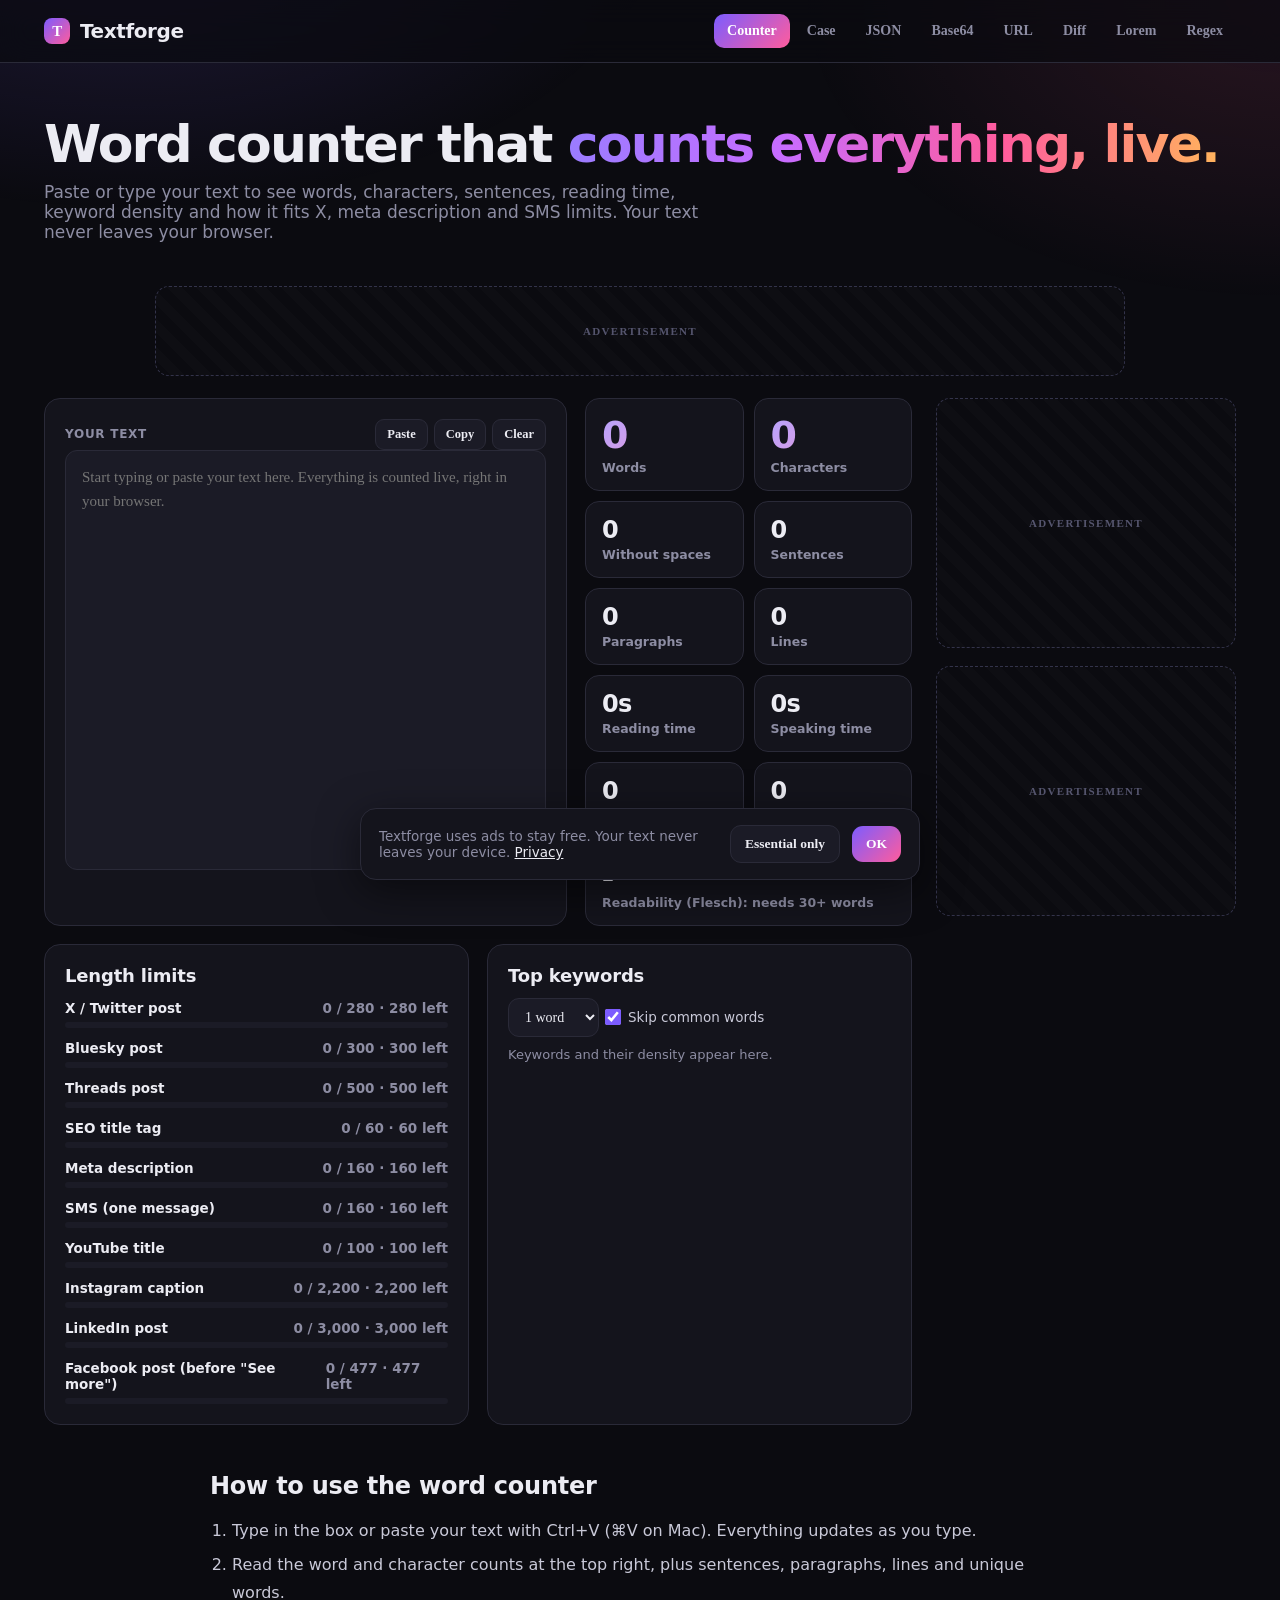
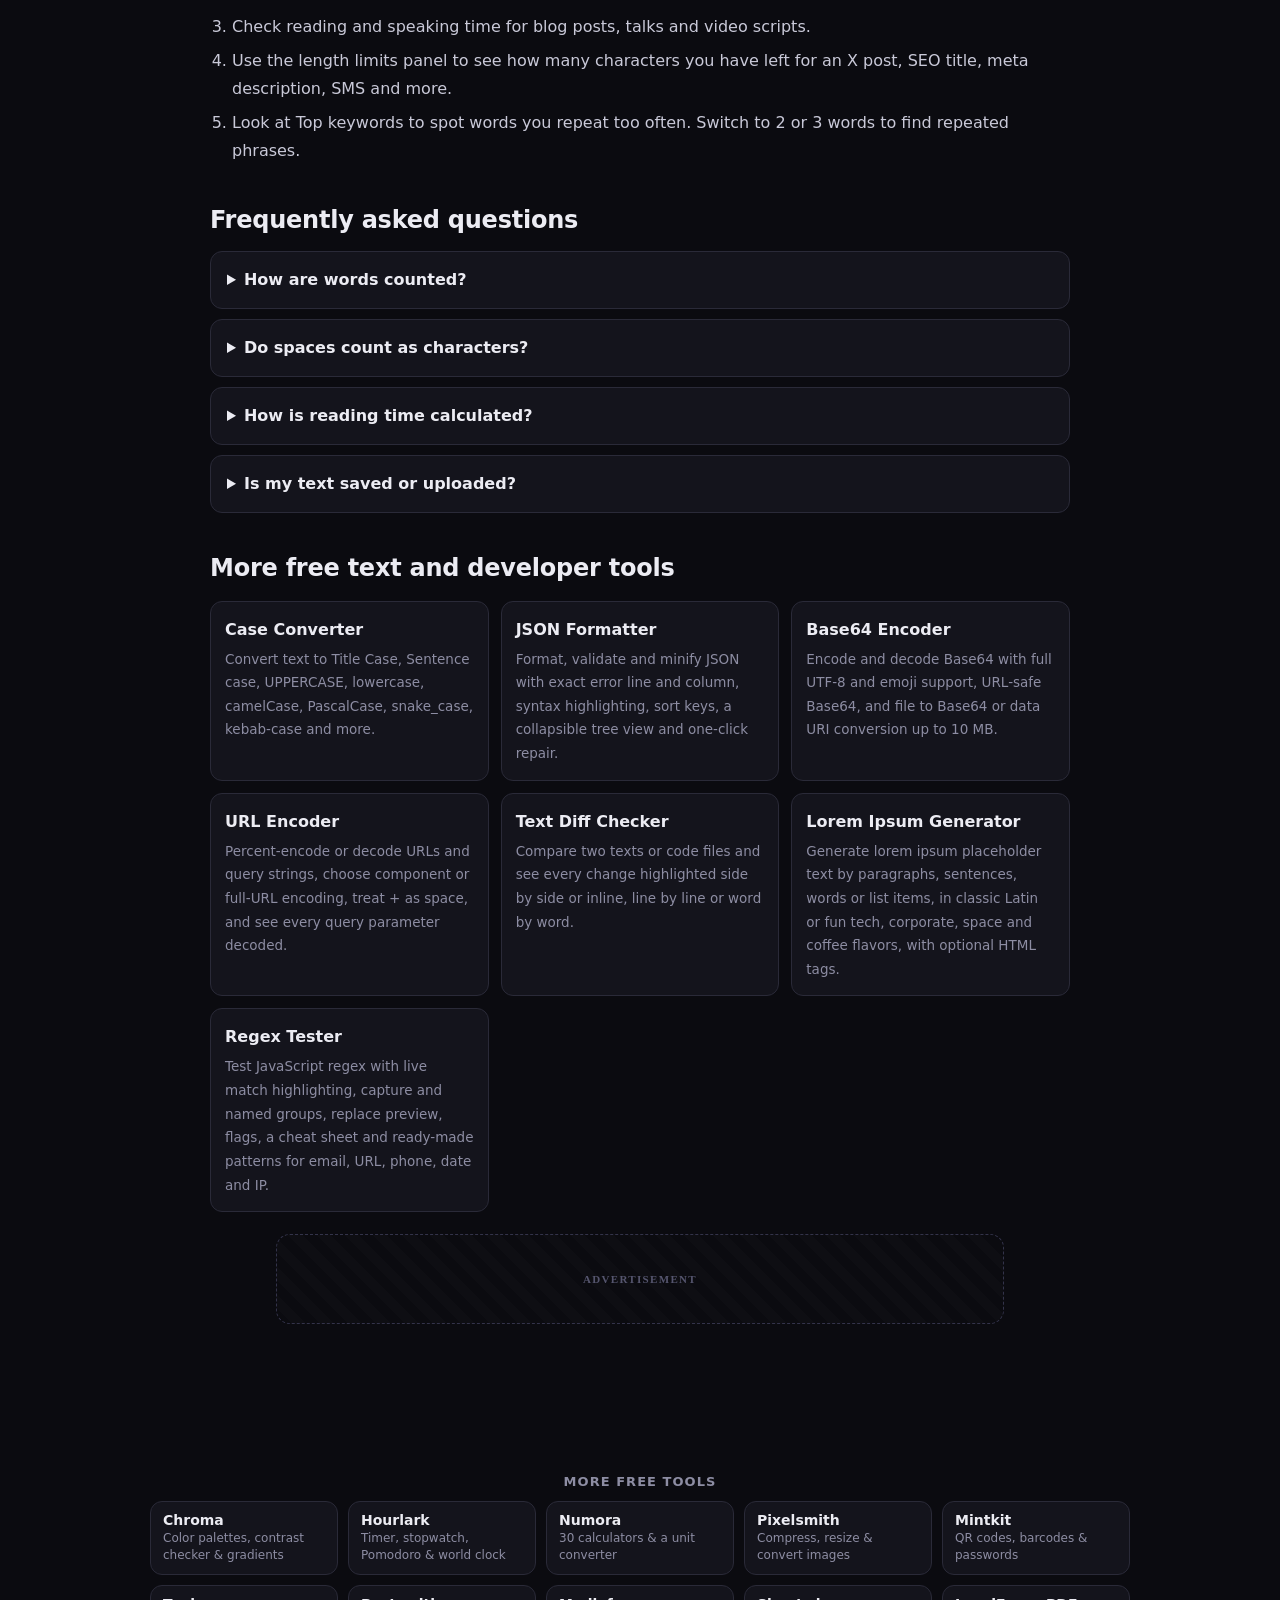
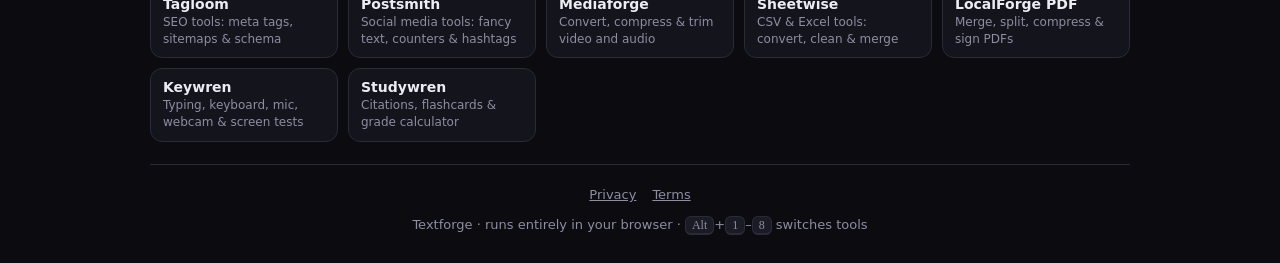
<file: index.html>
<!DOCTYPE html>
<html lang="en">
<head>
<meta charset="UTF-8">
<meta http-equiv="Content-Security-Policy" content="default-src 'self'; script-src 'self'; style-src 'self' 'unsafe-inline' https://fonts.googleapis.com; font-src https://fonts.gstatic.com; img-src 'self' data: blob:; connect-src 'self'; worker-src 'self'; object-src 'none'; base-uri 'self'; form-action 'none'; upgrade-insecure-requests">
<meta name="referrer" content="strict-origin-when-cross-origin">
<meta name="viewport" content="width=device-width, initial-scale=1.0">
<title>Word Counter: Free Character, Sentence &amp; Reading Time Counter | Textforge</title>
<meta name="description" content="Count words, characters, sentences, paragraphs and lines as you type. See reading time, keyword density and X, SEO and SMS length limits. Free and private.">
<meta name="theme-color" content="#0b0b10">
<link rel="canonical" href="https://cinch2108.github.io/textforge/">
<link rel="icon" href="data:image/svg+xml,%3Csvg xmlns='http://www.w3.org/2000/svg' viewBox='0 0 32 32'%3E%3Cdefs%3E%3ClinearGradient id='g' x1='0' y1='0' x2='1' y2='1'%3E%3Cstop offset='0' stop-color='%237c5cff'/%3E%3Cstop offset='1' stop-color='%23ff5c9d'/%3E%3C/linearGradient%3E%3C/defs%3E%3Crect width='32' height='32' rx='9' fill='url(%23g)'/%3E%3Cpath d='M9 10h14M16 10v13' stroke='%23fff' stroke-width='3.2' stroke-linecap='round'/%3E%3C/svg%3E">
<meta property="og:type" content="website">
<meta property="og:site_name" content="Textforge">
<meta property="og:title" content="Word Counter: Free Character, Sentence &amp; Reading Time Counter | Textforge">
<meta property="og:description" content="Count words, characters, sentences, paragraphs and lines as you type. See reading time, keyword density and X, SEO and SMS length limits. Free and private.">
<meta property="og:url" content="https://cinch2108.github.io/textforge/">
<meta name="twitter:card" content="summary_large_image">
<meta name="twitter:title" content="Word Counter: Free Character, Sentence &amp; Reading Time Counter | Textforge">
<meta name="twitter:description" content="Count words, characters, sentences, paragraphs and lines as you type. See reading time, keyword density and X, SEO and SMS length limits. Free and private.">
<script type="application/ld+json">{"@context":"https://schema.org","@type":"WebApplication","name":"Textforge","applicationCategory":"DeveloperApplication","operatingSystem":"Any","browserRequirements":"Requires JavaScript","offers":{"@type":"Offer","price":"0","priceCurrency":"USD"},"description":"Free word counter, case converter, JSON formatter and validator, Base64 and URL encoder, text diff checker, lorem ipsum generator and regex tester that run entirely in your browser."}</script>

<link rel="preconnect" href="https://fonts.googleapis.com">
<link rel="preconnect" href="https://fonts.gstatic.com" crossorigin>
<link href="https://fonts.googleapis.com/css2?family=Inter:wght@400;500;600;700;800&family=JetBrains+Mono:wght@400;500;600&display=swap" rel="stylesheet">
<link rel="stylesheet" href="styles.css">
<script type="application/ld+json">{"@context": "https://schema.org", "@type": "FAQPage", "mainEntity": [{"@type": "Question", "name": "How are words counted?", "acceptedAnswer": {"@type": "Answer", "text": "A word is any run of letters or numbers, so contractions like “don’t” and hyphenated words like “well-known” count as one word, the same way Microsoft Word counts them. Chinese, Japanese and Thai text is split into words using your browser’s built-in language rules."}}, {"@type": "Question", "name": "Do spaces count as characters?", "acceptedAnswer": {"@type": "Answer", "text": "Yes, the main character count includes spaces and punctuation, which is how X, Google and most forms count. The “Without spaces” figure leaves out all spaces, tabs and line breaks. Emoji and accented letters count as one character each."}}, {"@type": "Question", "name": "How is reading time calculated?", "acceptedAnswer": {"@type": "Answer", "text": "Reading time assumes an average silent reading speed of 238 words per minute, and speaking time assumes 150 words per minute, which is a comfortable pace for presentations and voiceovers."}}, {"@type": "Question", "name": "Is my text saved or uploaded?", "acceptedAnswer": {"@type": "Answer", "text": "No. All counting happens in your browser. Nothing you type is sent to a server or stored, so it is safe for private documents."}}]}</script>
<script type="application/ld+json">{"@context": "https://schema.org", "@type": "BreadcrumbList", "itemListElement": [{"@type": "ListItem", "position": 1, "name": "Textforge", "item": "https://cinch2108.github.io/textforge/"}]}</script>
</head>
<body data-view="count" data-page="count" data-home="1">
<a class="skip" href="#main">Skip to tool</a>
<header><div class="nav">
  <a class="logo" href="./" aria-label="Textforge home" style="color:inherit;text-decoration:none"><i></i>Textforge</a>
  <nav class="tabs" id="tabs" aria-label="Tools"><a class="tab active" data-p="count" data-v="count" data-name="Word Counter" href="./" aria-current="page" title="Word Counter (Alt+1)">Counter</a><a class="tab" data-p="case" data-v="case" data-name="Case Converter" href="case-converter/" title="Case Converter (Alt+2)">Case</a><a class="tab" data-p="json" data-v="json" data-name="JSON Formatter" href="json-formatter/" title="JSON Formatter (Alt+3)">JSON</a><a class="tab" data-p="b64" data-v="encode" data-name="Base64 Encoder" href="base64-encode-decode/" title="Base64 Encoder (Alt+4)">Base64</a><a class="tab" data-p="url" data-v="encode" data-name="URL Encoder" href="url-encode-decode/" title="URL Encoder (Alt+5)">URL</a><a class="tab" data-p="diff" data-v="diff" data-name="Text Diff Checker" href="text-diff/" title="Text Diff Checker (Alt+6)">Diff</a><a class="tab" data-p="lorem" data-v="lorem" data-name="Lorem Ipsum Generator" href="lorem-ipsum-generator/" title="Lorem Ipsum Generator (Alt+7)">Lorem</a><a class="tab" data-p="regex" data-v="regex" data-name="Regex Tester" href="regex-tester/" title="Regex Tester (Alt+8)">Regex</a></nav>
</div></header>

<main id="main">
<section class="hero">
  <h1>Word counter that <span>counts everything, live.</span></h1>
  <p>Paste or type your text to see words, characters, sentences, reading time, keyword density and how it fits X, meta description and SMS limits. Your text never leaves your browser.</p>
  <div id="resume" class="resume" hidden></div>
</section>
<!-- AD SLOT: top leaderboard 970x90 (responsive). Paste ad unit inside. -->
<div class="ad ad-leader" id="ad-top" data-ad-slot="top" aria-label="Advertisement"></div>
<div class="layout"><div class="content">

<!-- WORD COUNTER -->
<section class="view active" id="v-count" aria-label="Word and character counter">
  <div class="split">
    <div class="card">
      <div class="row between"><label class="lbl" for="cnt-in" style="margin:0">Your text</label>
        <div class="row tight"><button class="btn sm" data-act="paste" data-target="cnt-in">Paste</button><button class="btn sm" data-act="copy-el" data-target="cnt-in">Copy</button><button class="btn sm" data-act="clear" data-target="cnt-in">Clear</button></div></div>
      <textarea id="cnt-in" class="ta tall" maxlength="2000000" spellcheck="true" placeholder="Start typing or paste your text here. Everything is counted live, right in your browser."></textarea>
    </div>
    <div class="stats" id="cnt-stats">
      <div class="stat hero-stat"><b data-k="words">0</b><span>Words</span></div>
      <div class="stat hero-stat"><b data-k="chars">0</b><span>Characters</span></div>
      <div class="stat"><b data-k="nospace">0</b><span>Without spaces</span></div>
      <div class="stat"><b data-k="sentences">0</b><span>Sentences</span></div>
      <div class="stat"><b data-k="paras">0</b><span>Paragraphs</span></div>
      <div class="stat"><b data-k="lines">0</b><span>Lines</span></div>
      <div class="stat"><b data-k="read">0s</b><span>Reading time</span></div>
      <div class="stat"><b data-k="speak">0s</b><span>Speaking time</span></div>
      <div class="stat"><b data-k="unique">0</b><span>Unique words</span></div>
      <div class="stat"><b data-k="avg">0</b><span>Avg word length</span></div>
      <div class="stat wide"><b data-k="flesch">–</b><span data-k="fleschlbl">Readability (Flesch)</span></div>
    </div>
  </div>
  <div class="grid2 mt">
    <div class="card"><h2>Length limits</h2><div class="limits" id="cnt-limits"></div></div>
    <div class="card">
      <div class="row between"><h2 style="margin:0">Top keywords</h2>
        <div class="row tight"><select id="kw-n" aria-label="Phrase length"><option value="1">1 word</option><option value="2">2 words</option><option value="3">3 words</option></select>
        <label class="check"><input type="checkbox" id="kw-stop" checked> Skip common words</label></div></div>
      <div class="kw mt2" id="cnt-kw"><p class="hint">Keywords and their density appear here.</p></div>
    </div>
  </div>
</section>

<!-- CASE CONVERTER -->
<section class="view" id="v-case" aria-label="Case converter">
  <div class="card">
    <label class="lbl">Change case</label>
    <div class="chipbar" id="case-btns">
      <button class="btn" data-case="upper">UPPERCASE</button><button class="btn" data-case="lower">lowercase</button>
      <button class="btn" data-case="title">Title Case</button><button class="btn" data-case="sentence">Sentence case</button>
      <button class="btn" data-case="camel">camelCase</button><button class="btn" data-case="pascal">PascalCase</button>
      <button class="btn" data-case="snake">snake_case</button><button class="btn" data-case="kebab">kebab-case</button>
      <button class="btn" data-case="constant">CONSTANT_CASE</button><button class="btn" data-case="dot">dot.case</button>
      <button class="btn" data-case="alternating">aLtErNaTiNg</button><button class="btn" data-case="inverse">iNVERSE</button>
    </div>
    <label class="lbl mt2">Clean up</label>
    <div class="chipbar">
      <button class="btn" data-case="trim">Trim &amp; remove extra spaces</button><button class="btn" data-case="nobreaks">Remove line breaks</button>
      <button class="btn" data-case="noempty">Remove empty lines</button><button class="btn" data-case="sortaz">Sort lines A→Z</button>
      <button class="btn" data-case="sortza">Sort lines Z→A</button><button class="btn" data-case="dedupe">Remove duplicate lines</button>
      <button class="btn" data-case="revlines">Reverse line order</button><button class="btn" data-case="revtext">Reverse text</button>
      <button class="btn" data-case="number">Number lines</button>
    </div>
    <textarea id="case-in" class="ta mt" maxlength="2000000" spellcheck="false" placeholder="Paste text, then click a button above. Each line is converted separately, so lists work too."></textarea>
    <div class="row between mt2">
      <span class="hint" id="case-info">0 characters · 0 lines</span>
      <div class="row tight"><button class="btn sm" data-act="case-undo">↶ Undo</button><button class="btn sm" data-act="copy-el" data-target="case-in">Copy</button><button class="btn sm" data-act="download-el" data-target="case-in" data-name="text.txt">⬇ Download</button><button class="btn sm" data-act="clear" data-target="case-in">Clear</button></div>
    </div>
  </div>
</section>

<!-- JSON -->
<section class="view" id="v-json" aria-label="JSON formatter and validator">
  <div class="row toolbar">
    <button class="btn primary" data-act="json-format">Format <kbd class="dk">Ctrl ↵</kbd></button>
    <button class="btn" data-act="json-minify">Minify</button>
    <button class="btn" data-act="json-repair" title="Fix trailing commas, comments, single quotes, unquoted keys">✨ Repair</button>
    <select id="json-indent" aria-label="Indent"><option value="2">2 spaces</option><option value="4">4 spaces</option><option value="tab">Tabs</option></select>
    <label class="check"><input type="checkbox" id="json-sort"> Sort keys</label>
    <div class="seg" id="json-view" role="group" aria-label="Output view"><button class="on" data-jv="code">Code</button><button data-jv="tree">Tree</button></div>
    <div class="row tight push"><button class="btn sm" data-act="json-sample">Sample</button><button class="btn sm" data-act="clear" data-target="json-in">Clear</button></div>
  </div>
  <div class="grid2 mt2">
    <div class="card pad0">
      <div class="cardhead"><span class="lbl" style="margin:0">Input</span><span class="pill" id="json-status">Waiting for JSON</span></div>
      <textarea id="json-in" class="ta code-ta tall flat" maxlength="5000000" spellcheck="false" placeholder='Paste JSON here, e.g. {"name":"Textforge","free":true}'></textarea>
      <div class="errbox" id="json-err" hidden></div>
    </div>
    <div class="card pad0">
      <div class="cardhead"><span class="lbl" style="margin:0">Output</span><div class="row tight"><button class="btn sm" data-act="json-copy">Copy</button><button class="btn sm" data-act="json-download">⬇ Download</button></div></div>
      <pre class="code out tall" id="json-out" tabindex="0"></pre>
      <div class="tree tall" id="json-tree" hidden tabindex="0"></div>
    </div>
  </div>
</section>

<!-- ENCODE -->
<section class="view" id="v-encode" aria-label="Base64, URL and HTML entity encoder and decoder">
  <div class="row toolbar">
    <div class="seg" id="enc-mode" role="group" aria-label="Format"><button class="on" data-mode="b64">Base64</button><button data-mode="url">URL</button><button data-mode="html">HTML entities</button></div>
    <div class="seg" id="enc-dir" role="group" aria-label="Direction"><button class="on" data-dir="enc">Encode</button><button data-dir="dec">Decode</button></div>
    <span class="opts" data-for="b64"><label class="check"><input type="checkbox" id="b64-url"> URL-safe (-_ no padding)</label></span>
    <span class="opts" data-for="url" hidden><select id="url-kind" aria-label="URL encoding type"><option value="component">Component (query values)</option><option value="full">Full URL (keep :/?#&amp;)</option></select><label class="check"><input type="checkbox" id="url-plus"> + means space</label></span>
    <span class="opts" data-for="html" hidden><label class="check"><input type="checkbox" id="html-all"> Also encode non-ASCII</label></span>
  </div>
  <div class="grid2 mt2">
    <div class="card pad0"><div class="cardhead"><span class="lbl" style="margin:0" id="enc-inlbl">Text to encode</span><button class="btn sm" data-act="clear" data-target="enc-in">Clear</button></div>
      <textarea id="enc-in" class="ta code-ta flat" maxlength="5000000" spellcheck="false" placeholder="Type or paste here. Results update as you type."></textarea></div>
    <div class="card pad0"><div class="cardhead"><span class="lbl" style="margin:0">Result <span class="pill sm" id="enc-status"></span></span>
      <div class="row tight"><button class="btn sm" data-act="enc-swap" title="Use result as input and flip direction">⇄ Swap</button><button class="btn sm" data-act="copy-el" data-target="enc-out">Copy</button><button class="btn sm" data-act="download-el" data-target="enc-out" data-name="result.txt">⬇</button></div></div>
      <textarea id="enc-out" class="ta code-ta flat" readonly spellcheck="false"></textarea></div>
  </div>
  <div class="card mt" data-for="b64" id="b64-file">
    <h2>File to Base64</h2>
    <div class="drop" id="drop" tabindex="0" role="button" aria-label="Choose a file to encode"><div class="dropic">📄</div><b>Drop a file, or click to choose</b><p class="hint">Up to 10 MB. The file is read on your device and never uploaded.</p><input type="file" id="file" hidden></div>
    <div class="row mt2"><label class="check"><input type="checkbox" id="b64-datauri" checked> Include data: URI prefix</label><button class="btn sm" data-act="b64-tofile">⬇ Decode Base64 input to a file</button></div>
    <div id="file-out" class="fileout" hidden><img id="file-prev" alt="Preview of the chosen image" hidden><div><div id="file-meta" class="hint"></div><div class="row tight mt2"><button class="btn sm" data-act="file-copy">Copy Base64</button><button class="btn sm" data-act="file-css" id="file-css-btn" hidden>Copy as CSS background</button><button class="btn sm" data-act="file-img" id="file-img-btn" hidden>Copy as &lt;img&gt; tag</button></div></div></div>
  </div>
  <div class="card mt" data-for="url" id="url-parts" hidden>
    <h2>URL breakdown</h2><p class="hint" id="url-hint">Paste a full URL (https://…) in the input to see its parts and decoded query parameters.</p>
    <div id="url-table"></div>
  </div>
</section>

<!-- DIFF -->
<section class="view" id="v-diff" aria-label="Text diff checker">
  <div class="grid2">
    <div class="card pad0"><div class="cardhead"><label class="lbl" for="diff-a" style="margin:0">Original</label><button class="btn sm" data-act="clear" data-target="diff-a">Clear</button></div><textarea id="diff-a" class="ta code-ta flat" maxlength="1000000" spellcheck="false" placeholder="Paste the original text"></textarea></div>
    <div class="card pad0"><div class="cardhead"><label class="lbl" for="diff-b" style="margin:0">Changed</label><button class="btn sm" data-act="clear" data-target="diff-b">Clear</button></div><textarea id="diff-b" class="ta code-ta flat" maxlength="1000000" spellcheck="false" placeholder="Paste the changed text"></textarea></div>
  </div>
  <div class="row toolbar mt2">
    <div class="seg" id="diff-view" role="group" aria-label="Layout"><button class="on" data-dv="side">Side by side</button><button data-dv="inline">Inline</button></div>
    <div class="seg" id="diff-level" role="group" aria-label="Detail"><button class="on" data-dl="line">Lines</button><button data-dl="word">Words</button></div>
    <label class="check"><input type="checkbox" id="diff-ws"> Ignore whitespace</label>
    <label class="check"><input type="checkbox" id="diff-case"> Ignore case</label>
    <label class="check"><input type="checkbox" id="diff-collapse" checked> Hide unchanged</label>
    <div class="row tight push"><button class="btn sm" data-act="diff-swap">⇄ Swap</button><button class="btn sm" data-act="diff-sample">Sample</button></div>
  </div>
  <div class="row mt2" id="diff-stats"></div>
  <div class="diffout mt2" id="diff-out"><p class="hint pad">Paste two versions of your text to see what changed.</p></div>
</section>

<!-- LOREM -->
<section class="view" id="v-lorem" aria-label="Lorem ipsum generator">
  <div class="card">
    <div class="row">
      <div><label class="lbl" for="lo-n">How many</label><input type="number" id="lo-n" min="1" max="100" value="3" style="width:90px"></div>
      <div><label class="lbl" for="lo-unit">Of</label><select id="lo-unit"><option value="p">Paragraphs</option><option value="s">Sentences</option><option value="w">Words</option><option value="l">List items</option></select></div>
      <div><label class="lbl" for="lo-flavor">Flavor</label><select id="lo-flavor"><option value="latin">Classic Latin</option><option value="tech">Tech &amp; startup</option><option value="office">Corporate speak</option><option value="space">Space</option><option value="coffee">Coffee shop</option></select></div>
      <div class="col-checks"><label class="check"><input type="checkbox" id="lo-classic" checked> Start with "Lorem ipsum…"</label><label class="check"><input type="checkbox" id="lo-html"> HTML tags</label></div>
      <div class="row tight push"><button class="btn primary" data-act="lo-gen">Generate</button><button class="btn" data-act="copy-el" data-target="lo-out">Copy</button></div>
    </div>
    <textarea id="lo-out" class="ta mt" readonly aria-label="Generated text"></textarea>
    <p class="hint mt2" id="lo-info"></p>
  </div>
</section>

<!-- REGEX -->
<section class="view" id="v-regex" aria-label="Regex tester">
  <div class="card">
    <div class="row between"><label class="lbl" for="re-pat" style="margin:0">Regular expression</label>
      <select id="re-preset" aria-label="Common patterns"><option value="">Common patterns…</option></select></div>
    <div class="rebar mt2"><span>/</span><input type="text" id="re-pat" maxlength="2000" spellcheck="false" autocomplete="off" placeholder="[A-Z]\w+"><span>/</span>
      <div class="flags" id="re-flags" role="group" aria-label="Flags">
        <button class="on" data-flag="g" title="global: find all matches">g</button><button data-flag="i" title="ignore case">i</button><button class="on" data-flag="m" title="multiline: ^ and $ match at line breaks">m</button><button data-flag="s" title="dotAll: . matches newlines">s</button><button data-flag="u" title="unicode">u</button><button data-flag="y" title="sticky">y</button>
      </div></div>
    <div class="row between mt2"><span class="pill" id="re-status">Enter a pattern</span><span class="hint">Runs in a background worker, so runaway patterns are stopped after 1.5 s.</span></div>
    <label class="lbl mt" for="re-text">Test text</label>
    <div class="hl-wrap"><div class="hl-back" id="re-back" aria-hidden="true"></div><textarea id="re-text" class="hl-ta" maxlength="500000" spellcheck="false" placeholder="Paste text to test against"></textarea></div>
  </div>
  <div class="grid2 mt">
    <div class="card"><div class="row between"><h2 style="margin:0">Matches</h2><button class="btn sm" data-act="re-copy-matches">Copy all</button></div><div class="matches mt2" id="re-matches"><p class="hint">Matches and capture groups show up here.</p></div></div>
    <div class="card"><h2>Replace</h2><input type="text" id="re-rep" maxlength="2000" spellcheck="false" placeholder="Replacement, e.g. $1 or $&lt;name&gt;" style="width:100%">
      <pre class="code out mt2 short" id="re-out"></pre><button class="btn sm mt2" data-act="copy-el" data-target="re-out">Copy result</button></div>
  </div>
  <div class="card mt"><h2>Cheat sheet</h2><p class="hint" style="margin:-8px 0 12px">Click any token to insert it into your pattern.</p><div class="cheat" id="cheat"></div></div>
</section>
</div>
<aside class="rail"><!-- AD SLOTS: sticky sidebar 300x250 x2 -->
<div class="ad ad-rect" id="ad-side-1" data-ad-slot="side-1" aria-label="Advertisement"></div><div class="ad ad-rect" id="ad-side-2" data-ad-slot="side-2" aria-label="Advertisement"></div></aside>
</div>
<article class="seo">
<h2>How to use the word counter</h2>
<ol><li>Type in the box or paste your text with Ctrl+V (⌘V on Mac). Everything updates as you type.</li><li>Read the word and character counts at the top right, plus sentences, paragraphs, lines and unique words.</li><li>Check reading and speaking time for blog posts, talks and video scripts.</li><li>Use the length limits panel to see how many characters you have left for an X post, SEO title, meta description, SMS and more.</li><li>Look at Top keywords to spot words you repeat too often. Switch to 2 or 3 words to find repeated phrases.</li></ol>
<h2>Frequently asked questions</h2>
<details><summary>How are words counted?</summary><p>A word is any run of letters or numbers, so contractions like “don’t” and hyphenated words like “well-known” count as one word, the same way Microsoft Word counts them. Chinese, Japanese and Thai text is split into words using your browser’s built-in language rules.</p></details><details><summary>Do spaces count as characters?</summary><p>Yes, the main character count includes spaces and punctuation, which is how X, Google and most forms count. The “Without spaces” figure leaves out all spaces, tabs and line breaks. Emoji and accented letters count as one character each.</p></details><details><summary>How is reading time calculated?</summary><p>Reading time assumes an average silent reading speed of 238 words per minute, and speaking time assumes 150 words per minute, which is a comfortable pace for presentations and voiceovers.</p></details><details><summary>Is my text saved or uploaded?</summary><p>No. All counting happens in your browser. Nothing you type is sent to a server or stored, so it is safe for private documents.</p></details>
<h2>More free text and developer tools</h2>
<div class="toollinks"><a href="case-converter/">Case Converter<span>Convert text to Title Case, Sentence case, UPPERCASE, lowercase, camelCase, PascalCase, snake_case, kebab-case and more.</span></a><a href="json-formatter/">JSON Formatter<span>Format, validate and minify JSON with exact error line and column, syntax highlighting, sort keys, a collapsible tree view and one-click repair.</span></a><a href="base64-encode-decode/">Base64 Encoder<span>Encode and decode Base64 with full UTF-8 and emoji support, URL-safe Base64, and file to Base64 or data URI conversion up to 10 MB.</span></a><a href="url-encode-decode/">URL Encoder<span>Percent-encode or decode URLs and query strings, choose component or full-URL encoding, treat + as space, and see every query parameter decoded.</span></a><a href="text-diff/">Text Diff Checker<span>Compare two texts or code files and see every change highlighted side by side or inline, line by line or word by word.</span></a><a href="lorem-ipsum-generator/">Lorem Ipsum Generator<span>Generate lorem ipsum placeholder text by paragraphs, sentences, words or list items, in classic Latin or fun tech, corporate, space and coffee flavors, with optional HTML tags.</span></a><a href="regex-tester/">Regex Tester<span>Test JavaScript regex with live match highlighting, capture and named groups, replace preview, flags, a cheat sheet and ready-made patterns for email, URL, phone, date and IP.</span></a></div>
</article>
<!-- AD SLOT: footer 728x90 -->
<div class="ad ad-foot" id="ad-foot" data-ad-slot="foot" aria-label="Advertisement"></div>
</main>
<div class="toast" id="toast" role="status" aria-live="polite"></div>
<div class="consent" id="consent" role="dialog" aria-label="Cookie notice"><span>Textforge uses ads to stay free. Your text never leaves your device. <a href="privacy.html">Privacy</a></span><button class="btn" id="c-no">Essential only</button><button class="btn primary" id="c-yes">OK</button></div>
<footer><!--team--><nav class="more-tools" aria-label="More free tools"><h2>More free tools</h2><ul><li><a href="https://cinch2108.github.io/chroma/" rel="noopener">Chroma</a><span>Color palettes, contrast checker &amp; gradients</span></li><li><a href="https://cinch2108.github.io/hourlark/" rel="noopener">Hourlark</a><span>Timer, stopwatch, Pomodoro &amp; world clock</span></li><li><a href="https://cinch2108.github.io/numora/" rel="noopener">Numora</a><span>30 calculators &amp; a unit converter</span></li><li><a href="https://cinch2108.github.io/pixelsmith/" rel="noopener">Pixelsmith</a><span>Compress, resize &amp; convert images</span></li><li><a href="https://cinch2108.github.io/mintkit/" rel="noopener">Mintkit</a><span>QR codes, barcodes &amp; passwords</span></li><li><a href="https://cinch2108.github.io/tagloom/" rel="noopener">Tagloom</a><span>SEO tools: meta tags, sitemaps &amp; schema</span></li><li><a href="https://cinch2108.github.io/postsmith/" rel="noopener">Postsmith</a><span>Social media tools: fancy text, counters &amp; hashtags</span></li><li><a href="https://cinch2108.github.io/mediaforge/" rel="noopener">Mediaforge</a><span>Convert, compress &amp; trim video and audio</span></li><li><a href="https://cinch2108.github.io/datakit/" rel="noopener">Sheetwise</a><span>CSV &amp; Excel tools: convert, clean &amp; merge</span></li><li><a href="https://cinch2108.github.io/" rel="noopener">LocalForge PDF</a><span>Merge, split, compress &amp; sign PDFs</span></li><li><a href="https://cinch2108.github.io/keywren/" rel="noopener">Keywren</a><span>Typing, keyboard, mic, webcam &amp; screen tests</span></li><li><a href="https://cinch2108.github.io/studywren/" rel="noopener">Studywren</a><span>Citations, flashcards &amp; grade calculator</span></li></ul></nav><!--/team--><div class="footlinks"><a href="privacy.html">Privacy</a><a href="terms.html">Terms</a></div><br>Textforge · runs entirely in your browser · <kbd>Alt</kbd>+<kbd>1</kbd>–<kbd>8</kbd> switches tools</footer>

<script src="app.js" defer></script>
</body>
</html>
</file>
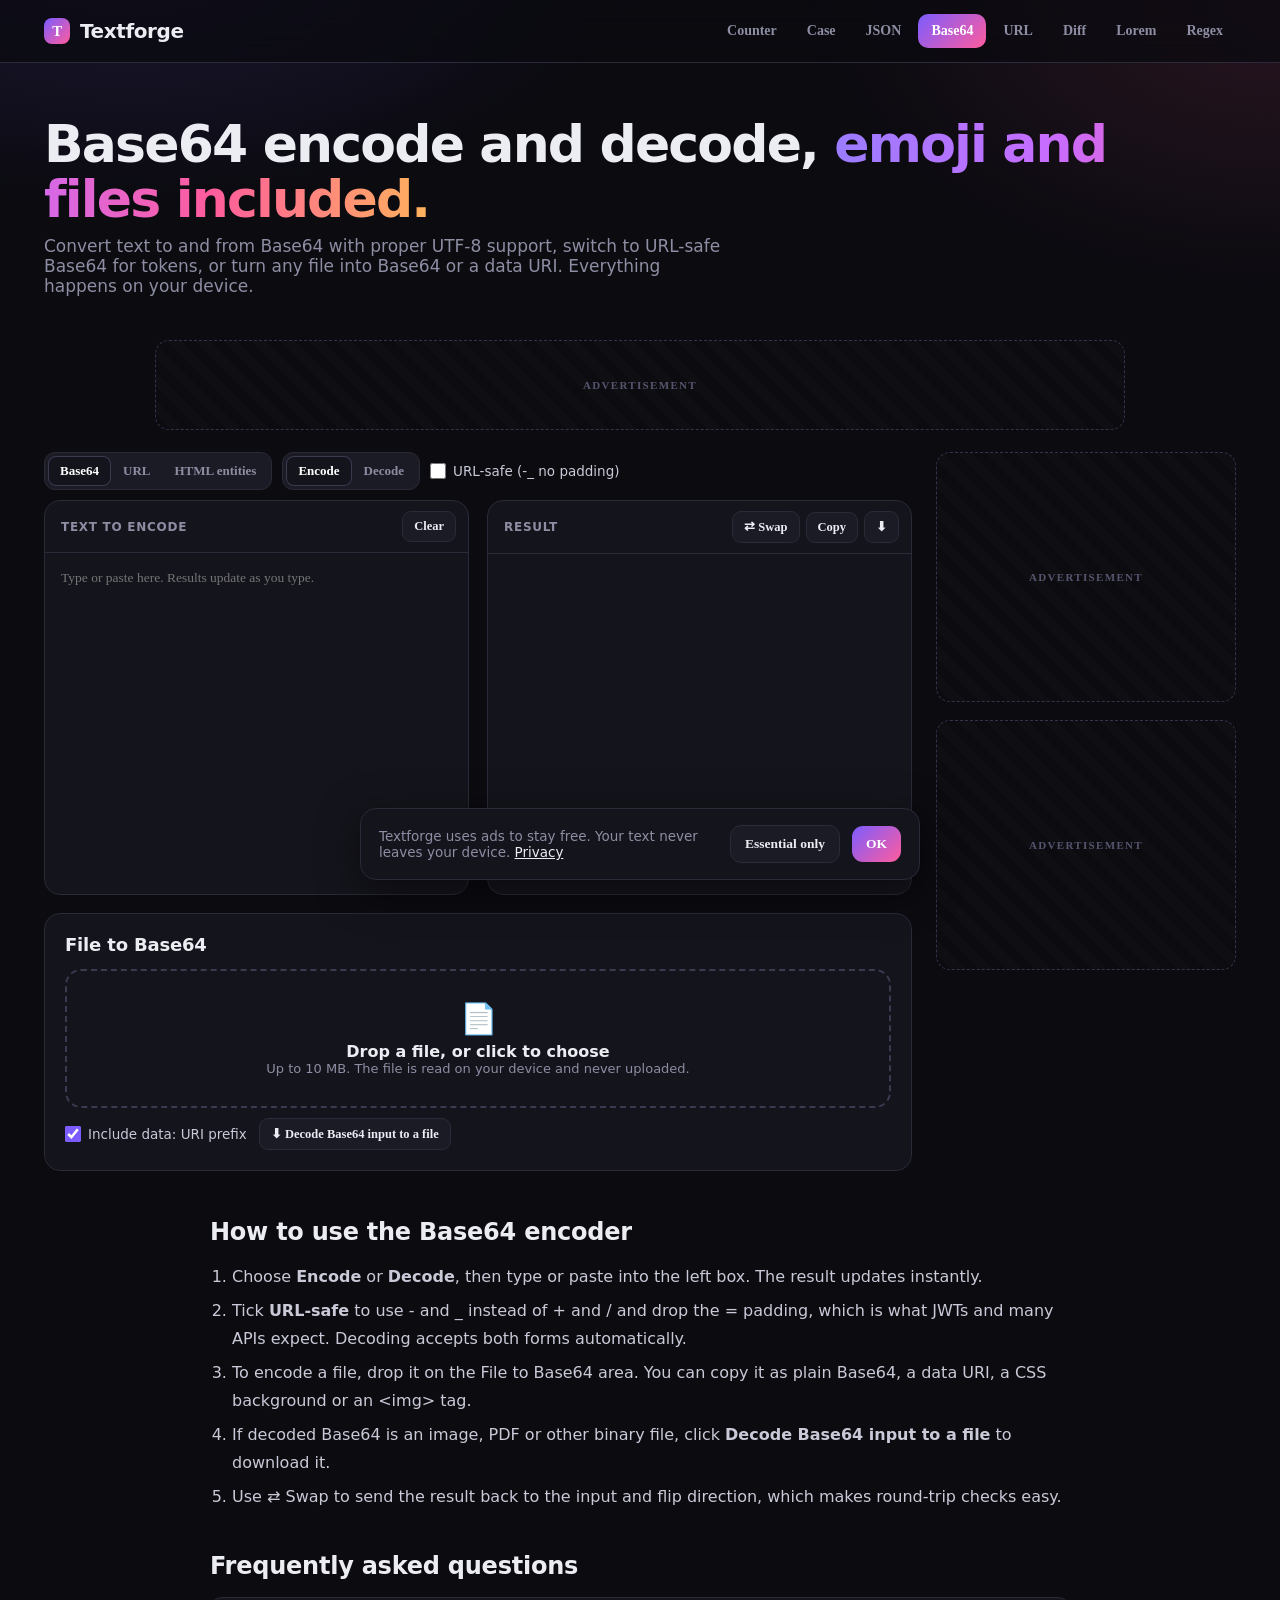
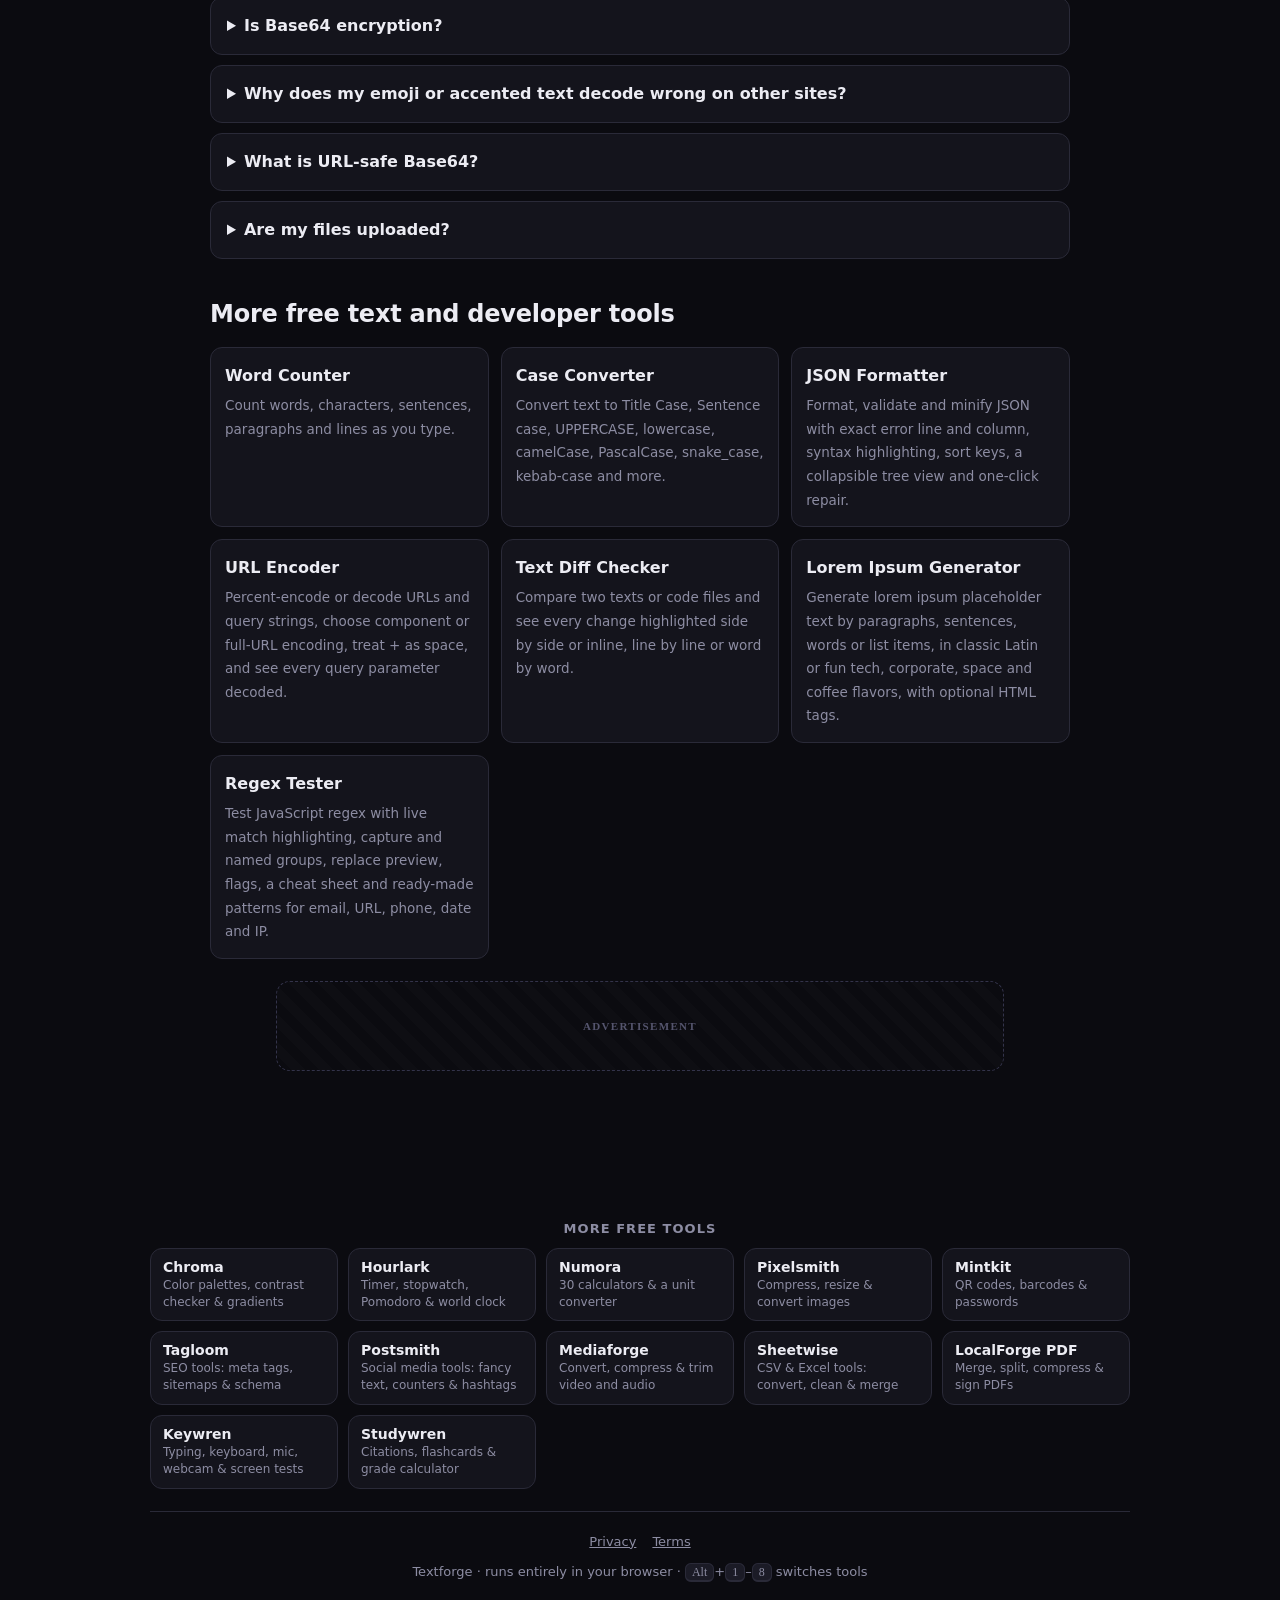
<file: base64-encode-decode/index.html>
<!DOCTYPE html>
<html lang="en">
<head>
<meta charset="UTF-8">
<meta http-equiv="Content-Security-Policy" content="default-src 'self'; script-src 'self'; style-src 'self' 'unsafe-inline' https://fonts.googleapis.com; font-src https://fonts.gstatic.com; img-src 'self' data: blob:; connect-src 'self'; worker-src 'self'; object-src 'none'; base-uri 'self'; form-action 'none'; upgrade-insecure-requests">
<meta name="referrer" content="strict-origin-when-cross-origin">
<meta name="viewport" content="width=device-width, initial-scale=1.0">
<title>Base64 Encode &amp; Decode: Text, Files &amp; URL-Safe Base64 | Textforge</title>
<meta name="description" content="Encode and decode Base64 with full UTF-8 and emoji support, URL-safe Base64, and file to Base64 or data URI conversion up to 10 MB. Free and nothing is uploaded.">
<meta name="theme-color" content="#0b0b10">
<link rel="canonical" href="https://cinch2108.github.io/textforge/base64-encode-decode/">
<link rel="icon" href="data:image/svg+xml,%3Csvg xmlns='http://www.w3.org/2000/svg' viewBox='0 0 32 32'%3E%3Cdefs%3E%3ClinearGradient id='g' x1='0' y1='0' x2='1' y2='1'%3E%3Cstop offset='0' stop-color='%237c5cff'/%3E%3Cstop offset='1' stop-color='%23ff5c9d'/%3E%3C/linearGradient%3E%3C/defs%3E%3Crect width='32' height='32' rx='9' fill='url(%23g)'/%3E%3Cpath d='M9 10h14M16 10v13' stroke='%23fff' stroke-width='3.2' stroke-linecap='round'/%3E%3C/svg%3E">
<meta property="og:type" content="website">
<meta property="og:site_name" content="Textforge">
<meta property="og:title" content="Base64 Encode &amp; Decode: Text, Files &amp; URL-Safe Base64 | Textforge">
<meta property="og:description" content="Encode and decode Base64 with full UTF-8 and emoji support, URL-safe Base64, and file to Base64 or data URI conversion up to 10 MB. Free and nothing is uploaded.">
<meta property="og:url" content="https://cinch2108.github.io/textforge/base64-encode-decode/">
<meta name="twitter:card" content="summary_large_image">
<meta name="twitter:title" content="Base64 Encode &amp; Decode: Text, Files &amp; URL-Safe Base64 | Textforge">
<meta name="twitter:description" content="Encode and decode Base64 with full UTF-8 and emoji support, URL-safe Base64, and file to Base64 or data URI conversion up to 10 MB. Free and nothing is uploaded.">
<script type="application/ld+json">{"@context":"https://schema.org","@type":"WebApplication","name":"Textforge","applicationCategory":"DeveloperApplication","operatingSystem":"Any","browserRequirements":"Requires JavaScript","offers":{"@type":"Offer","price":"0","priceCurrency":"USD"},"description":"Free word counter, case converter, JSON formatter and validator, Base64 and URL encoder, text diff checker, lorem ipsum generator and regex tester that run entirely in your browser."}</script>

<link rel="preconnect" href="https://fonts.googleapis.com">
<link rel="preconnect" href="https://fonts.gstatic.com" crossorigin>
<link href="https://fonts.googleapis.com/css2?family=Inter:wght@400;500;600;700;800&family=JetBrains+Mono:wght@400;500;600&display=swap" rel="stylesheet">
<link rel="stylesheet" href="../styles.css">
<script type="application/ld+json">{"@context": "https://schema.org", "@type": "FAQPage", "mainEntity": [{"@type": "Question", "name": "Is Base64 encryption?", "acceptedAnswer": {"@type": "Answer", "text": "No. Base64 is an encoding that turns bytes into plain text so they can travel through email, JSON or URLs. Anyone can decode it, so never use it to protect passwords or secrets."}}, {"@type": "Question", "name": "Why does my emoji or accented text decode wrong on other sites?", "acceptedAnswer": {"@type": "Answer", "text": "Many tools use the browser’s btoa function directly, which only handles Latin-1. Textforge converts text to UTF-8 bytes first, so emoji, accents and every language round-trip correctly."}}, {"@type": "Question", "name": "What is URL-safe Base64?", "acceptedAnswer": {"@type": "Answer", "text": "It is a variant that replaces + with - and / with _ and usually removes the trailing = padding, so the result can be used in URLs, file names and JSON Web Tokens without escaping."}}, {"@type": "Question", "name": "Are my files uploaded?", "acceptedAnswer": {"@type": "Answer", "text": "No. Files are read with your browser’s FileReader and encoded locally. Files up to 10 MB are supported; Base64 makes data about 33% larger."}}]}</script>
<script type="application/ld+json">{"@context": "https://schema.org", "@type": "BreadcrumbList", "itemListElement": [{"@type": "ListItem", "position": 1, "name": "Textforge", "item": "https://cinch2108.github.io/textforge/"}, {"@type": "ListItem", "position": 2, "name": "Base64 Encoder", "item": "https://cinch2108.github.io/textforge/base64-encode-decode/"}]}</script>
</head>
<body data-view="encode" data-page="b64" data-mode="b64">
<a class="skip" href="#main">Skip to tool</a>
<header><div class="nav">
  <a class="logo" href="../" aria-label="Textforge home" style="color:inherit;text-decoration:none"><i></i>Textforge</a>
  <nav class="tabs" id="tabs" aria-label="Tools"><a class="tab" data-p="count" data-v="count" data-name="Word Counter" href="../" title="Word Counter (Alt+1)">Counter</a><a class="tab" data-p="case" data-v="case" data-name="Case Converter" href="../case-converter/" title="Case Converter (Alt+2)">Case</a><a class="tab" data-p="json" data-v="json" data-name="JSON Formatter" href="../json-formatter/" title="JSON Formatter (Alt+3)">JSON</a><a class="tab active" data-p="b64" data-v="encode" data-name="Base64 Encoder" href="../base64-encode-decode/" aria-current="page" title="Base64 Encoder (Alt+4)">Base64</a><a class="tab" data-p="url" data-v="encode" data-name="URL Encoder" href="../url-encode-decode/" title="URL Encoder (Alt+5)">URL</a><a class="tab" data-p="diff" data-v="diff" data-name="Text Diff Checker" href="../text-diff/" title="Text Diff Checker (Alt+6)">Diff</a><a class="tab" data-p="lorem" data-v="lorem" data-name="Lorem Ipsum Generator" href="../lorem-ipsum-generator/" title="Lorem Ipsum Generator (Alt+7)">Lorem</a><a class="tab" data-p="regex" data-v="regex" data-name="Regex Tester" href="../regex-tester/" title="Regex Tester (Alt+8)">Regex</a></nav>
</div></header>

<main id="main">
<section class="hero">
  <h1>Base64 encode and decode, <span>emoji and files included.</span></h1>
  <p>Convert text to and from Base64 with proper UTF-8 support, switch to URL-safe Base64 for tokens, or turn any file into Base64 or a data URI. Everything happens on your device.</p>
  <div id="resume" class="resume" hidden></div>
</section>
<!-- AD SLOT: top leaderboard 970x90 (responsive). Paste ad unit inside. -->
<div class="ad ad-leader" id="ad-top" data-ad-slot="top" aria-label="Advertisement"></div>
<div class="layout"><div class="content">

<!-- WORD COUNTER -->
<section class="view" id="v-count" aria-label="Word and character counter">
  <div class="split">
    <div class="card">
      <div class="row between"><label class="lbl" for="cnt-in" style="margin:0">Your text</label>
        <div class="row tight"><button class="btn sm" data-act="paste" data-target="cnt-in">Paste</button><button class="btn sm" data-act="copy-el" data-target="cnt-in">Copy</button><button class="btn sm" data-act="clear" data-target="cnt-in">Clear</button></div></div>
      <textarea id="cnt-in" class="ta tall" maxlength="2000000" spellcheck="true" placeholder="Start typing or paste your text here. Everything is counted live, right in your browser."></textarea>
    </div>
    <div class="stats" id="cnt-stats">
      <div class="stat hero-stat"><b data-k="words">0</b><span>Words</span></div>
      <div class="stat hero-stat"><b data-k="chars">0</b><span>Characters</span></div>
      <div class="stat"><b data-k="nospace">0</b><span>Without spaces</span></div>
      <div class="stat"><b data-k="sentences">0</b><span>Sentences</span></div>
      <div class="stat"><b data-k="paras">0</b><span>Paragraphs</span></div>
      <div class="stat"><b data-k="lines">0</b><span>Lines</span></div>
      <div class="stat"><b data-k="read">0s</b><span>Reading time</span></div>
      <div class="stat"><b data-k="speak">0s</b><span>Speaking time</span></div>
      <div class="stat"><b data-k="unique">0</b><span>Unique words</span></div>
      <div class="stat"><b data-k="avg">0</b><span>Avg word length</span></div>
      <div class="stat wide"><b data-k="flesch">–</b><span data-k="fleschlbl">Readability (Flesch)</span></div>
    </div>
  </div>
  <div class="grid2 mt">
    <div class="card"><h2>Length limits</h2><div class="limits" id="cnt-limits"></div></div>
    <div class="card">
      <div class="row between"><h2 style="margin:0">Top keywords</h2>
        <div class="row tight"><select id="kw-n" aria-label="Phrase length"><option value="1">1 word</option><option value="2">2 words</option><option value="3">3 words</option></select>
        <label class="check"><input type="checkbox" id="kw-stop" checked> Skip common words</label></div></div>
      <div class="kw mt2" id="cnt-kw"><p class="hint">Keywords and their density appear here.</p></div>
    </div>
  </div>
</section>

<!-- CASE CONVERTER -->
<section class="view" id="v-case" aria-label="Case converter">
  <div class="card">
    <label class="lbl">Change case</label>
    <div class="chipbar" id="case-btns">
      <button class="btn" data-case="upper">UPPERCASE</button><button class="btn" data-case="lower">lowercase</button>
      <button class="btn" data-case="title">Title Case</button><button class="btn" data-case="sentence">Sentence case</button>
      <button class="btn" data-case="camel">camelCase</button><button class="btn" data-case="pascal">PascalCase</button>
      <button class="btn" data-case="snake">snake_case</button><button class="btn" data-case="kebab">kebab-case</button>
      <button class="btn" data-case="constant">CONSTANT_CASE</button><button class="btn" data-case="dot">dot.case</button>
      <button class="btn" data-case="alternating">aLtErNaTiNg</button><button class="btn" data-case="inverse">iNVERSE</button>
    </div>
    <label class="lbl mt2">Clean up</label>
    <div class="chipbar">
      <button class="btn" data-case="trim">Trim &amp; remove extra spaces</button><button class="btn" data-case="nobreaks">Remove line breaks</button>
      <button class="btn" data-case="noempty">Remove empty lines</button><button class="btn" data-case="sortaz">Sort lines A→Z</button>
      <button class="btn" data-case="sortza">Sort lines Z→A</button><button class="btn" data-case="dedupe">Remove duplicate lines</button>
      <button class="btn" data-case="revlines">Reverse line order</button><button class="btn" data-case="revtext">Reverse text</button>
      <button class="btn" data-case="number">Number lines</button>
    </div>
    <textarea id="case-in" class="ta mt" maxlength="2000000" spellcheck="false" placeholder="Paste text, then click a button above. Each line is converted separately, so lists work too."></textarea>
    <div class="row between mt2">
      <span class="hint" id="case-info">0 characters · 0 lines</span>
      <div class="row tight"><button class="btn sm" data-act="case-undo">↶ Undo</button><button class="btn sm" data-act="copy-el" data-target="case-in">Copy</button><button class="btn sm" data-act="download-el" data-target="case-in" data-name="text.txt">⬇ Download</button><button class="btn sm" data-act="clear" data-target="case-in">Clear</button></div>
    </div>
  </div>
</section>

<!-- JSON -->
<section class="view" id="v-json" aria-label="JSON formatter and validator">
  <div class="row toolbar">
    <button class="btn primary" data-act="json-format">Format <kbd class="dk">Ctrl ↵</kbd></button>
    <button class="btn" data-act="json-minify">Minify</button>
    <button class="btn" data-act="json-repair" title="Fix trailing commas, comments, single quotes, unquoted keys">✨ Repair</button>
    <select id="json-indent" aria-label="Indent"><option value="2">2 spaces</option><option value="4">4 spaces</option><option value="tab">Tabs</option></select>
    <label class="check"><input type="checkbox" id="json-sort"> Sort keys</label>
    <div class="seg" id="json-view" role="group" aria-label="Output view"><button class="on" data-jv="code">Code</button><button data-jv="tree">Tree</button></div>
    <div class="row tight push"><button class="btn sm" data-act="json-sample">Sample</button><button class="btn sm" data-act="clear" data-target="json-in">Clear</button></div>
  </div>
  <div class="grid2 mt2">
    <div class="card pad0">
      <div class="cardhead"><span class="lbl" style="margin:0">Input</span><span class="pill" id="json-status">Waiting for JSON</span></div>
      <textarea id="json-in" class="ta code-ta tall flat" maxlength="5000000" spellcheck="false" placeholder='Paste JSON here, e.g. {"name":"Textforge","free":true}'></textarea>
      <div class="errbox" id="json-err" hidden></div>
    </div>
    <div class="card pad0">
      <div class="cardhead"><span class="lbl" style="margin:0">Output</span><div class="row tight"><button class="btn sm" data-act="json-copy">Copy</button><button class="btn sm" data-act="json-download">⬇ Download</button></div></div>
      <pre class="code out tall" id="json-out" tabindex="0"></pre>
      <div class="tree tall" id="json-tree" hidden tabindex="0"></div>
    </div>
  </div>
</section>

<!-- ENCODE -->
<section class="view active" id="v-encode" aria-label="Base64, URL and HTML entity encoder and decoder">
  <div class="row toolbar">
    <div class="seg" id="enc-mode" role="group" aria-label="Format"><button class="on" data-mode="b64">Base64</button><button data-mode="url">URL</button><button data-mode="html">HTML entities</button></div>
    <div class="seg" id="enc-dir" role="group" aria-label="Direction"><button class="on" data-dir="enc">Encode</button><button data-dir="dec">Decode</button></div>
    <span class="opts" data-for="b64"><label class="check"><input type="checkbox" id="b64-url"> URL-safe (-_ no padding)</label></span>
    <span class="opts" data-for="url" hidden><select id="url-kind" aria-label="URL encoding type"><option value="component">Component (query values)</option><option value="full">Full URL (keep :/?#&amp;)</option></select><label class="check"><input type="checkbox" id="url-plus"> + means space</label></span>
    <span class="opts" data-for="html" hidden><label class="check"><input type="checkbox" id="html-all"> Also encode non-ASCII</label></span>
  </div>
  <div class="grid2 mt2">
    <div class="card pad0"><div class="cardhead"><span class="lbl" style="margin:0" id="enc-inlbl">Text to encode</span><button class="btn sm" data-act="clear" data-target="enc-in">Clear</button></div>
      <textarea id="enc-in" class="ta code-ta flat" maxlength="5000000" spellcheck="false" placeholder="Type or paste here. Results update as you type."></textarea></div>
    <div class="card pad0"><div class="cardhead"><span class="lbl" style="margin:0">Result <span class="pill sm" id="enc-status"></span></span>
      <div class="row tight"><button class="btn sm" data-act="enc-swap" title="Use result as input and flip direction">⇄ Swap</button><button class="btn sm" data-act="copy-el" data-target="enc-out">Copy</button><button class="btn sm" data-act="download-el" data-target="enc-out" data-name="result.txt">⬇</button></div></div>
      <textarea id="enc-out" class="ta code-ta flat" readonly spellcheck="false"></textarea></div>
  </div>
  <div class="card mt" data-for="b64" id="b64-file">
    <h2>File to Base64</h2>
    <div class="drop" id="drop" tabindex="0" role="button" aria-label="Choose a file to encode"><div class="dropic">📄</div><b>Drop a file, or click to choose</b><p class="hint">Up to 10 MB. The file is read on your device and never uploaded.</p><input type="file" id="file" hidden></div>
    <div class="row mt2"><label class="check"><input type="checkbox" id="b64-datauri" checked> Include data: URI prefix</label><button class="btn sm" data-act="b64-tofile">⬇ Decode Base64 input to a file</button></div>
    <div id="file-out" class="fileout" hidden><img id="file-prev" alt="Preview of the chosen image" hidden><div><div id="file-meta" class="hint"></div><div class="row tight mt2"><button class="btn sm" data-act="file-copy">Copy Base64</button><button class="btn sm" data-act="file-css" id="file-css-btn" hidden>Copy as CSS background</button><button class="btn sm" data-act="file-img" id="file-img-btn" hidden>Copy as &lt;img&gt; tag</button></div></div></div>
  </div>
  <div class="card mt" data-for="url" id="url-parts" hidden>
    <h2>URL breakdown</h2><p class="hint" id="url-hint">Paste a full URL (https://…) in the input to see its parts and decoded query parameters.</p>
    <div id="url-table"></div>
  </div>
</section>

<!-- DIFF -->
<section class="view" id="v-diff" aria-label="Text diff checker">
  <div class="grid2">
    <div class="card pad0"><div class="cardhead"><label class="lbl" for="diff-a" style="margin:0">Original</label><button class="btn sm" data-act="clear" data-target="diff-a">Clear</button></div><textarea id="diff-a" class="ta code-ta flat" maxlength="1000000" spellcheck="false" placeholder="Paste the original text"></textarea></div>
    <div class="card pad0"><div class="cardhead"><label class="lbl" for="diff-b" style="margin:0">Changed</label><button class="btn sm" data-act="clear" data-target="diff-b">Clear</button></div><textarea id="diff-b" class="ta code-ta flat" maxlength="1000000" spellcheck="false" placeholder="Paste the changed text"></textarea></div>
  </div>
  <div class="row toolbar mt2">
    <div class="seg" id="diff-view" role="group" aria-label="Layout"><button class="on" data-dv="side">Side by side</button><button data-dv="inline">Inline</button></div>
    <div class="seg" id="diff-level" role="group" aria-label="Detail"><button class="on" data-dl="line">Lines</button><button data-dl="word">Words</button></div>
    <label class="check"><input type="checkbox" id="diff-ws"> Ignore whitespace</label>
    <label class="check"><input type="checkbox" id="diff-case"> Ignore case</label>
    <label class="check"><input type="checkbox" id="diff-collapse" checked> Hide unchanged</label>
    <div class="row tight push"><button class="btn sm" data-act="diff-swap">⇄ Swap</button><button class="btn sm" data-act="diff-sample">Sample</button></div>
  </div>
  <div class="row mt2" id="diff-stats"></div>
  <div class="diffout mt2" id="diff-out"><p class="hint pad">Paste two versions of your text to see what changed.</p></div>
</section>

<!-- LOREM -->
<section class="view" id="v-lorem" aria-label="Lorem ipsum generator">
  <div class="card">
    <div class="row">
      <div><label class="lbl" for="lo-n">How many</label><input type="number" id="lo-n" min="1" max="100" value="3" style="width:90px"></div>
      <div><label class="lbl" for="lo-unit">Of</label><select id="lo-unit"><option value="p">Paragraphs</option><option value="s">Sentences</option><option value="w">Words</option><option value="l">List items</option></select></div>
      <div><label class="lbl" for="lo-flavor">Flavor</label><select id="lo-flavor"><option value="latin">Classic Latin</option><option value="tech">Tech &amp; startup</option><option value="office">Corporate speak</option><option value="space">Space</option><option value="coffee">Coffee shop</option></select></div>
      <div class="col-checks"><label class="check"><input type="checkbox" id="lo-classic" checked> Start with "Lorem ipsum…"</label><label class="check"><input type="checkbox" id="lo-html"> HTML tags</label></div>
      <div class="row tight push"><button class="btn primary" data-act="lo-gen">Generate</button><button class="btn" data-act="copy-el" data-target="lo-out">Copy</button></div>
    </div>
    <textarea id="lo-out" class="ta mt" readonly aria-label="Generated text"></textarea>
    <p class="hint mt2" id="lo-info"></p>
  </div>
</section>

<!-- REGEX -->
<section class="view" id="v-regex" aria-label="Regex tester">
  <div class="card">
    <div class="row between"><label class="lbl" for="re-pat" style="margin:0">Regular expression</label>
      <select id="re-preset" aria-label="Common patterns"><option value="">Common patterns…</option></select></div>
    <div class="rebar mt2"><span>/</span><input type="text" id="re-pat" maxlength="2000" spellcheck="false" autocomplete="off" placeholder="[A-Z]\w+"><span>/</span>
      <div class="flags" id="re-flags" role="group" aria-label="Flags">
        <button class="on" data-flag="g" title="global: find all matches">g</button><button data-flag="i" title="ignore case">i</button><button class="on" data-flag="m" title="multiline: ^ and $ match at line breaks">m</button><button data-flag="s" title="dotAll: . matches newlines">s</button><button data-flag="u" title="unicode">u</button><button data-flag="y" title="sticky">y</button>
      </div></div>
    <div class="row between mt2"><span class="pill" id="re-status">Enter a pattern</span><span class="hint">Runs in a background worker, so runaway patterns are stopped after 1.5 s.</span></div>
    <label class="lbl mt" for="re-text">Test text</label>
    <div class="hl-wrap"><div class="hl-back" id="re-back" aria-hidden="true"></div><textarea id="re-text" class="hl-ta" maxlength="500000" spellcheck="false" placeholder="Paste text to test against"></textarea></div>
  </div>
  <div class="grid2 mt">
    <div class="card"><div class="row between"><h2 style="margin:0">Matches</h2><button class="btn sm" data-act="re-copy-matches">Copy all</button></div><div class="matches mt2" id="re-matches"><p class="hint">Matches and capture groups show up here.</p></div></div>
    <div class="card"><h2>Replace</h2><input type="text" id="re-rep" maxlength="2000" spellcheck="false" placeholder="Replacement, e.g. $1 or $&lt;name&gt;" style="width:100%">
      <pre class="code out mt2 short" id="re-out"></pre><button class="btn sm mt2" data-act="copy-el" data-target="re-out">Copy result</button></div>
  </div>
  <div class="card mt"><h2>Cheat sheet</h2><p class="hint" style="margin:-8px 0 12px">Click any token to insert it into your pattern.</p><div class="cheat" id="cheat"></div></div>
</section>
</div>
<aside class="rail"><!-- AD SLOTS: sticky sidebar 300x250 x2 -->
<div class="ad ad-rect" id="ad-side-1" data-ad-slot="side-1" aria-label="Advertisement"></div><div class="ad ad-rect" id="ad-side-2" data-ad-slot="side-2" aria-label="Advertisement"></div></aside>
</div>
<article class="seo">
<h2>How to use the Base64 encoder</h2>
<ol><li>Choose <b>Encode</b> or <b>Decode</b>, then type or paste into the left box. The result updates instantly.</li><li>Tick <b>URL-safe</b> to use - and _ instead of + and / and drop the = padding, which is what JWTs and many APIs expect. Decoding accepts both forms automatically.</li><li>To encode a file, drop it on the File to Base64 area. You can copy it as plain Base64, a data URI, a CSS background or an &lt;img&gt; tag.</li><li>If decoded Base64 is an image, PDF or other binary file, click <b>Decode Base64 input to a file</b> to download it.</li><li>Use ⇄ Swap to send the result back to the input and flip direction, which makes round-trip checks easy.</li></ol>
<h2>Frequently asked questions</h2>
<details><summary>Is Base64 encryption?</summary><p>No. Base64 is an encoding that turns bytes into plain text so they can travel through email, JSON or URLs. Anyone can decode it, so never use it to protect passwords or secrets.</p></details><details><summary>Why does my emoji or accented text decode wrong on other sites?</summary><p>Many tools use the browser’s btoa function directly, which only handles Latin-1. Textforge converts text to UTF-8 bytes first, so emoji, accents and every language round-trip correctly.</p></details><details><summary>What is URL-safe Base64?</summary><p>It is a variant that replaces + with - and / with _ and usually removes the trailing = padding, so the result can be used in URLs, file names and JSON Web Tokens without escaping.</p></details><details><summary>Are my files uploaded?</summary><p>No. Files are read with your browser’s FileReader and encoded locally. Files up to 10 MB are supported; Base64 makes data about 33% larger.</p></details>
<h2>More free text and developer tools</h2>
<div class="toollinks"><a href="../">Word Counter<span>Count words, characters, sentences, paragraphs and lines as you type.</span></a><a href="../case-converter/">Case Converter<span>Convert text to Title Case, Sentence case, UPPERCASE, lowercase, camelCase, PascalCase, snake_case, kebab-case and more.</span></a><a href="../json-formatter/">JSON Formatter<span>Format, validate and minify JSON with exact error line and column, syntax highlighting, sort keys, a collapsible tree view and one-click repair.</span></a><a href="../url-encode-decode/">URL Encoder<span>Percent-encode or decode URLs and query strings, choose component or full-URL encoding, treat + as space, and see every query parameter decoded.</span></a><a href="../text-diff/">Text Diff Checker<span>Compare two texts or code files and see every change highlighted side by side or inline, line by line or word by word.</span></a><a href="../lorem-ipsum-generator/">Lorem Ipsum Generator<span>Generate lorem ipsum placeholder text by paragraphs, sentences, words or list items, in classic Latin or fun tech, corporate, space and coffee flavors, with optional HTML tags.</span></a><a href="../regex-tester/">Regex Tester<span>Test JavaScript regex with live match highlighting, capture and named groups, replace preview, flags, a cheat sheet and ready-made patterns for email, URL, phone, date and IP.</span></a></div>
</article>
<!-- AD SLOT: footer 728x90 -->
<div class="ad ad-foot" id="ad-foot" data-ad-slot="foot" aria-label="Advertisement"></div>
</main>
<div class="toast" id="toast" role="status" aria-live="polite"></div>
<div class="consent" id="consent" role="dialog" aria-label="Cookie notice"><span>Textforge uses ads to stay free. Your text never leaves your device. <a href="../privacy.html">Privacy</a></span><button class="btn" id="c-no">Essential only</button><button class="btn primary" id="c-yes">OK</button></div>
<footer><!--team--><nav class="more-tools" aria-label="More free tools"><h2>More free tools</h2><ul><li><a href="https://cinch2108.github.io/chroma/" rel="noopener">Chroma</a><span>Color palettes, contrast checker &amp; gradients</span></li><li><a href="https://cinch2108.github.io/hourlark/" rel="noopener">Hourlark</a><span>Timer, stopwatch, Pomodoro &amp; world clock</span></li><li><a href="https://cinch2108.github.io/numora/" rel="noopener">Numora</a><span>30 calculators &amp; a unit converter</span></li><li><a href="https://cinch2108.github.io/pixelsmith/" rel="noopener">Pixelsmith</a><span>Compress, resize &amp; convert images</span></li><li><a href="https://cinch2108.github.io/mintkit/" rel="noopener">Mintkit</a><span>QR codes, barcodes &amp; passwords</span></li><li><a href="https://cinch2108.github.io/tagloom/" rel="noopener">Tagloom</a><span>SEO tools: meta tags, sitemaps &amp; schema</span></li><li><a href="https://cinch2108.github.io/postsmith/" rel="noopener">Postsmith</a><span>Social media tools: fancy text, counters &amp; hashtags</span></li><li><a href="https://cinch2108.github.io/mediaforge/" rel="noopener">Mediaforge</a><span>Convert, compress &amp; trim video and audio</span></li><li><a href="https://cinch2108.github.io/datakit/" rel="noopener">Sheetwise</a><span>CSV &amp; Excel tools: convert, clean &amp; merge</span></li><li><a href="https://cinch2108.github.io/" rel="noopener">LocalForge PDF</a><span>Merge, split, compress &amp; sign PDFs</span></li><li><a href="https://cinch2108.github.io/keywren/" rel="noopener">Keywren</a><span>Typing, keyboard, mic, webcam &amp; screen tests</span></li><li><a href="https://cinch2108.github.io/studywren/" rel="noopener">Studywren</a><span>Citations, flashcards &amp; grade calculator</span></li></ul></nav><!--/team--><div class="footlinks"><a href="../privacy.html">Privacy</a><a href="../terms.html">Terms</a></div><br>Textforge · runs entirely in your browser · <kbd>Alt</kbd>+<kbd>1</kbd>–<kbd>8</kbd> switches tools</footer>

<script src="../app.js" defer></script>
</body>
</html>
</file>
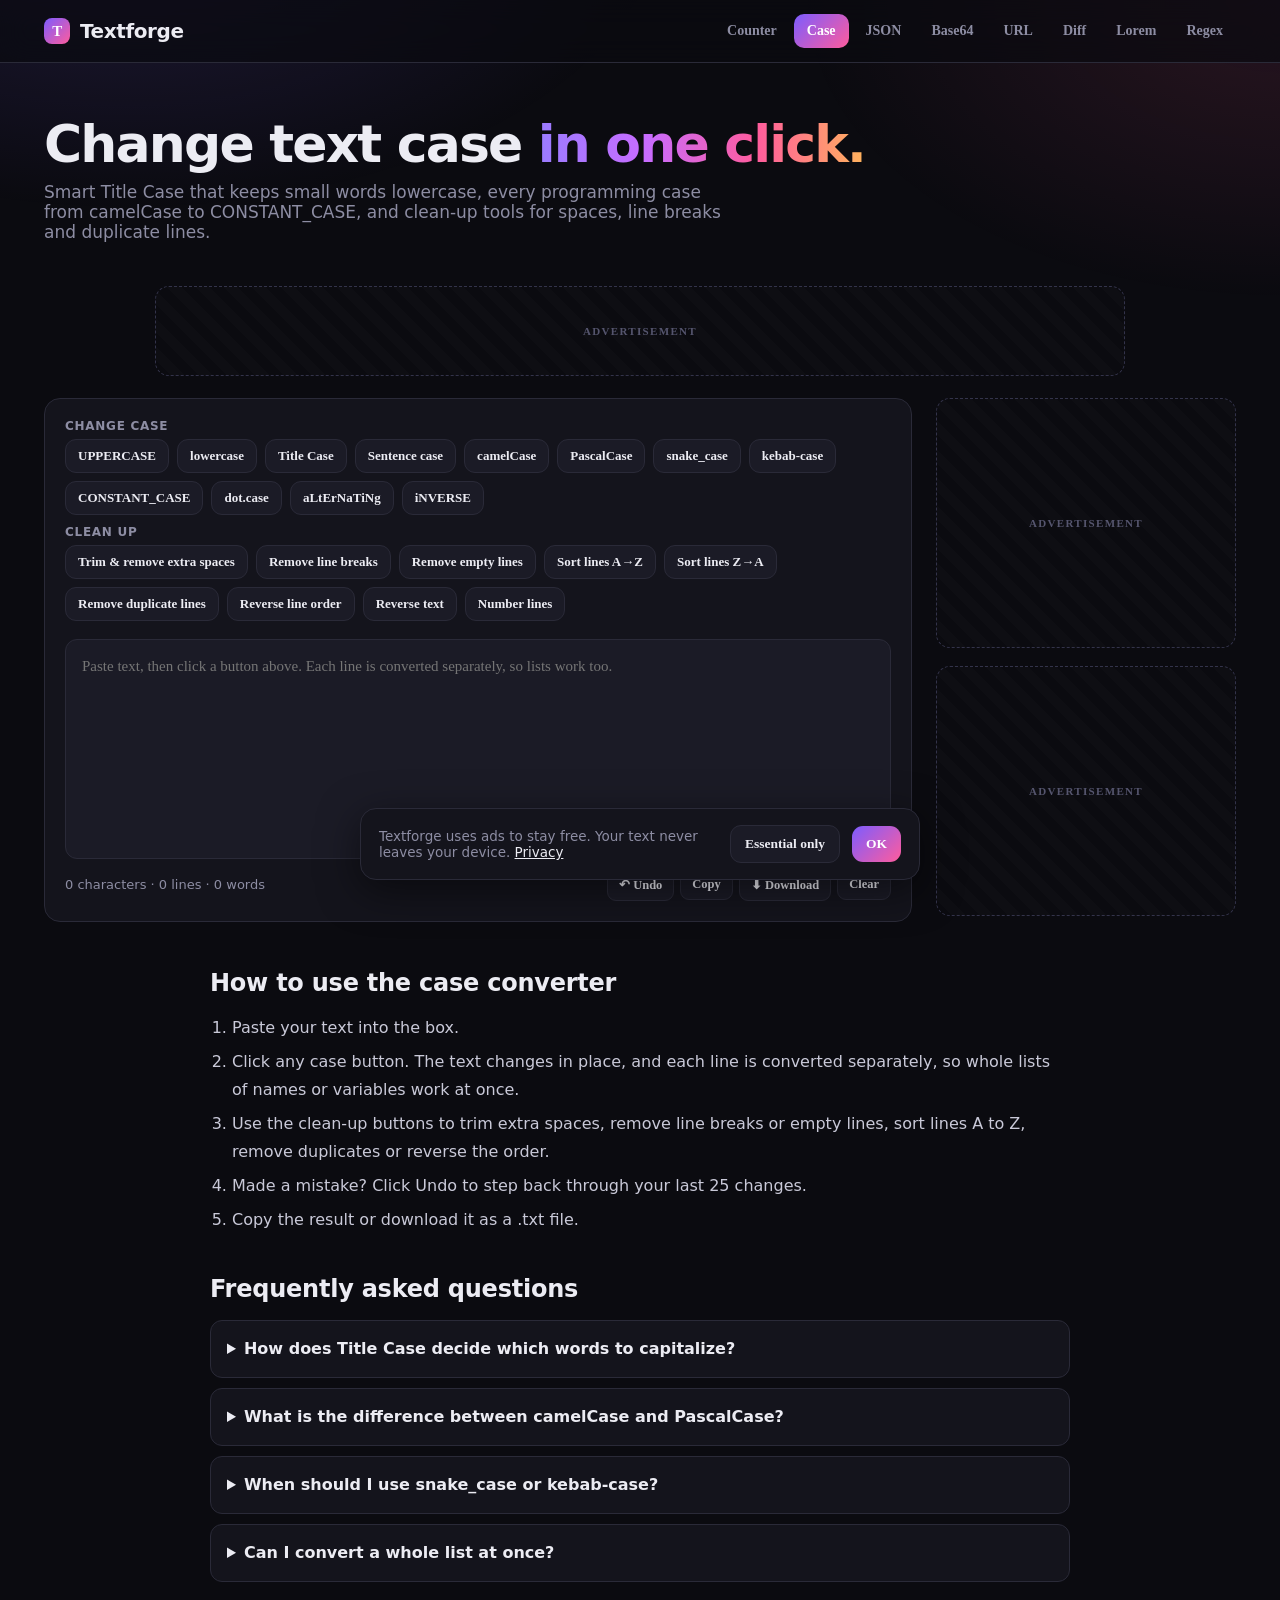
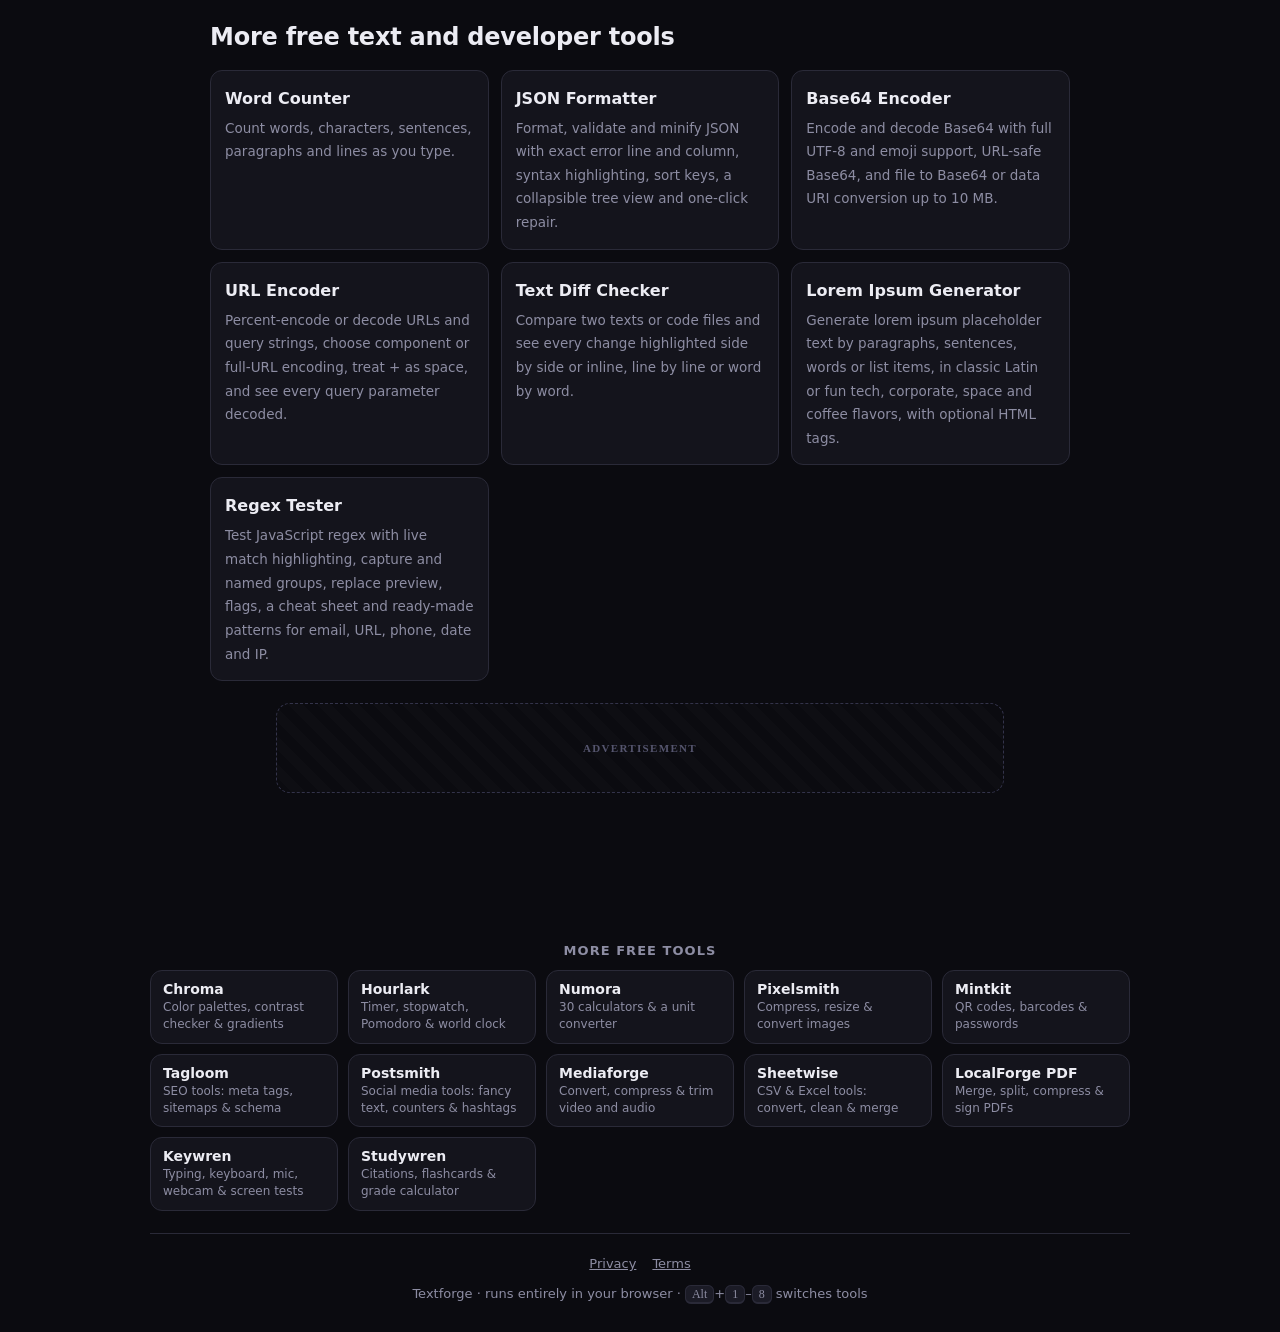
<file: case-converter/index.html>
<!DOCTYPE html>
<html lang="en">
<head>
<meta charset="UTF-8">
<meta http-equiv="Content-Security-Policy" content="default-src 'self'; script-src 'self'; style-src 'self' 'unsafe-inline' https://fonts.googleapis.com; font-src https://fonts.gstatic.com; img-src 'self' data: blob:; connect-src 'self'; worker-src 'self'; object-src 'none'; base-uri 'self'; form-action 'none'; upgrade-insecure-requests">
<meta name="referrer" content="strict-origin-when-cross-origin">
<meta name="viewport" content="width=device-width, initial-scale=1.0">
<title>Case Converter: Title Case, UPPER, lower, camelCase &amp; snake_case | Textforge</title>
<meta name="description" content="Convert text to Title Case, Sentence case, UPPERCASE, lowercase, camelCase, PascalCase, snake_case, kebab-case and more. Remove extra spaces, sort and dedupe lines. Free.">
<meta name="theme-color" content="#0b0b10">
<link rel="canonical" href="https://cinch2108.github.io/textforge/case-converter/">
<link rel="icon" href="data:image/svg+xml,%3Csvg xmlns='http://www.w3.org/2000/svg' viewBox='0 0 32 32'%3E%3Cdefs%3E%3ClinearGradient id='g' x1='0' y1='0' x2='1' y2='1'%3E%3Cstop offset='0' stop-color='%237c5cff'/%3E%3Cstop offset='1' stop-color='%23ff5c9d'/%3E%3C/linearGradient%3E%3C/defs%3E%3Crect width='32' height='32' rx='9' fill='url(%23g)'/%3E%3Cpath d='M9 10h14M16 10v13' stroke='%23fff' stroke-width='3.2' stroke-linecap='round'/%3E%3C/svg%3E">
<meta property="og:type" content="website">
<meta property="og:site_name" content="Textforge">
<meta property="og:title" content="Case Converter: Title Case, UPPER, lower, camelCase &amp; snake_case | Textforge">
<meta property="og:description" content="Convert text to Title Case, Sentence case, UPPERCASE, lowercase, camelCase, PascalCase, snake_case, kebab-case and more. Remove extra spaces, sort and dedupe lines. Free.">
<meta property="og:url" content="https://cinch2108.github.io/textforge/case-converter/">
<meta name="twitter:card" content="summary_large_image">
<meta name="twitter:title" content="Case Converter: Title Case, UPPER, lower, camelCase &amp; snake_case | Textforge">
<meta name="twitter:description" content="Convert text to Title Case, Sentence case, UPPERCASE, lowercase, camelCase, PascalCase, snake_case, kebab-case and more. Remove extra spaces, sort and dedupe lines. Free.">
<script type="application/ld+json">{"@context":"https://schema.org","@type":"WebApplication","name":"Textforge","applicationCategory":"DeveloperApplication","operatingSystem":"Any","browserRequirements":"Requires JavaScript","offers":{"@type":"Offer","price":"0","priceCurrency":"USD"},"description":"Free word counter, case converter, JSON formatter and validator, Base64 and URL encoder, text diff checker, lorem ipsum generator and regex tester that run entirely in your browser."}</script>

<link rel="preconnect" href="https://fonts.googleapis.com">
<link rel="preconnect" href="https://fonts.gstatic.com" crossorigin>
<link href="https://fonts.googleapis.com/css2?family=Inter:wght@400;500;600;700;800&family=JetBrains+Mono:wght@400;500;600&display=swap" rel="stylesheet">
<link rel="stylesheet" href="../styles.css">
<script type="application/ld+json">{"@context": "https://schema.org", "@type": "FAQPage", "mainEntity": [{"@type": "Question", "name": "How does Title Case decide which words to capitalize?", "acceptedAnswer": {"@type": "Answer", "text": "It follows the common style used by AP and Chicago: short words like “a”, “and”, “of”, “the” and “to” stay lowercase unless they are the first or last word or follow a colon. Words that already have mixed capitals such as iPhone, and acronyms like NASA, are left alone."}}, {"@type": "Question", "name": "What is the difference between camelCase and PascalCase?", "acceptedAnswer": {"@type": "Answer", "text": "camelCase starts with a lowercase letter and capitalizes each following word (userFirstName), and is common for JavaScript variables. PascalCase capitalizes every word (UserFirstName), and is common for class and component names."}}, {"@type": "Question", "name": "When should I use snake_case or kebab-case?", "acceptedAnswer": {"@type": "Answer", "text": "snake_case (user_first_name) is the convention in Python and many databases, CONSTANT_CASE is used for constants and environment variables, and kebab-case (user-first-name) is standard for URLs, CSS classes and file names."}}, {"@type": "Question", "name": "Can I convert a whole list at once?", "acceptedAnswer": {"@type": "Answer", "text": "Yes. Every line is converted on its own, so you can paste hundreds of names, headings or variable names and convert them all in one click."}}]}</script>
<script type="application/ld+json">{"@context": "https://schema.org", "@type": "BreadcrumbList", "itemListElement": [{"@type": "ListItem", "position": 1, "name": "Textforge", "item": "https://cinch2108.github.io/textforge/"}, {"@type": "ListItem", "position": 2, "name": "Case Converter", "item": "https://cinch2108.github.io/textforge/case-converter/"}]}</script>
</head>
<body data-view="case" data-page="case">
<a class="skip" href="#main">Skip to tool</a>
<header><div class="nav">
  <a class="logo" href="../" aria-label="Textforge home" style="color:inherit;text-decoration:none"><i></i>Textforge</a>
  <nav class="tabs" id="tabs" aria-label="Tools"><a class="tab" data-p="count" data-v="count" data-name="Word Counter" href="../" title="Word Counter (Alt+1)">Counter</a><a class="tab active" data-p="case" data-v="case" data-name="Case Converter" href="../case-converter/" aria-current="page" title="Case Converter (Alt+2)">Case</a><a class="tab" data-p="json" data-v="json" data-name="JSON Formatter" href="../json-formatter/" title="JSON Formatter (Alt+3)">JSON</a><a class="tab" data-p="b64" data-v="encode" data-name="Base64 Encoder" href="../base64-encode-decode/" title="Base64 Encoder (Alt+4)">Base64</a><a class="tab" data-p="url" data-v="encode" data-name="URL Encoder" href="../url-encode-decode/" title="URL Encoder (Alt+5)">URL</a><a class="tab" data-p="diff" data-v="diff" data-name="Text Diff Checker" href="../text-diff/" title="Text Diff Checker (Alt+6)">Diff</a><a class="tab" data-p="lorem" data-v="lorem" data-name="Lorem Ipsum Generator" href="../lorem-ipsum-generator/" title="Lorem Ipsum Generator (Alt+7)">Lorem</a><a class="tab" data-p="regex" data-v="regex" data-name="Regex Tester" href="../regex-tester/" title="Regex Tester (Alt+8)">Regex</a></nav>
</div></header>

<main id="main">
<section class="hero">
  <h1>Change text case <span>in one click.</span></h1>
  <p>Smart Title Case that keeps small words lowercase, every programming case from camelCase to CONSTANT_CASE, and clean-up tools for spaces, line breaks and duplicate lines.</p>
  <div id="resume" class="resume" hidden></div>
</section>
<!-- AD SLOT: top leaderboard 970x90 (responsive). Paste ad unit inside. -->
<div class="ad ad-leader" id="ad-top" data-ad-slot="top" aria-label="Advertisement"></div>
<div class="layout"><div class="content">

<!-- WORD COUNTER -->
<section class="view" id="v-count" aria-label="Word and character counter">
  <div class="split">
    <div class="card">
      <div class="row between"><label class="lbl" for="cnt-in" style="margin:0">Your text</label>
        <div class="row tight"><button class="btn sm" data-act="paste" data-target="cnt-in">Paste</button><button class="btn sm" data-act="copy-el" data-target="cnt-in">Copy</button><button class="btn sm" data-act="clear" data-target="cnt-in">Clear</button></div></div>
      <textarea id="cnt-in" class="ta tall" maxlength="2000000" spellcheck="true" placeholder="Start typing or paste your text here. Everything is counted live, right in your browser."></textarea>
    </div>
    <div class="stats" id="cnt-stats">
      <div class="stat hero-stat"><b data-k="words">0</b><span>Words</span></div>
      <div class="stat hero-stat"><b data-k="chars">0</b><span>Characters</span></div>
      <div class="stat"><b data-k="nospace">0</b><span>Without spaces</span></div>
      <div class="stat"><b data-k="sentences">0</b><span>Sentences</span></div>
      <div class="stat"><b data-k="paras">0</b><span>Paragraphs</span></div>
      <div class="stat"><b data-k="lines">0</b><span>Lines</span></div>
      <div class="stat"><b data-k="read">0s</b><span>Reading time</span></div>
      <div class="stat"><b data-k="speak">0s</b><span>Speaking time</span></div>
      <div class="stat"><b data-k="unique">0</b><span>Unique words</span></div>
      <div class="stat"><b data-k="avg">0</b><span>Avg word length</span></div>
      <div class="stat wide"><b data-k="flesch">–</b><span data-k="fleschlbl">Readability (Flesch)</span></div>
    </div>
  </div>
  <div class="grid2 mt">
    <div class="card"><h2>Length limits</h2><div class="limits" id="cnt-limits"></div></div>
    <div class="card">
      <div class="row between"><h2 style="margin:0">Top keywords</h2>
        <div class="row tight"><select id="kw-n" aria-label="Phrase length"><option value="1">1 word</option><option value="2">2 words</option><option value="3">3 words</option></select>
        <label class="check"><input type="checkbox" id="kw-stop" checked> Skip common words</label></div></div>
      <div class="kw mt2" id="cnt-kw"><p class="hint">Keywords and their density appear here.</p></div>
    </div>
  </div>
</section>

<!-- CASE CONVERTER -->
<section class="view active" id="v-case" aria-label="Case converter">
  <div class="card">
    <label class="lbl">Change case</label>
    <div class="chipbar" id="case-btns">
      <button class="btn" data-case="upper">UPPERCASE</button><button class="btn" data-case="lower">lowercase</button>
      <button class="btn" data-case="title">Title Case</button><button class="btn" data-case="sentence">Sentence case</button>
      <button class="btn" data-case="camel">camelCase</button><button class="btn" data-case="pascal">PascalCase</button>
      <button class="btn" data-case="snake">snake_case</button><button class="btn" data-case="kebab">kebab-case</button>
      <button class="btn" data-case="constant">CONSTANT_CASE</button><button class="btn" data-case="dot">dot.case</button>
      <button class="btn" data-case="alternating">aLtErNaTiNg</button><button class="btn" data-case="inverse">iNVERSE</button>
    </div>
    <label class="lbl mt2">Clean up</label>
    <div class="chipbar">
      <button class="btn" data-case="trim">Trim &amp; remove extra spaces</button><button class="btn" data-case="nobreaks">Remove line breaks</button>
      <button class="btn" data-case="noempty">Remove empty lines</button><button class="btn" data-case="sortaz">Sort lines A→Z</button>
      <button class="btn" data-case="sortza">Sort lines Z→A</button><button class="btn" data-case="dedupe">Remove duplicate lines</button>
      <button class="btn" data-case="revlines">Reverse line order</button><button class="btn" data-case="revtext">Reverse text</button>
      <button class="btn" data-case="number">Number lines</button>
    </div>
    <textarea id="case-in" class="ta mt" maxlength="2000000" spellcheck="false" placeholder="Paste text, then click a button above. Each line is converted separately, so lists work too."></textarea>
    <div class="row between mt2">
      <span class="hint" id="case-info">0 characters · 0 lines</span>
      <div class="row tight"><button class="btn sm" data-act="case-undo">↶ Undo</button><button class="btn sm" data-act="copy-el" data-target="case-in">Copy</button><button class="btn sm" data-act="download-el" data-target="case-in" data-name="text.txt">⬇ Download</button><button class="btn sm" data-act="clear" data-target="case-in">Clear</button></div>
    </div>
  </div>
</section>

<!-- JSON -->
<section class="view" id="v-json" aria-label="JSON formatter and validator">
  <div class="row toolbar">
    <button class="btn primary" data-act="json-format">Format <kbd class="dk">Ctrl ↵</kbd></button>
    <button class="btn" data-act="json-minify">Minify</button>
    <button class="btn" data-act="json-repair" title="Fix trailing commas, comments, single quotes, unquoted keys">✨ Repair</button>
    <select id="json-indent" aria-label="Indent"><option value="2">2 spaces</option><option value="4">4 spaces</option><option value="tab">Tabs</option></select>
    <label class="check"><input type="checkbox" id="json-sort"> Sort keys</label>
    <div class="seg" id="json-view" role="group" aria-label="Output view"><button class="on" data-jv="code">Code</button><button data-jv="tree">Tree</button></div>
    <div class="row tight push"><button class="btn sm" data-act="json-sample">Sample</button><button class="btn sm" data-act="clear" data-target="json-in">Clear</button></div>
  </div>
  <div class="grid2 mt2">
    <div class="card pad0">
      <div class="cardhead"><span class="lbl" style="margin:0">Input</span><span class="pill" id="json-status">Waiting for JSON</span></div>
      <textarea id="json-in" class="ta code-ta tall flat" maxlength="5000000" spellcheck="false" placeholder='Paste JSON here, e.g. {"name":"Textforge","free":true}'></textarea>
      <div class="errbox" id="json-err" hidden></div>
    </div>
    <div class="card pad0">
      <div class="cardhead"><span class="lbl" style="margin:0">Output</span><div class="row tight"><button class="btn sm" data-act="json-copy">Copy</button><button class="btn sm" data-act="json-download">⬇ Download</button></div></div>
      <pre class="code out tall" id="json-out" tabindex="0"></pre>
      <div class="tree tall" id="json-tree" hidden tabindex="0"></div>
    </div>
  </div>
</section>

<!-- ENCODE -->
<section class="view" id="v-encode" aria-label="Base64, URL and HTML entity encoder and decoder">
  <div class="row toolbar">
    <div class="seg" id="enc-mode" role="group" aria-label="Format"><button class="on" data-mode="b64">Base64</button><button data-mode="url">URL</button><button data-mode="html">HTML entities</button></div>
    <div class="seg" id="enc-dir" role="group" aria-label="Direction"><button class="on" data-dir="enc">Encode</button><button data-dir="dec">Decode</button></div>
    <span class="opts" data-for="b64"><label class="check"><input type="checkbox" id="b64-url"> URL-safe (-_ no padding)</label></span>
    <span class="opts" data-for="url" hidden><select id="url-kind" aria-label="URL encoding type"><option value="component">Component (query values)</option><option value="full">Full URL (keep :/?#&amp;)</option></select><label class="check"><input type="checkbox" id="url-plus"> + means space</label></span>
    <span class="opts" data-for="html" hidden><label class="check"><input type="checkbox" id="html-all"> Also encode non-ASCII</label></span>
  </div>
  <div class="grid2 mt2">
    <div class="card pad0"><div class="cardhead"><span class="lbl" style="margin:0" id="enc-inlbl">Text to encode</span><button class="btn sm" data-act="clear" data-target="enc-in">Clear</button></div>
      <textarea id="enc-in" class="ta code-ta flat" maxlength="5000000" spellcheck="false" placeholder="Type or paste here. Results update as you type."></textarea></div>
    <div class="card pad0"><div class="cardhead"><span class="lbl" style="margin:0">Result <span class="pill sm" id="enc-status"></span></span>
      <div class="row tight"><button class="btn sm" data-act="enc-swap" title="Use result as input and flip direction">⇄ Swap</button><button class="btn sm" data-act="copy-el" data-target="enc-out">Copy</button><button class="btn sm" data-act="download-el" data-target="enc-out" data-name="result.txt">⬇</button></div></div>
      <textarea id="enc-out" class="ta code-ta flat" readonly spellcheck="false"></textarea></div>
  </div>
  <div class="card mt" data-for="b64" id="b64-file">
    <h2>File to Base64</h2>
    <div class="drop" id="drop" tabindex="0" role="button" aria-label="Choose a file to encode"><div class="dropic">📄</div><b>Drop a file, or click to choose</b><p class="hint">Up to 10 MB. The file is read on your device and never uploaded.</p><input type="file" id="file" hidden></div>
    <div class="row mt2"><label class="check"><input type="checkbox" id="b64-datauri" checked> Include data: URI prefix</label><button class="btn sm" data-act="b64-tofile">⬇ Decode Base64 input to a file</button></div>
    <div id="file-out" class="fileout" hidden><img id="file-prev" alt="Preview of the chosen image" hidden><div><div id="file-meta" class="hint"></div><div class="row tight mt2"><button class="btn sm" data-act="file-copy">Copy Base64</button><button class="btn sm" data-act="file-css" id="file-css-btn" hidden>Copy as CSS background</button><button class="btn sm" data-act="file-img" id="file-img-btn" hidden>Copy as &lt;img&gt; tag</button></div></div></div>
  </div>
  <div class="card mt" data-for="url" id="url-parts" hidden>
    <h2>URL breakdown</h2><p class="hint" id="url-hint">Paste a full URL (https://…) in the input to see its parts and decoded query parameters.</p>
    <div id="url-table"></div>
  </div>
</section>

<!-- DIFF -->
<section class="view" id="v-diff" aria-label="Text diff checker">
  <div class="grid2">
    <div class="card pad0"><div class="cardhead"><label class="lbl" for="diff-a" style="margin:0">Original</label><button class="btn sm" data-act="clear" data-target="diff-a">Clear</button></div><textarea id="diff-a" class="ta code-ta flat" maxlength="1000000" spellcheck="false" placeholder="Paste the original text"></textarea></div>
    <div class="card pad0"><div class="cardhead"><label class="lbl" for="diff-b" style="margin:0">Changed</label><button class="btn sm" data-act="clear" data-target="diff-b">Clear</button></div><textarea id="diff-b" class="ta code-ta flat" maxlength="1000000" spellcheck="false" placeholder="Paste the changed text"></textarea></div>
  </div>
  <div class="row toolbar mt2">
    <div class="seg" id="diff-view" role="group" aria-label="Layout"><button class="on" data-dv="side">Side by side</button><button data-dv="inline">Inline</button></div>
    <div class="seg" id="diff-level" role="group" aria-label="Detail"><button class="on" data-dl="line">Lines</button><button data-dl="word">Words</button></div>
    <label class="check"><input type="checkbox" id="diff-ws"> Ignore whitespace</label>
    <label class="check"><input type="checkbox" id="diff-case"> Ignore case</label>
    <label class="check"><input type="checkbox" id="diff-collapse" checked> Hide unchanged</label>
    <div class="row tight push"><button class="btn sm" data-act="diff-swap">⇄ Swap</button><button class="btn sm" data-act="diff-sample">Sample</button></div>
  </div>
  <div class="row mt2" id="diff-stats"></div>
  <div class="diffout mt2" id="diff-out"><p class="hint pad">Paste two versions of your text to see what changed.</p></div>
</section>

<!-- LOREM -->
<section class="view" id="v-lorem" aria-label="Lorem ipsum generator">
  <div class="card">
    <div class="row">
      <div><label class="lbl" for="lo-n">How many</label><input type="number" id="lo-n" min="1" max="100" value="3" style="width:90px"></div>
      <div><label class="lbl" for="lo-unit">Of</label><select id="lo-unit"><option value="p">Paragraphs</option><option value="s">Sentences</option><option value="w">Words</option><option value="l">List items</option></select></div>
      <div><label class="lbl" for="lo-flavor">Flavor</label><select id="lo-flavor"><option value="latin">Classic Latin</option><option value="tech">Tech &amp; startup</option><option value="office">Corporate speak</option><option value="space">Space</option><option value="coffee">Coffee shop</option></select></div>
      <div class="col-checks"><label class="check"><input type="checkbox" id="lo-classic" checked> Start with "Lorem ipsum…"</label><label class="check"><input type="checkbox" id="lo-html"> HTML tags</label></div>
      <div class="row tight push"><button class="btn primary" data-act="lo-gen">Generate</button><button class="btn" data-act="copy-el" data-target="lo-out">Copy</button></div>
    </div>
    <textarea id="lo-out" class="ta mt" readonly aria-label="Generated text"></textarea>
    <p class="hint mt2" id="lo-info"></p>
  </div>
</section>

<!-- REGEX -->
<section class="view" id="v-regex" aria-label="Regex tester">
  <div class="card">
    <div class="row between"><label class="lbl" for="re-pat" style="margin:0">Regular expression</label>
      <select id="re-preset" aria-label="Common patterns"><option value="">Common patterns…</option></select></div>
    <div class="rebar mt2"><span>/</span><input type="text" id="re-pat" maxlength="2000" spellcheck="false" autocomplete="off" placeholder="[A-Z]\w+"><span>/</span>
      <div class="flags" id="re-flags" role="group" aria-label="Flags">
        <button class="on" data-flag="g" title="global: find all matches">g</button><button data-flag="i" title="ignore case">i</button><button class="on" data-flag="m" title="multiline: ^ and $ match at line breaks">m</button><button data-flag="s" title="dotAll: . matches newlines">s</button><button data-flag="u" title="unicode">u</button><button data-flag="y" title="sticky">y</button>
      </div></div>
    <div class="row between mt2"><span class="pill" id="re-status">Enter a pattern</span><span class="hint">Runs in a background worker, so runaway patterns are stopped after 1.5 s.</span></div>
    <label class="lbl mt" for="re-text">Test text</label>
    <div class="hl-wrap"><div class="hl-back" id="re-back" aria-hidden="true"></div><textarea id="re-text" class="hl-ta" maxlength="500000" spellcheck="false" placeholder="Paste text to test against"></textarea></div>
  </div>
  <div class="grid2 mt">
    <div class="card"><div class="row between"><h2 style="margin:0">Matches</h2><button class="btn sm" data-act="re-copy-matches">Copy all</button></div><div class="matches mt2" id="re-matches"><p class="hint">Matches and capture groups show up here.</p></div></div>
    <div class="card"><h2>Replace</h2><input type="text" id="re-rep" maxlength="2000" spellcheck="false" placeholder="Replacement, e.g. $1 or $&lt;name&gt;" style="width:100%">
      <pre class="code out mt2 short" id="re-out"></pre><button class="btn sm mt2" data-act="copy-el" data-target="re-out">Copy result</button></div>
  </div>
  <div class="card mt"><h2>Cheat sheet</h2><p class="hint" style="margin:-8px 0 12px">Click any token to insert it into your pattern.</p><div class="cheat" id="cheat"></div></div>
</section>
</div>
<aside class="rail"><!-- AD SLOTS: sticky sidebar 300x250 x2 -->
<div class="ad ad-rect" id="ad-side-1" data-ad-slot="side-1" aria-label="Advertisement"></div><div class="ad ad-rect" id="ad-side-2" data-ad-slot="side-2" aria-label="Advertisement"></div></aside>
</div>
<article class="seo">
<h2>How to use the case converter</h2>
<ol><li>Paste your text into the box.</li><li>Click any case button. The text changes in place, and each line is converted separately, so whole lists of names or variables work at once.</li><li>Use the clean-up buttons to trim extra spaces, remove line breaks or empty lines, sort lines A to Z, remove duplicates or reverse the order.</li><li>Made a mistake? Click Undo to step back through your last 25 changes.</li><li>Copy the result or download it as a .txt file.</li></ol>
<h2>Frequently asked questions</h2>
<details><summary>How does Title Case decide which words to capitalize?</summary><p>It follows the common style used by AP and Chicago: short words like “a”, “and”, “of”, “the” and “to” stay lowercase unless they are the first or last word or follow a colon. Words that already have mixed capitals such as iPhone, and acronyms like NASA, are left alone.</p></details><details><summary>What is the difference between camelCase and PascalCase?</summary><p>camelCase starts with a lowercase letter and capitalizes each following word (userFirstName), and is common for JavaScript variables. PascalCase capitalizes every word (UserFirstName), and is common for class and component names.</p></details><details><summary>When should I use snake_case or kebab-case?</summary><p>snake_case (user_first_name) is the convention in Python and many databases, CONSTANT_CASE is used for constants and environment variables, and kebab-case (user-first-name) is standard for URLs, CSS classes and file names.</p></details><details><summary>Can I convert a whole list at once?</summary><p>Yes. Every line is converted on its own, so you can paste hundreds of names, headings or variable names and convert them all in one click.</p></details>
<h2>More free text and developer tools</h2>
<div class="toollinks"><a href="../">Word Counter<span>Count words, characters, sentences, paragraphs and lines as you type.</span></a><a href="../json-formatter/">JSON Formatter<span>Format, validate and minify JSON with exact error line and column, syntax highlighting, sort keys, a collapsible tree view and one-click repair.</span></a><a href="../base64-encode-decode/">Base64 Encoder<span>Encode and decode Base64 with full UTF-8 and emoji support, URL-safe Base64, and file to Base64 or data URI conversion up to 10 MB.</span></a><a href="../url-encode-decode/">URL Encoder<span>Percent-encode or decode URLs and query strings, choose component or full-URL encoding, treat + as space, and see every query parameter decoded.</span></a><a href="../text-diff/">Text Diff Checker<span>Compare two texts or code files and see every change highlighted side by side or inline, line by line or word by word.</span></a><a href="../lorem-ipsum-generator/">Lorem Ipsum Generator<span>Generate lorem ipsum placeholder text by paragraphs, sentences, words or list items, in classic Latin or fun tech, corporate, space and coffee flavors, with optional HTML tags.</span></a><a href="../regex-tester/">Regex Tester<span>Test JavaScript regex with live match highlighting, capture and named groups, replace preview, flags, a cheat sheet and ready-made patterns for email, URL, phone, date and IP.</span></a></div>
</article>
<!-- AD SLOT: footer 728x90 -->
<div class="ad ad-foot" id="ad-foot" data-ad-slot="foot" aria-label="Advertisement"></div>
</main>
<div class="toast" id="toast" role="status" aria-live="polite"></div>
<div class="consent" id="consent" role="dialog" aria-label="Cookie notice"><span>Textforge uses ads to stay free. Your text never leaves your device. <a href="../privacy.html">Privacy</a></span><button class="btn" id="c-no">Essential only</button><button class="btn primary" id="c-yes">OK</button></div>
<footer><!--team--><nav class="more-tools" aria-label="More free tools"><h2>More free tools</h2><ul><li><a href="https://cinch2108.github.io/chroma/" rel="noopener">Chroma</a><span>Color palettes, contrast checker &amp; gradients</span></li><li><a href="https://cinch2108.github.io/hourlark/" rel="noopener">Hourlark</a><span>Timer, stopwatch, Pomodoro &amp; world clock</span></li><li><a href="https://cinch2108.github.io/numora/" rel="noopener">Numora</a><span>30 calculators &amp; a unit converter</span></li><li><a href="https://cinch2108.github.io/pixelsmith/" rel="noopener">Pixelsmith</a><span>Compress, resize &amp; convert images</span></li><li><a href="https://cinch2108.github.io/mintkit/" rel="noopener">Mintkit</a><span>QR codes, barcodes &amp; passwords</span></li><li><a href="https://cinch2108.github.io/tagloom/" rel="noopener">Tagloom</a><span>SEO tools: meta tags, sitemaps &amp; schema</span></li><li><a href="https://cinch2108.github.io/postsmith/" rel="noopener">Postsmith</a><span>Social media tools: fancy text, counters &amp; hashtags</span></li><li><a href="https://cinch2108.github.io/mediaforge/" rel="noopener">Mediaforge</a><span>Convert, compress &amp; trim video and audio</span></li><li><a href="https://cinch2108.github.io/datakit/" rel="noopener">Sheetwise</a><span>CSV &amp; Excel tools: convert, clean &amp; merge</span></li><li><a href="https://cinch2108.github.io/" rel="noopener">LocalForge PDF</a><span>Merge, split, compress &amp; sign PDFs</span></li><li><a href="https://cinch2108.github.io/keywren/" rel="noopener">Keywren</a><span>Typing, keyboard, mic, webcam &amp; screen tests</span></li><li><a href="https://cinch2108.github.io/studywren/" rel="noopener">Studywren</a><span>Citations, flashcards &amp; grade calculator</span></li></ul></nav><!--/team--><div class="footlinks"><a href="../privacy.html">Privacy</a><a href="../terms.html">Terms</a></div><br>Textforge · runs entirely in your browser · <kbd>Alt</kbd>+<kbd>1</kbd>–<kbd>8</kbd> switches tools</footer>

<script src="../app.js" defer></script>
</body>
</html>
</file>
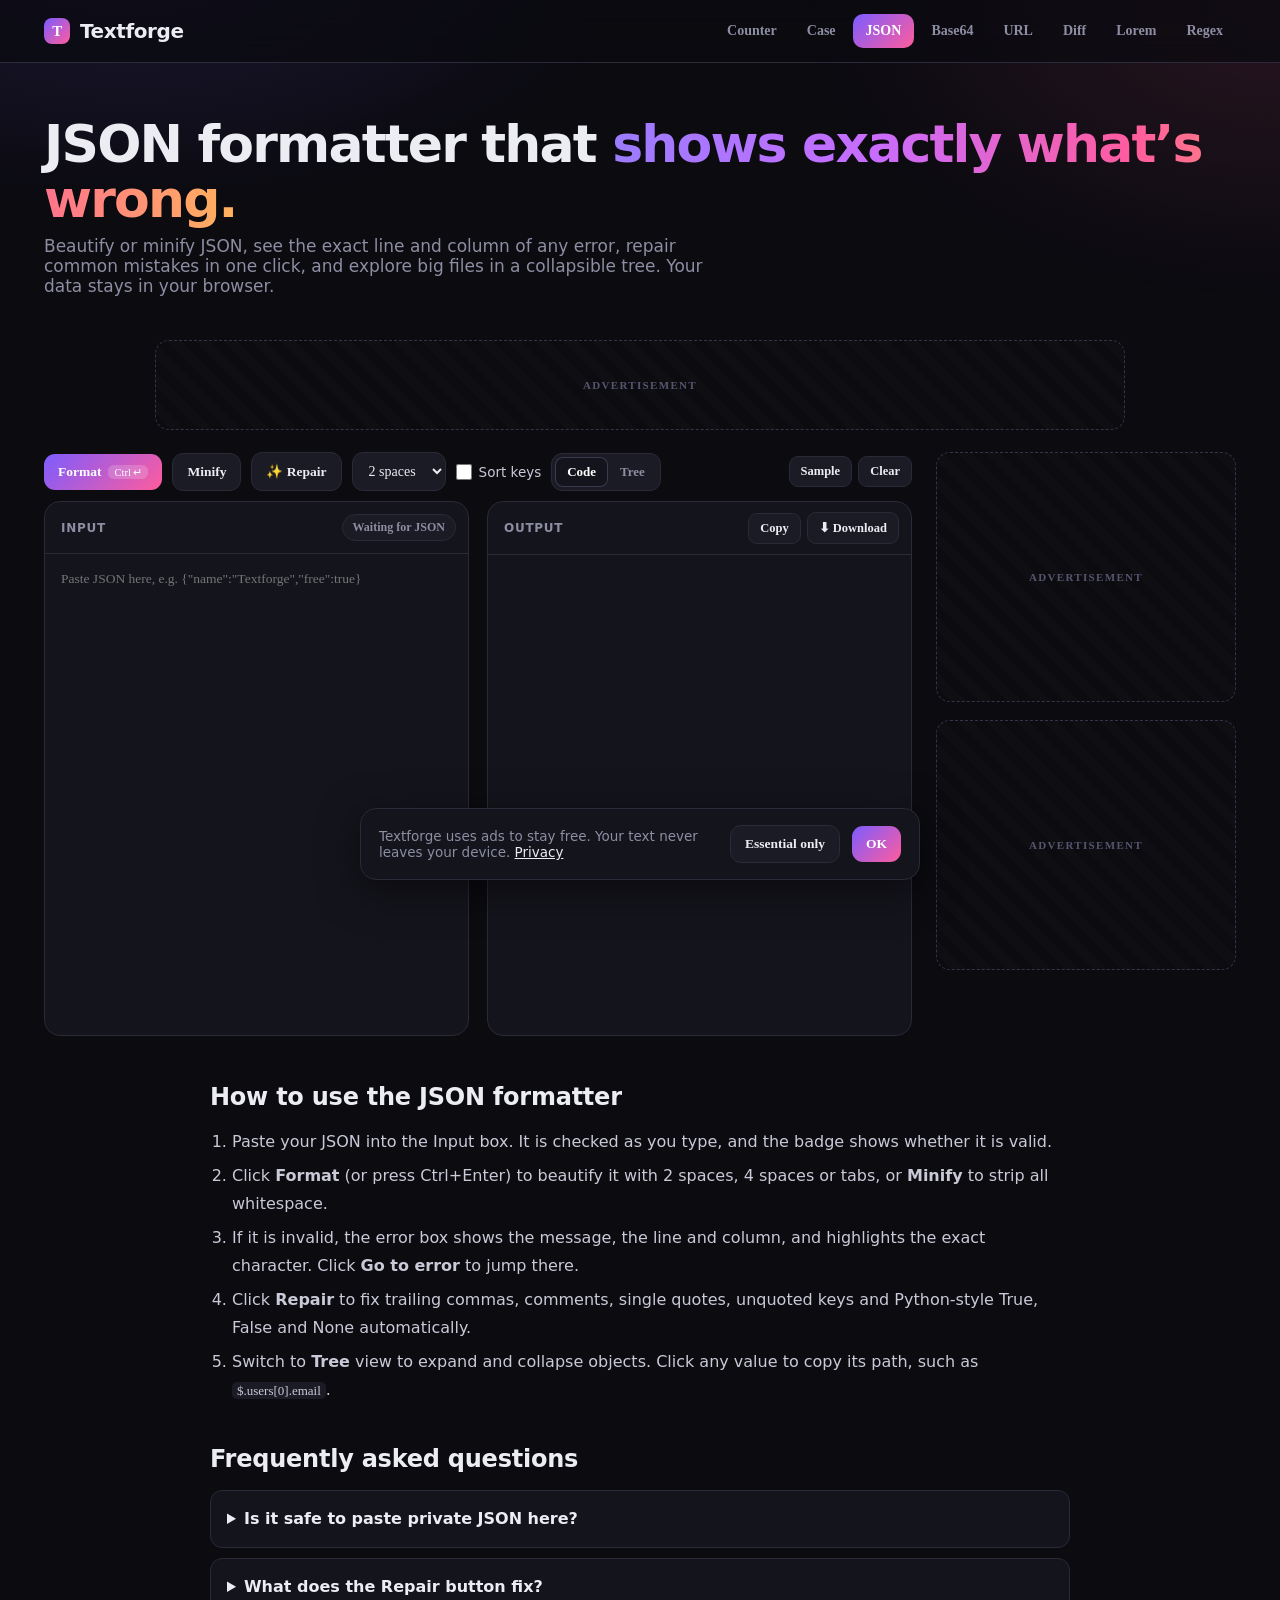
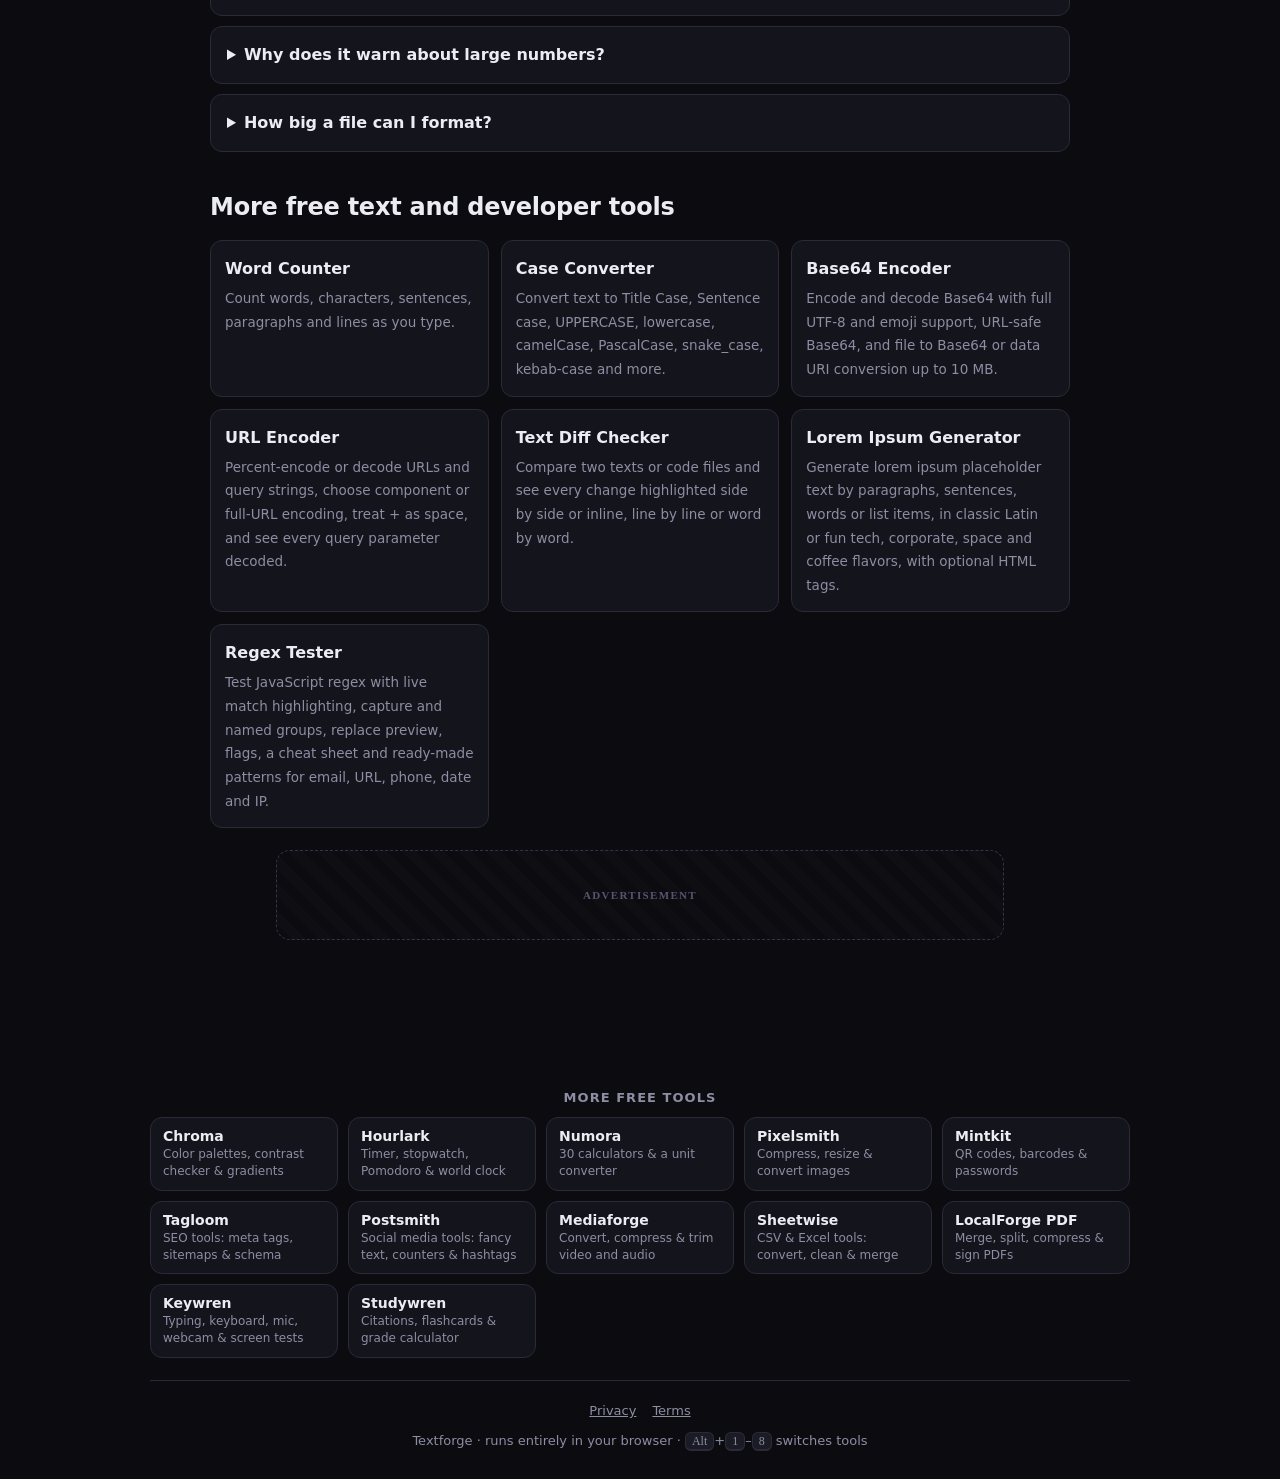
<file: json-formatter/index.html>
<!DOCTYPE html>
<html lang="en">
<head>
<meta charset="UTF-8">
<meta http-equiv="Content-Security-Policy" content="default-src 'self'; script-src 'self'; style-src 'self' 'unsafe-inline' https://fonts.googleapis.com; font-src https://fonts.gstatic.com; img-src 'self' data: blob:; connect-src 'self'; worker-src 'self'; object-src 'none'; base-uri 'self'; form-action 'none'; upgrade-insecure-requests">
<meta name="referrer" content="strict-origin-when-cross-origin">
<meta name="viewport" content="width=device-width, initial-scale=1.0">
<title>JSON Formatter &amp; Validator: Beautify, Minify &amp; Fix JSON Online | Textforge</title>
<meta name="description" content="Format, validate and minify JSON with exact error line and column, syntax highlighting, sort keys, a collapsible tree view and one-click repair. Free, private, no upload.">
<meta name="theme-color" content="#0b0b10">
<link rel="canonical" href="https://cinch2108.github.io/textforge/json-formatter/">
<link rel="icon" href="data:image/svg+xml,%3Csvg xmlns='http://www.w3.org/2000/svg' viewBox='0 0 32 32'%3E%3Cdefs%3E%3ClinearGradient id='g' x1='0' y1='0' x2='1' y2='1'%3E%3Cstop offset='0' stop-color='%237c5cff'/%3E%3Cstop offset='1' stop-color='%23ff5c9d'/%3E%3C/linearGradient%3E%3C/defs%3E%3Crect width='32' height='32' rx='9' fill='url(%23g)'/%3E%3Cpath d='M9 10h14M16 10v13' stroke='%23fff' stroke-width='3.2' stroke-linecap='round'/%3E%3C/svg%3E">
<meta property="og:type" content="website">
<meta property="og:site_name" content="Textforge">
<meta property="og:title" content="JSON Formatter &amp; Validator: Beautify, Minify &amp; Fix JSON Online | Textforge">
<meta property="og:description" content="Format, validate and minify JSON with exact error line and column, syntax highlighting, sort keys, a collapsible tree view and one-click repair. Free, private, no upload.">
<meta property="og:url" content="https://cinch2108.github.io/textforge/json-formatter/">
<meta name="twitter:card" content="summary_large_image">
<meta name="twitter:title" content="JSON Formatter &amp; Validator: Beautify, Minify &amp; Fix JSON Online | Textforge">
<meta name="twitter:description" content="Format, validate and minify JSON with exact error line and column, syntax highlighting, sort keys, a collapsible tree view and one-click repair. Free, private, no upload.">
<script type="application/ld+json">{"@context":"https://schema.org","@type":"WebApplication","name":"Textforge","applicationCategory":"DeveloperApplication","operatingSystem":"Any","browserRequirements":"Requires JavaScript","offers":{"@type":"Offer","price":"0","priceCurrency":"USD"},"description":"Free word counter, case converter, JSON formatter and validator, Base64 and URL encoder, text diff checker, lorem ipsum generator and regex tester that run entirely in your browser."}</script>

<link rel="preconnect" href="https://fonts.googleapis.com">
<link rel="preconnect" href="https://fonts.gstatic.com" crossorigin>
<link href="https://fonts.googleapis.com/css2?family=Inter:wght@400;500;600;700;800&family=JetBrains+Mono:wght@400;500;600&display=swap" rel="stylesheet">
<link rel="stylesheet" href="../styles.css">
<script type="application/ld+json">{"@context": "https://schema.org", "@type": "FAQPage", "mainEntity": [{"@type": "Question", "name": "Is it safe to paste private JSON here?", "acceptedAnswer": {"@type": "Answer", "text": "Yes. Formatting and validation run entirely in your browser with no server involved, so API keys, tokens and customer data never leave your device."}}, {"@type": "Question", "name": "What does the Repair button fix?", "acceptedAnswer": {"@type": "Answer", "text": "It fixes the most common reasons JSON fails to parse: trailing commas, // and /* */ comments, single-quoted strings, unquoted property names, and True, False, None, undefined or NaN values. If the JSON is still invalid afterwards, the exact error is shown."}}, {"@type": "Question", "name": "Why does it warn about large numbers?", "acceptedAnswer": {"@type": "Answer", "text": "JavaScript, and many JSON parsers, can only store whole numbers exactly up to 9,007,199,254,740,991. Larger IDs lose precision when parsed, so the formatter flags them so you can store them as strings instead."}}, {"@type": "Question", "name": "How big a file can I format?", "acceptedAnswer": {"@type": "Answer", "text": "Up to 5 MB of JSON. Syntax highlighting is used up to about 1.5 MB of output, and larger results are shown as plain text so the page stays fast. The tree view loads big arrays in chunks as you expand them."}}]}</script>
<script type="application/ld+json">{"@context": "https://schema.org", "@type": "BreadcrumbList", "itemListElement": [{"@type": "ListItem", "position": 1, "name": "Textforge", "item": "https://cinch2108.github.io/textforge/"}, {"@type": "ListItem", "position": 2, "name": "JSON Formatter", "item": "https://cinch2108.github.io/textforge/json-formatter/"}]}</script>
</head>
<body data-view="json" data-page="json">
<a class="skip" href="#main">Skip to tool</a>
<header><div class="nav">
  <a class="logo" href="../" aria-label="Textforge home" style="color:inherit;text-decoration:none"><i></i>Textforge</a>
  <nav class="tabs" id="tabs" aria-label="Tools"><a class="tab" data-p="count" data-v="count" data-name="Word Counter" href="../" title="Word Counter (Alt+1)">Counter</a><a class="tab" data-p="case" data-v="case" data-name="Case Converter" href="../case-converter/" title="Case Converter (Alt+2)">Case</a><a class="tab active" data-p="json" data-v="json" data-name="JSON Formatter" href="../json-formatter/" aria-current="page" title="JSON Formatter (Alt+3)">JSON</a><a class="tab" data-p="b64" data-v="encode" data-name="Base64 Encoder" href="../base64-encode-decode/" title="Base64 Encoder (Alt+4)">Base64</a><a class="tab" data-p="url" data-v="encode" data-name="URL Encoder" href="../url-encode-decode/" title="URL Encoder (Alt+5)">URL</a><a class="tab" data-p="diff" data-v="diff" data-name="Text Diff Checker" href="../text-diff/" title="Text Diff Checker (Alt+6)">Diff</a><a class="tab" data-p="lorem" data-v="lorem" data-name="Lorem Ipsum Generator" href="../lorem-ipsum-generator/" title="Lorem Ipsum Generator (Alt+7)">Lorem</a><a class="tab" data-p="regex" data-v="regex" data-name="Regex Tester" href="../regex-tester/" title="Regex Tester (Alt+8)">Regex</a></nav>
</div></header>

<main id="main">
<section class="hero">
  <h1>JSON formatter that <span>shows exactly what’s wrong.</span></h1>
  <p>Beautify or minify JSON, see the exact line and column of any error, repair common mistakes in one click, and explore big files in a collapsible tree. Your data stays in your browser.</p>
  <div id="resume" class="resume" hidden></div>
</section>
<!-- AD SLOT: top leaderboard 970x90 (responsive). Paste ad unit inside. -->
<div class="ad ad-leader" id="ad-top" data-ad-slot="top" aria-label="Advertisement"></div>
<div class="layout"><div class="content">

<!-- WORD COUNTER -->
<section class="view" id="v-count" aria-label="Word and character counter">
  <div class="split">
    <div class="card">
      <div class="row between"><label class="lbl" for="cnt-in" style="margin:0">Your text</label>
        <div class="row tight"><button class="btn sm" data-act="paste" data-target="cnt-in">Paste</button><button class="btn sm" data-act="copy-el" data-target="cnt-in">Copy</button><button class="btn sm" data-act="clear" data-target="cnt-in">Clear</button></div></div>
      <textarea id="cnt-in" class="ta tall" maxlength="2000000" spellcheck="true" placeholder="Start typing or paste your text here. Everything is counted live, right in your browser."></textarea>
    </div>
    <div class="stats" id="cnt-stats">
      <div class="stat hero-stat"><b data-k="words">0</b><span>Words</span></div>
      <div class="stat hero-stat"><b data-k="chars">0</b><span>Characters</span></div>
      <div class="stat"><b data-k="nospace">0</b><span>Without spaces</span></div>
      <div class="stat"><b data-k="sentences">0</b><span>Sentences</span></div>
      <div class="stat"><b data-k="paras">0</b><span>Paragraphs</span></div>
      <div class="stat"><b data-k="lines">0</b><span>Lines</span></div>
      <div class="stat"><b data-k="read">0s</b><span>Reading time</span></div>
      <div class="stat"><b data-k="speak">0s</b><span>Speaking time</span></div>
      <div class="stat"><b data-k="unique">0</b><span>Unique words</span></div>
      <div class="stat"><b data-k="avg">0</b><span>Avg word length</span></div>
      <div class="stat wide"><b data-k="flesch">–</b><span data-k="fleschlbl">Readability (Flesch)</span></div>
    </div>
  </div>
  <div class="grid2 mt">
    <div class="card"><h2>Length limits</h2><div class="limits" id="cnt-limits"></div></div>
    <div class="card">
      <div class="row between"><h2 style="margin:0">Top keywords</h2>
        <div class="row tight"><select id="kw-n" aria-label="Phrase length"><option value="1">1 word</option><option value="2">2 words</option><option value="3">3 words</option></select>
        <label class="check"><input type="checkbox" id="kw-stop" checked> Skip common words</label></div></div>
      <div class="kw mt2" id="cnt-kw"><p class="hint">Keywords and their density appear here.</p></div>
    </div>
  </div>
</section>

<!-- CASE CONVERTER -->
<section class="view" id="v-case" aria-label="Case converter">
  <div class="card">
    <label class="lbl">Change case</label>
    <div class="chipbar" id="case-btns">
      <button class="btn" data-case="upper">UPPERCASE</button><button class="btn" data-case="lower">lowercase</button>
      <button class="btn" data-case="title">Title Case</button><button class="btn" data-case="sentence">Sentence case</button>
      <button class="btn" data-case="camel">camelCase</button><button class="btn" data-case="pascal">PascalCase</button>
      <button class="btn" data-case="snake">snake_case</button><button class="btn" data-case="kebab">kebab-case</button>
      <button class="btn" data-case="constant">CONSTANT_CASE</button><button class="btn" data-case="dot">dot.case</button>
      <button class="btn" data-case="alternating">aLtErNaTiNg</button><button class="btn" data-case="inverse">iNVERSE</button>
    </div>
    <label class="lbl mt2">Clean up</label>
    <div class="chipbar">
      <button class="btn" data-case="trim">Trim &amp; remove extra spaces</button><button class="btn" data-case="nobreaks">Remove line breaks</button>
      <button class="btn" data-case="noempty">Remove empty lines</button><button class="btn" data-case="sortaz">Sort lines A→Z</button>
      <button class="btn" data-case="sortza">Sort lines Z→A</button><button class="btn" data-case="dedupe">Remove duplicate lines</button>
      <button class="btn" data-case="revlines">Reverse line order</button><button class="btn" data-case="revtext">Reverse text</button>
      <button class="btn" data-case="number">Number lines</button>
    </div>
    <textarea id="case-in" class="ta mt" maxlength="2000000" spellcheck="false" placeholder="Paste text, then click a button above. Each line is converted separately, so lists work too."></textarea>
    <div class="row between mt2">
      <span class="hint" id="case-info">0 characters · 0 lines</span>
      <div class="row tight"><button class="btn sm" data-act="case-undo">↶ Undo</button><button class="btn sm" data-act="copy-el" data-target="case-in">Copy</button><button class="btn sm" data-act="download-el" data-target="case-in" data-name="text.txt">⬇ Download</button><button class="btn sm" data-act="clear" data-target="case-in">Clear</button></div>
    </div>
  </div>
</section>

<!-- JSON -->
<section class="view active" id="v-json" aria-label="JSON formatter and validator">
  <div class="row toolbar">
    <button class="btn primary" data-act="json-format">Format <kbd class="dk">Ctrl ↵</kbd></button>
    <button class="btn" data-act="json-minify">Minify</button>
    <button class="btn" data-act="json-repair" title="Fix trailing commas, comments, single quotes, unquoted keys">✨ Repair</button>
    <select id="json-indent" aria-label="Indent"><option value="2">2 spaces</option><option value="4">4 spaces</option><option value="tab">Tabs</option></select>
    <label class="check"><input type="checkbox" id="json-sort"> Sort keys</label>
    <div class="seg" id="json-view" role="group" aria-label="Output view"><button class="on" data-jv="code">Code</button><button data-jv="tree">Tree</button></div>
    <div class="row tight push"><button class="btn sm" data-act="json-sample">Sample</button><button class="btn sm" data-act="clear" data-target="json-in">Clear</button></div>
  </div>
  <div class="grid2 mt2">
    <div class="card pad0">
      <div class="cardhead"><span class="lbl" style="margin:0">Input</span><span class="pill" id="json-status">Waiting for JSON</span></div>
      <textarea id="json-in" class="ta code-ta tall flat" maxlength="5000000" spellcheck="false" placeholder='Paste JSON here, e.g. {"name":"Textforge","free":true}'></textarea>
      <div class="errbox" id="json-err" hidden></div>
    </div>
    <div class="card pad0">
      <div class="cardhead"><span class="lbl" style="margin:0">Output</span><div class="row tight"><button class="btn sm" data-act="json-copy">Copy</button><button class="btn sm" data-act="json-download">⬇ Download</button></div></div>
      <pre class="code out tall" id="json-out" tabindex="0"></pre>
      <div class="tree tall" id="json-tree" hidden tabindex="0"></div>
    </div>
  </div>
</section>

<!-- ENCODE -->
<section class="view" id="v-encode" aria-label="Base64, URL and HTML entity encoder and decoder">
  <div class="row toolbar">
    <div class="seg" id="enc-mode" role="group" aria-label="Format"><button class="on" data-mode="b64">Base64</button><button data-mode="url">URL</button><button data-mode="html">HTML entities</button></div>
    <div class="seg" id="enc-dir" role="group" aria-label="Direction"><button class="on" data-dir="enc">Encode</button><button data-dir="dec">Decode</button></div>
    <span class="opts" data-for="b64"><label class="check"><input type="checkbox" id="b64-url"> URL-safe (-_ no padding)</label></span>
    <span class="opts" data-for="url" hidden><select id="url-kind" aria-label="URL encoding type"><option value="component">Component (query values)</option><option value="full">Full URL (keep :/?#&amp;)</option></select><label class="check"><input type="checkbox" id="url-plus"> + means space</label></span>
    <span class="opts" data-for="html" hidden><label class="check"><input type="checkbox" id="html-all"> Also encode non-ASCII</label></span>
  </div>
  <div class="grid2 mt2">
    <div class="card pad0"><div class="cardhead"><span class="lbl" style="margin:0" id="enc-inlbl">Text to encode</span><button class="btn sm" data-act="clear" data-target="enc-in">Clear</button></div>
      <textarea id="enc-in" class="ta code-ta flat" maxlength="5000000" spellcheck="false" placeholder="Type or paste here. Results update as you type."></textarea></div>
    <div class="card pad0"><div class="cardhead"><span class="lbl" style="margin:0">Result <span class="pill sm" id="enc-status"></span></span>
      <div class="row tight"><button class="btn sm" data-act="enc-swap" title="Use result as input and flip direction">⇄ Swap</button><button class="btn sm" data-act="copy-el" data-target="enc-out">Copy</button><button class="btn sm" data-act="download-el" data-target="enc-out" data-name="result.txt">⬇</button></div></div>
      <textarea id="enc-out" class="ta code-ta flat" readonly spellcheck="false"></textarea></div>
  </div>
  <div class="card mt" data-for="b64" id="b64-file">
    <h2>File to Base64</h2>
    <div class="drop" id="drop" tabindex="0" role="button" aria-label="Choose a file to encode"><div class="dropic">📄</div><b>Drop a file, or click to choose</b><p class="hint">Up to 10 MB. The file is read on your device and never uploaded.</p><input type="file" id="file" hidden></div>
    <div class="row mt2"><label class="check"><input type="checkbox" id="b64-datauri" checked> Include data: URI prefix</label><button class="btn sm" data-act="b64-tofile">⬇ Decode Base64 input to a file</button></div>
    <div id="file-out" class="fileout" hidden><img id="file-prev" alt="Preview of the chosen image" hidden><div><div id="file-meta" class="hint"></div><div class="row tight mt2"><button class="btn sm" data-act="file-copy">Copy Base64</button><button class="btn sm" data-act="file-css" id="file-css-btn" hidden>Copy as CSS background</button><button class="btn sm" data-act="file-img" id="file-img-btn" hidden>Copy as &lt;img&gt; tag</button></div></div></div>
  </div>
  <div class="card mt" data-for="url" id="url-parts" hidden>
    <h2>URL breakdown</h2><p class="hint" id="url-hint">Paste a full URL (https://…) in the input to see its parts and decoded query parameters.</p>
    <div id="url-table"></div>
  </div>
</section>

<!-- DIFF -->
<section class="view" id="v-diff" aria-label="Text diff checker">
  <div class="grid2">
    <div class="card pad0"><div class="cardhead"><label class="lbl" for="diff-a" style="margin:0">Original</label><button class="btn sm" data-act="clear" data-target="diff-a">Clear</button></div><textarea id="diff-a" class="ta code-ta flat" maxlength="1000000" spellcheck="false" placeholder="Paste the original text"></textarea></div>
    <div class="card pad0"><div class="cardhead"><label class="lbl" for="diff-b" style="margin:0">Changed</label><button class="btn sm" data-act="clear" data-target="diff-b">Clear</button></div><textarea id="diff-b" class="ta code-ta flat" maxlength="1000000" spellcheck="false" placeholder="Paste the changed text"></textarea></div>
  </div>
  <div class="row toolbar mt2">
    <div class="seg" id="diff-view" role="group" aria-label="Layout"><button class="on" data-dv="side">Side by side</button><button data-dv="inline">Inline</button></div>
    <div class="seg" id="diff-level" role="group" aria-label="Detail"><button class="on" data-dl="line">Lines</button><button data-dl="word">Words</button></div>
    <label class="check"><input type="checkbox" id="diff-ws"> Ignore whitespace</label>
    <label class="check"><input type="checkbox" id="diff-case"> Ignore case</label>
    <label class="check"><input type="checkbox" id="diff-collapse" checked> Hide unchanged</label>
    <div class="row tight push"><button class="btn sm" data-act="diff-swap">⇄ Swap</button><button class="btn sm" data-act="diff-sample">Sample</button></div>
  </div>
  <div class="row mt2" id="diff-stats"></div>
  <div class="diffout mt2" id="diff-out"><p class="hint pad">Paste two versions of your text to see what changed.</p></div>
</section>

<!-- LOREM -->
<section class="view" id="v-lorem" aria-label="Lorem ipsum generator">
  <div class="card">
    <div class="row">
      <div><label class="lbl" for="lo-n">How many</label><input type="number" id="lo-n" min="1" max="100" value="3" style="width:90px"></div>
      <div><label class="lbl" for="lo-unit">Of</label><select id="lo-unit"><option value="p">Paragraphs</option><option value="s">Sentences</option><option value="w">Words</option><option value="l">List items</option></select></div>
      <div><label class="lbl" for="lo-flavor">Flavor</label><select id="lo-flavor"><option value="latin">Classic Latin</option><option value="tech">Tech &amp; startup</option><option value="office">Corporate speak</option><option value="space">Space</option><option value="coffee">Coffee shop</option></select></div>
      <div class="col-checks"><label class="check"><input type="checkbox" id="lo-classic" checked> Start with "Lorem ipsum…"</label><label class="check"><input type="checkbox" id="lo-html"> HTML tags</label></div>
      <div class="row tight push"><button class="btn primary" data-act="lo-gen">Generate</button><button class="btn" data-act="copy-el" data-target="lo-out">Copy</button></div>
    </div>
    <textarea id="lo-out" class="ta mt" readonly aria-label="Generated text"></textarea>
    <p class="hint mt2" id="lo-info"></p>
  </div>
</section>

<!-- REGEX -->
<section class="view" id="v-regex" aria-label="Regex tester">
  <div class="card">
    <div class="row between"><label class="lbl" for="re-pat" style="margin:0">Regular expression</label>
      <select id="re-preset" aria-label="Common patterns"><option value="">Common patterns…</option></select></div>
    <div class="rebar mt2"><span>/</span><input type="text" id="re-pat" maxlength="2000" spellcheck="false" autocomplete="off" placeholder="[A-Z]\w+"><span>/</span>
      <div class="flags" id="re-flags" role="group" aria-label="Flags">
        <button class="on" data-flag="g" title="global: find all matches">g</button><button data-flag="i" title="ignore case">i</button><button class="on" data-flag="m" title="multiline: ^ and $ match at line breaks">m</button><button data-flag="s" title="dotAll: . matches newlines">s</button><button data-flag="u" title="unicode">u</button><button data-flag="y" title="sticky">y</button>
      </div></div>
    <div class="row between mt2"><span class="pill" id="re-status">Enter a pattern</span><span class="hint">Runs in a background worker, so runaway patterns are stopped after 1.5 s.</span></div>
    <label class="lbl mt" for="re-text">Test text</label>
    <div class="hl-wrap"><div class="hl-back" id="re-back" aria-hidden="true"></div><textarea id="re-text" class="hl-ta" maxlength="500000" spellcheck="false" placeholder="Paste text to test against"></textarea></div>
  </div>
  <div class="grid2 mt">
    <div class="card"><div class="row between"><h2 style="margin:0">Matches</h2><button class="btn sm" data-act="re-copy-matches">Copy all</button></div><div class="matches mt2" id="re-matches"><p class="hint">Matches and capture groups show up here.</p></div></div>
    <div class="card"><h2>Replace</h2><input type="text" id="re-rep" maxlength="2000" spellcheck="false" placeholder="Replacement, e.g. $1 or $&lt;name&gt;" style="width:100%">
      <pre class="code out mt2 short" id="re-out"></pre><button class="btn sm mt2" data-act="copy-el" data-target="re-out">Copy result</button></div>
  </div>
  <div class="card mt"><h2>Cheat sheet</h2><p class="hint" style="margin:-8px 0 12px">Click any token to insert it into your pattern.</p><div class="cheat" id="cheat"></div></div>
</section>
</div>
<aside class="rail"><!-- AD SLOTS: sticky sidebar 300x250 x2 -->
<div class="ad ad-rect" id="ad-side-1" data-ad-slot="side-1" aria-label="Advertisement"></div><div class="ad ad-rect" id="ad-side-2" data-ad-slot="side-2" aria-label="Advertisement"></div></aside>
</div>
<article class="seo">
<h2>How to use the JSON formatter</h2>
<ol><li>Paste your JSON into the Input box. It is checked as you type, and the badge shows whether it is valid.</li><li>Click <b>Format</b> (or press Ctrl+Enter) to beautify it with 2 spaces, 4 spaces or tabs, or <b>Minify</b> to strip all whitespace.</li><li>If it is invalid, the error box shows the message, the line and column, and highlights the exact character. Click <b>Go to error</b> to jump there.</li><li>Click <b>Repair</b> to fix trailing commas, comments, single quotes, unquoted keys and Python-style True, False and None automatically.</li><li>Switch to <b>Tree</b> view to expand and collapse objects. Click any value to copy its path, such as <code>$.users[0].email</code>.</li></ol>
<h2>Frequently asked questions</h2>
<details><summary>Is it safe to paste private JSON here?</summary><p>Yes. Formatting and validation run entirely in your browser with no server involved, so API keys, tokens and customer data never leave your device.</p></details><details><summary>What does the Repair button fix?</summary><p>It fixes the most common reasons JSON fails to parse: trailing commas, // and /* */ comments, single-quoted strings, unquoted property names, and True, False, None, undefined or NaN values. If the JSON is still invalid afterwards, the exact error is shown.</p></details><details><summary>Why does it warn about large numbers?</summary><p>JavaScript, and many JSON parsers, can only store whole numbers exactly up to 9,007,199,254,740,991. Larger IDs lose precision when parsed, so the formatter flags them so you can store them as strings instead.</p></details><details><summary>How big a file can I format?</summary><p>Up to 5 MB of JSON. Syntax highlighting is used up to about 1.5 MB of output, and larger results are shown as plain text so the page stays fast. The tree view loads big arrays in chunks as you expand them.</p></details>
<h2>More free text and developer tools</h2>
<div class="toollinks"><a href="../">Word Counter<span>Count words, characters, sentences, paragraphs and lines as you type.</span></a><a href="../case-converter/">Case Converter<span>Convert text to Title Case, Sentence case, UPPERCASE, lowercase, camelCase, PascalCase, snake_case, kebab-case and more.</span></a><a href="../base64-encode-decode/">Base64 Encoder<span>Encode and decode Base64 with full UTF-8 and emoji support, URL-safe Base64, and file to Base64 or data URI conversion up to 10 MB.</span></a><a href="../url-encode-decode/">URL Encoder<span>Percent-encode or decode URLs and query strings, choose component or full-URL encoding, treat + as space, and see every query parameter decoded.</span></a><a href="../text-diff/">Text Diff Checker<span>Compare two texts or code files and see every change highlighted side by side or inline, line by line or word by word.</span></a><a href="../lorem-ipsum-generator/">Lorem Ipsum Generator<span>Generate lorem ipsum placeholder text by paragraphs, sentences, words or list items, in classic Latin or fun tech, corporate, space and coffee flavors, with optional HTML tags.</span></a><a href="../regex-tester/">Regex Tester<span>Test JavaScript regex with live match highlighting, capture and named groups, replace preview, flags, a cheat sheet and ready-made patterns for email, URL, phone, date and IP.</span></a></div>
</article>
<!-- AD SLOT: footer 728x90 -->
<div class="ad ad-foot" id="ad-foot" data-ad-slot="foot" aria-label="Advertisement"></div>
</main>
<div class="toast" id="toast" role="status" aria-live="polite"></div>
<div class="consent" id="consent" role="dialog" aria-label="Cookie notice"><span>Textforge uses ads to stay free. Your text never leaves your device. <a href="../privacy.html">Privacy</a></span><button class="btn" id="c-no">Essential only</button><button class="btn primary" id="c-yes">OK</button></div>
<footer><!--team--><nav class="more-tools" aria-label="More free tools"><h2>More free tools</h2><ul><li><a href="https://cinch2108.github.io/chroma/" rel="noopener">Chroma</a><span>Color palettes, contrast checker &amp; gradients</span></li><li><a href="https://cinch2108.github.io/hourlark/" rel="noopener">Hourlark</a><span>Timer, stopwatch, Pomodoro &amp; world clock</span></li><li><a href="https://cinch2108.github.io/numora/" rel="noopener">Numora</a><span>30 calculators &amp; a unit converter</span></li><li><a href="https://cinch2108.github.io/pixelsmith/" rel="noopener">Pixelsmith</a><span>Compress, resize &amp; convert images</span></li><li><a href="https://cinch2108.github.io/mintkit/" rel="noopener">Mintkit</a><span>QR codes, barcodes &amp; passwords</span></li><li><a href="https://cinch2108.github.io/tagloom/" rel="noopener">Tagloom</a><span>SEO tools: meta tags, sitemaps &amp; schema</span></li><li><a href="https://cinch2108.github.io/postsmith/" rel="noopener">Postsmith</a><span>Social media tools: fancy text, counters &amp; hashtags</span></li><li><a href="https://cinch2108.github.io/mediaforge/" rel="noopener">Mediaforge</a><span>Convert, compress &amp; trim video and audio</span></li><li><a href="https://cinch2108.github.io/datakit/" rel="noopener">Sheetwise</a><span>CSV &amp; Excel tools: convert, clean &amp; merge</span></li><li><a href="https://cinch2108.github.io/" rel="noopener">LocalForge PDF</a><span>Merge, split, compress &amp; sign PDFs</span></li><li><a href="https://cinch2108.github.io/keywren/" rel="noopener">Keywren</a><span>Typing, keyboard, mic, webcam &amp; screen tests</span></li><li><a href="https://cinch2108.github.io/studywren/" rel="noopener">Studywren</a><span>Citations, flashcards &amp; grade calculator</span></li></ul></nav><!--/team--><div class="footlinks"><a href="../privacy.html">Privacy</a><a href="../terms.html">Terms</a></div><br>Textforge · runs entirely in your browser · <kbd>Alt</kbd>+<kbd>1</kbd>–<kbd>8</kbd> switches tools</footer>

<script src="../app.js" defer></script>
</body>
</html>
</file>
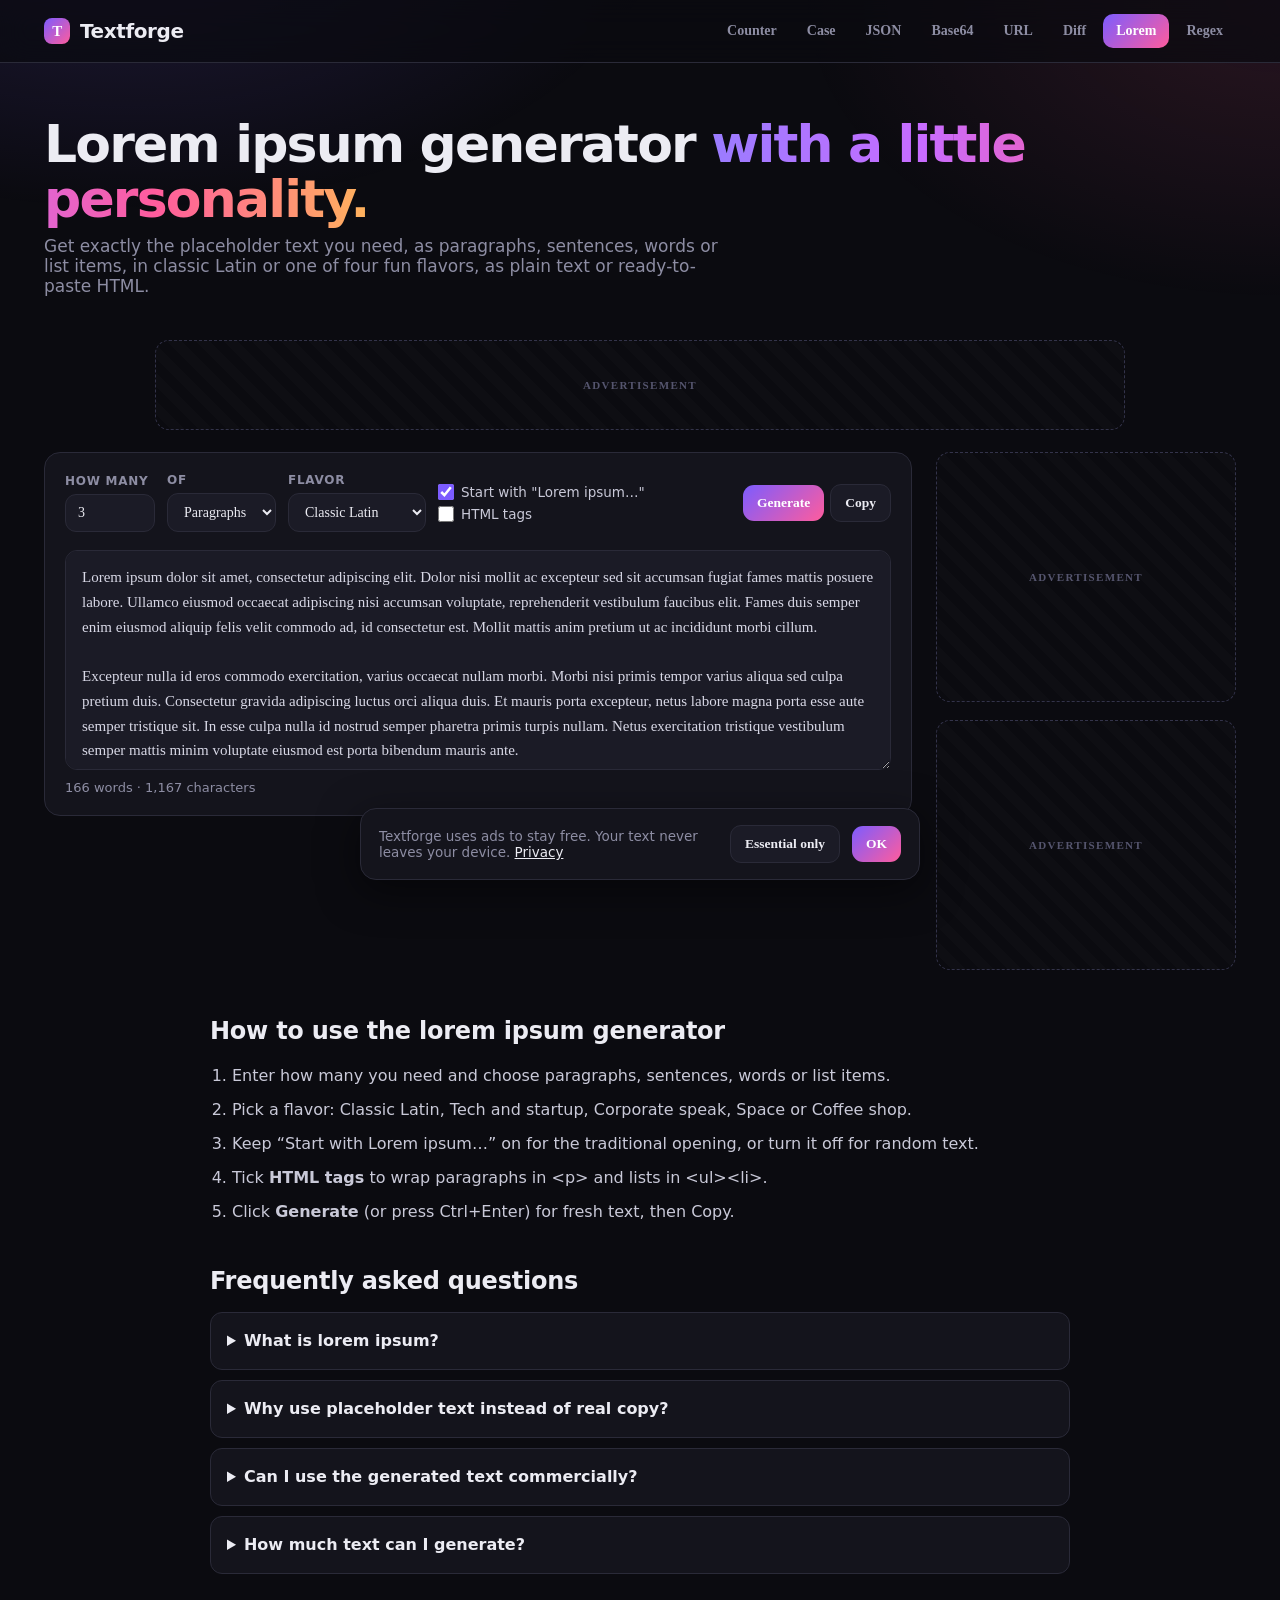
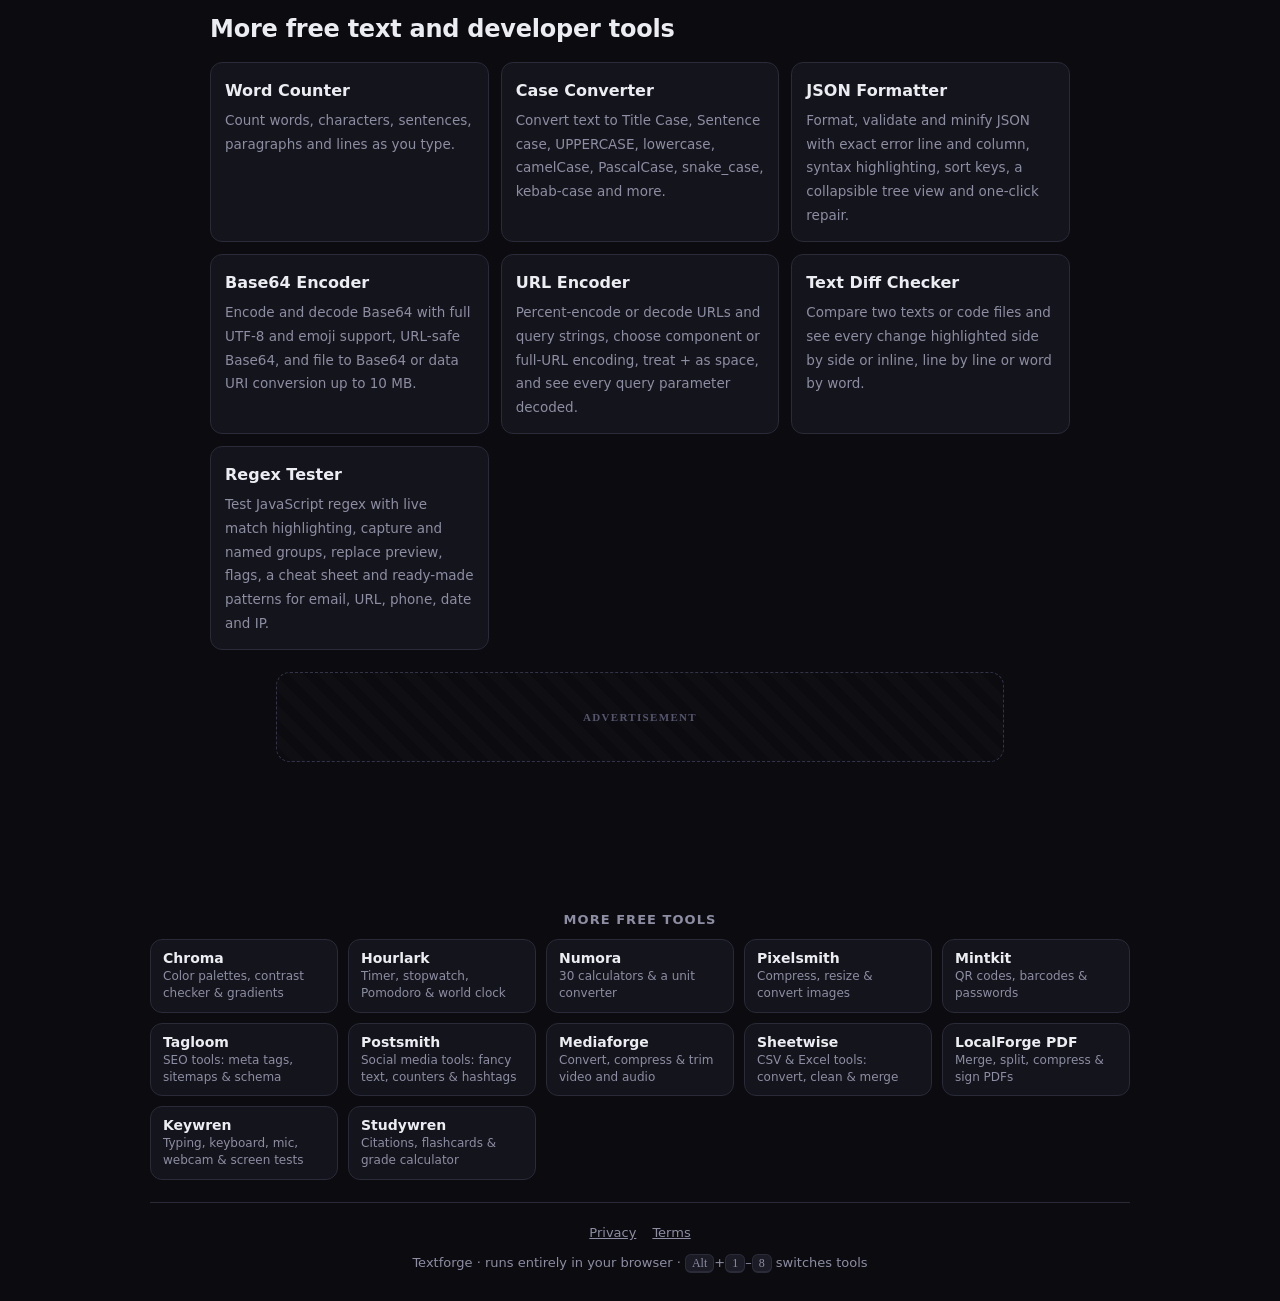
<file: lorem-ipsum-generator/index.html>
<!DOCTYPE html>
<html lang="en">
<head>
<meta charset="UTF-8">
<meta http-equiv="Content-Security-Policy" content="default-src 'self'; script-src 'self'; style-src 'self' 'unsafe-inline' https://fonts.googleapis.com; font-src https://fonts.gstatic.com; img-src 'self' data: blob:; connect-src 'self'; worker-src 'self'; object-src 'none'; base-uri 'self'; form-action 'none'; upgrade-insecure-requests">
<meta name="referrer" content="strict-origin-when-cross-origin">
<meta name="viewport" content="width=device-width, initial-scale=1.0">
<title>Lorem Ipsum Generator: Paragraphs, Words, Lists &amp; HTML | Textforge</title>
<meta name="description" content="Generate lorem ipsum placeholder text by paragraphs, sentences, words or list items, in classic Latin or fun tech, corporate, space and coffee flavors, with optional HTML tags.">
<meta name="theme-color" content="#0b0b10">
<link rel="canonical" href="https://cinch2108.github.io/textforge/lorem-ipsum-generator/">
<link rel="icon" href="data:image/svg+xml,%3Csvg xmlns='http://www.w3.org/2000/svg' viewBox='0 0 32 32'%3E%3Cdefs%3E%3ClinearGradient id='g' x1='0' y1='0' x2='1' y2='1'%3E%3Cstop offset='0' stop-color='%237c5cff'/%3E%3Cstop offset='1' stop-color='%23ff5c9d'/%3E%3C/linearGradient%3E%3C/defs%3E%3Crect width='32' height='32' rx='9' fill='url(%23g)'/%3E%3Cpath d='M9 10h14M16 10v13' stroke='%23fff' stroke-width='3.2' stroke-linecap='round'/%3E%3C/svg%3E">
<meta property="og:type" content="website">
<meta property="og:site_name" content="Textforge">
<meta property="og:title" content="Lorem Ipsum Generator: Paragraphs, Words, Lists &amp; HTML | Textforge">
<meta property="og:description" content="Generate lorem ipsum placeholder text by paragraphs, sentences, words or list items, in classic Latin or fun tech, corporate, space and coffee flavors, with optional HTML tags.">
<meta property="og:url" content="https://cinch2108.github.io/textforge/lorem-ipsum-generator/">
<meta name="twitter:card" content="summary_large_image">
<meta name="twitter:title" content="Lorem Ipsum Generator: Paragraphs, Words, Lists &amp; HTML | Textforge">
<meta name="twitter:description" content="Generate lorem ipsum placeholder text by paragraphs, sentences, words or list items, in classic Latin or fun tech, corporate, space and coffee flavors, with optional HTML tags.">
<script type="application/ld+json">{"@context":"https://schema.org","@type":"WebApplication","name":"Textforge","applicationCategory":"DeveloperApplication","operatingSystem":"Any","browserRequirements":"Requires JavaScript","offers":{"@type":"Offer","price":"0","priceCurrency":"USD"},"description":"Free word counter, case converter, JSON formatter and validator, Base64 and URL encoder, text diff checker, lorem ipsum generator and regex tester that run entirely in your browser."}</script>

<link rel="preconnect" href="https://fonts.googleapis.com">
<link rel="preconnect" href="https://fonts.gstatic.com" crossorigin>
<link href="https://fonts.googleapis.com/css2?family=Inter:wght@400;500;600;700;800&family=JetBrains+Mono:wght@400;500;600&display=swap" rel="stylesheet">
<link rel="stylesheet" href="../styles.css">
<script type="application/ld+json">{"@context": "https://schema.org", "@type": "FAQPage", "mainEntity": [{"@type": "Question", "name": "What is lorem ipsum?", "acceptedAnswer": {"@type": "Answer", "text": "Lorem ipsum is scrambled Latin adapted from Cicero’s “De finibus bonorum et malorum”, written in 45 BC. Printers and designers have used it since the 1500s as filler text, because it looks like real writing without distracting readers with meaning."}}, {"@type": "Question", "name": "Why use placeholder text instead of real copy?", "acceptedAnswer": {"@type": "Answer", "text": "It lets you judge layout, typography and spacing before the final words are ready, and stops reviewers from getting sidetracked by the content itself."}}, {"@type": "Question", "name": "Can I use the generated text commercially?", "acceptedAnswer": {"@type": "Answer", "text": "Yes. The text is randomly generated and free to use in any project, mockup or product."}}, {"@type": "Question", "name": "How much text can I generate?", "acceptedAnswer": {"@type": "Answer", "text": "Up to 200 paragraphs or list items, 2,000 sentences or 10,000 words at a time."}}]}</script>
<script type="application/ld+json">{"@context": "https://schema.org", "@type": "BreadcrumbList", "itemListElement": [{"@type": "ListItem", "position": 1, "name": "Textforge", "item": "https://cinch2108.github.io/textforge/"}, {"@type": "ListItem", "position": 2, "name": "Lorem Ipsum Generator", "item": "https://cinch2108.github.io/textforge/lorem-ipsum-generator/"}]}</script>
</head>
<body data-view="lorem" data-page="lorem">
<a class="skip" href="#main">Skip to tool</a>
<header><div class="nav">
  <a class="logo" href="../" aria-label="Textforge home" style="color:inherit;text-decoration:none"><i></i>Textforge</a>
  <nav class="tabs" id="tabs" aria-label="Tools"><a class="tab" data-p="count" data-v="count" data-name="Word Counter" href="../" title="Word Counter (Alt+1)">Counter</a><a class="tab" data-p="case" data-v="case" data-name="Case Converter" href="../case-converter/" title="Case Converter (Alt+2)">Case</a><a class="tab" data-p="json" data-v="json" data-name="JSON Formatter" href="../json-formatter/" title="JSON Formatter (Alt+3)">JSON</a><a class="tab" data-p="b64" data-v="encode" data-name="Base64 Encoder" href="../base64-encode-decode/" title="Base64 Encoder (Alt+4)">Base64</a><a class="tab" data-p="url" data-v="encode" data-name="URL Encoder" href="../url-encode-decode/" title="URL Encoder (Alt+5)">URL</a><a class="tab" data-p="diff" data-v="diff" data-name="Text Diff Checker" href="../text-diff/" title="Text Diff Checker (Alt+6)">Diff</a><a class="tab active" data-p="lorem" data-v="lorem" data-name="Lorem Ipsum Generator" href="../lorem-ipsum-generator/" aria-current="page" title="Lorem Ipsum Generator (Alt+7)">Lorem</a><a class="tab" data-p="regex" data-v="regex" data-name="Regex Tester" href="../regex-tester/" title="Regex Tester (Alt+8)">Regex</a></nav>
</div></header>

<main id="main">
<section class="hero">
  <h1>Lorem ipsum generator <span>with a little personality.</span></h1>
  <p>Get exactly the placeholder text you need, as paragraphs, sentences, words or list items, in classic Latin or one of four fun flavors, as plain text or ready-to-paste HTML.</p>
  <div id="resume" class="resume" hidden></div>
</section>
<!-- AD SLOT: top leaderboard 970x90 (responsive). Paste ad unit inside. -->
<div class="ad ad-leader" id="ad-top" data-ad-slot="top" aria-label="Advertisement"></div>
<div class="layout"><div class="content">

<!-- WORD COUNTER -->
<section class="view" id="v-count" aria-label="Word and character counter">
  <div class="split">
    <div class="card">
      <div class="row between"><label class="lbl" for="cnt-in" style="margin:0">Your text</label>
        <div class="row tight"><button class="btn sm" data-act="paste" data-target="cnt-in">Paste</button><button class="btn sm" data-act="copy-el" data-target="cnt-in">Copy</button><button class="btn sm" data-act="clear" data-target="cnt-in">Clear</button></div></div>
      <textarea id="cnt-in" class="ta tall" maxlength="2000000" spellcheck="true" placeholder="Start typing or paste your text here. Everything is counted live, right in your browser."></textarea>
    </div>
    <div class="stats" id="cnt-stats">
      <div class="stat hero-stat"><b data-k="words">0</b><span>Words</span></div>
      <div class="stat hero-stat"><b data-k="chars">0</b><span>Characters</span></div>
      <div class="stat"><b data-k="nospace">0</b><span>Without spaces</span></div>
      <div class="stat"><b data-k="sentences">0</b><span>Sentences</span></div>
      <div class="stat"><b data-k="paras">0</b><span>Paragraphs</span></div>
      <div class="stat"><b data-k="lines">0</b><span>Lines</span></div>
      <div class="stat"><b data-k="read">0s</b><span>Reading time</span></div>
      <div class="stat"><b data-k="speak">0s</b><span>Speaking time</span></div>
      <div class="stat"><b data-k="unique">0</b><span>Unique words</span></div>
      <div class="stat"><b data-k="avg">0</b><span>Avg word length</span></div>
      <div class="stat wide"><b data-k="flesch">–</b><span data-k="fleschlbl">Readability (Flesch)</span></div>
    </div>
  </div>
  <div class="grid2 mt">
    <div class="card"><h2>Length limits</h2><div class="limits" id="cnt-limits"></div></div>
    <div class="card">
      <div class="row between"><h2 style="margin:0">Top keywords</h2>
        <div class="row tight"><select id="kw-n" aria-label="Phrase length"><option value="1">1 word</option><option value="2">2 words</option><option value="3">3 words</option></select>
        <label class="check"><input type="checkbox" id="kw-stop" checked> Skip common words</label></div></div>
      <div class="kw mt2" id="cnt-kw"><p class="hint">Keywords and their density appear here.</p></div>
    </div>
  </div>
</section>

<!-- CASE CONVERTER -->
<section class="view" id="v-case" aria-label="Case converter">
  <div class="card">
    <label class="lbl">Change case</label>
    <div class="chipbar" id="case-btns">
      <button class="btn" data-case="upper">UPPERCASE</button><button class="btn" data-case="lower">lowercase</button>
      <button class="btn" data-case="title">Title Case</button><button class="btn" data-case="sentence">Sentence case</button>
      <button class="btn" data-case="camel">camelCase</button><button class="btn" data-case="pascal">PascalCase</button>
      <button class="btn" data-case="snake">snake_case</button><button class="btn" data-case="kebab">kebab-case</button>
      <button class="btn" data-case="constant">CONSTANT_CASE</button><button class="btn" data-case="dot">dot.case</button>
      <button class="btn" data-case="alternating">aLtErNaTiNg</button><button class="btn" data-case="inverse">iNVERSE</button>
    </div>
    <label class="lbl mt2">Clean up</label>
    <div class="chipbar">
      <button class="btn" data-case="trim">Trim &amp; remove extra spaces</button><button class="btn" data-case="nobreaks">Remove line breaks</button>
      <button class="btn" data-case="noempty">Remove empty lines</button><button class="btn" data-case="sortaz">Sort lines A→Z</button>
      <button class="btn" data-case="sortza">Sort lines Z→A</button><button class="btn" data-case="dedupe">Remove duplicate lines</button>
      <button class="btn" data-case="revlines">Reverse line order</button><button class="btn" data-case="revtext">Reverse text</button>
      <button class="btn" data-case="number">Number lines</button>
    </div>
    <textarea id="case-in" class="ta mt" maxlength="2000000" spellcheck="false" placeholder="Paste text, then click a button above. Each line is converted separately, so lists work too."></textarea>
    <div class="row between mt2">
      <span class="hint" id="case-info">0 characters · 0 lines</span>
      <div class="row tight"><button class="btn sm" data-act="case-undo">↶ Undo</button><button class="btn sm" data-act="copy-el" data-target="case-in">Copy</button><button class="btn sm" data-act="download-el" data-target="case-in" data-name="text.txt">⬇ Download</button><button class="btn sm" data-act="clear" data-target="case-in">Clear</button></div>
    </div>
  </div>
</section>

<!-- JSON -->
<section class="view" id="v-json" aria-label="JSON formatter and validator">
  <div class="row toolbar">
    <button class="btn primary" data-act="json-format">Format <kbd class="dk">Ctrl ↵</kbd></button>
    <button class="btn" data-act="json-minify">Minify</button>
    <button class="btn" data-act="json-repair" title="Fix trailing commas, comments, single quotes, unquoted keys">✨ Repair</button>
    <select id="json-indent" aria-label="Indent"><option value="2">2 spaces</option><option value="4">4 spaces</option><option value="tab">Tabs</option></select>
    <label class="check"><input type="checkbox" id="json-sort"> Sort keys</label>
    <div class="seg" id="json-view" role="group" aria-label="Output view"><button class="on" data-jv="code">Code</button><button data-jv="tree">Tree</button></div>
    <div class="row tight push"><button class="btn sm" data-act="json-sample">Sample</button><button class="btn sm" data-act="clear" data-target="json-in">Clear</button></div>
  </div>
  <div class="grid2 mt2">
    <div class="card pad0">
      <div class="cardhead"><span class="lbl" style="margin:0">Input</span><span class="pill" id="json-status">Waiting for JSON</span></div>
      <textarea id="json-in" class="ta code-ta tall flat" maxlength="5000000" spellcheck="false" placeholder='Paste JSON here, e.g. {"name":"Textforge","free":true}'></textarea>
      <div class="errbox" id="json-err" hidden></div>
    </div>
    <div class="card pad0">
      <div class="cardhead"><span class="lbl" style="margin:0">Output</span><div class="row tight"><button class="btn sm" data-act="json-copy">Copy</button><button class="btn sm" data-act="json-download">⬇ Download</button></div></div>
      <pre class="code out tall" id="json-out" tabindex="0"></pre>
      <div class="tree tall" id="json-tree" hidden tabindex="0"></div>
    </div>
  </div>
</section>

<!-- ENCODE -->
<section class="view" id="v-encode" aria-label="Base64, URL and HTML entity encoder and decoder">
  <div class="row toolbar">
    <div class="seg" id="enc-mode" role="group" aria-label="Format"><button class="on" data-mode="b64">Base64</button><button data-mode="url">URL</button><button data-mode="html">HTML entities</button></div>
    <div class="seg" id="enc-dir" role="group" aria-label="Direction"><button class="on" data-dir="enc">Encode</button><button data-dir="dec">Decode</button></div>
    <span class="opts" data-for="b64"><label class="check"><input type="checkbox" id="b64-url"> URL-safe (-_ no padding)</label></span>
    <span class="opts" data-for="url" hidden><select id="url-kind" aria-label="URL encoding type"><option value="component">Component (query values)</option><option value="full">Full URL (keep :/?#&amp;)</option></select><label class="check"><input type="checkbox" id="url-plus"> + means space</label></span>
    <span class="opts" data-for="html" hidden><label class="check"><input type="checkbox" id="html-all"> Also encode non-ASCII</label></span>
  </div>
  <div class="grid2 mt2">
    <div class="card pad0"><div class="cardhead"><span class="lbl" style="margin:0" id="enc-inlbl">Text to encode</span><button class="btn sm" data-act="clear" data-target="enc-in">Clear</button></div>
      <textarea id="enc-in" class="ta code-ta flat" maxlength="5000000" spellcheck="false" placeholder="Type or paste here. Results update as you type."></textarea></div>
    <div class="card pad0"><div class="cardhead"><span class="lbl" style="margin:0">Result <span class="pill sm" id="enc-status"></span></span>
      <div class="row tight"><button class="btn sm" data-act="enc-swap" title="Use result as input and flip direction">⇄ Swap</button><button class="btn sm" data-act="copy-el" data-target="enc-out">Copy</button><button class="btn sm" data-act="download-el" data-target="enc-out" data-name="result.txt">⬇</button></div></div>
      <textarea id="enc-out" class="ta code-ta flat" readonly spellcheck="false"></textarea></div>
  </div>
  <div class="card mt" data-for="b64" id="b64-file">
    <h2>File to Base64</h2>
    <div class="drop" id="drop" tabindex="0" role="button" aria-label="Choose a file to encode"><div class="dropic">📄</div><b>Drop a file, or click to choose</b><p class="hint">Up to 10 MB. The file is read on your device and never uploaded.</p><input type="file" id="file" hidden></div>
    <div class="row mt2"><label class="check"><input type="checkbox" id="b64-datauri" checked> Include data: URI prefix</label><button class="btn sm" data-act="b64-tofile">⬇ Decode Base64 input to a file</button></div>
    <div id="file-out" class="fileout" hidden><img id="file-prev" alt="Preview of the chosen image" hidden><div><div id="file-meta" class="hint"></div><div class="row tight mt2"><button class="btn sm" data-act="file-copy">Copy Base64</button><button class="btn sm" data-act="file-css" id="file-css-btn" hidden>Copy as CSS background</button><button class="btn sm" data-act="file-img" id="file-img-btn" hidden>Copy as &lt;img&gt; tag</button></div></div></div>
  </div>
  <div class="card mt" data-for="url" id="url-parts" hidden>
    <h2>URL breakdown</h2><p class="hint" id="url-hint">Paste a full URL (https://…) in the input to see its parts and decoded query parameters.</p>
    <div id="url-table"></div>
  </div>
</section>

<!-- DIFF -->
<section class="view" id="v-diff" aria-label="Text diff checker">
  <div class="grid2">
    <div class="card pad0"><div class="cardhead"><label class="lbl" for="diff-a" style="margin:0">Original</label><button class="btn sm" data-act="clear" data-target="diff-a">Clear</button></div><textarea id="diff-a" class="ta code-ta flat" maxlength="1000000" spellcheck="false" placeholder="Paste the original text"></textarea></div>
    <div class="card pad0"><div class="cardhead"><label class="lbl" for="diff-b" style="margin:0">Changed</label><button class="btn sm" data-act="clear" data-target="diff-b">Clear</button></div><textarea id="diff-b" class="ta code-ta flat" maxlength="1000000" spellcheck="false" placeholder="Paste the changed text"></textarea></div>
  </div>
  <div class="row toolbar mt2">
    <div class="seg" id="diff-view" role="group" aria-label="Layout"><button class="on" data-dv="side">Side by side</button><button data-dv="inline">Inline</button></div>
    <div class="seg" id="diff-level" role="group" aria-label="Detail"><button class="on" data-dl="line">Lines</button><button data-dl="word">Words</button></div>
    <label class="check"><input type="checkbox" id="diff-ws"> Ignore whitespace</label>
    <label class="check"><input type="checkbox" id="diff-case"> Ignore case</label>
    <label class="check"><input type="checkbox" id="diff-collapse" checked> Hide unchanged</label>
    <div class="row tight push"><button class="btn sm" data-act="diff-swap">⇄ Swap</button><button class="btn sm" data-act="diff-sample">Sample</button></div>
  </div>
  <div class="row mt2" id="diff-stats"></div>
  <div class="diffout mt2" id="diff-out"><p class="hint pad">Paste two versions of your text to see what changed.</p></div>
</section>

<!-- LOREM -->
<section class="view active" id="v-lorem" aria-label="Lorem ipsum generator">
  <div class="card">
    <div class="row">
      <div><label class="lbl" for="lo-n">How many</label><input type="number" id="lo-n" min="1" max="100" value="3" style="width:90px"></div>
      <div><label class="lbl" for="lo-unit">Of</label><select id="lo-unit"><option value="p">Paragraphs</option><option value="s">Sentences</option><option value="w">Words</option><option value="l">List items</option></select></div>
      <div><label class="lbl" for="lo-flavor">Flavor</label><select id="lo-flavor"><option value="latin">Classic Latin</option><option value="tech">Tech &amp; startup</option><option value="office">Corporate speak</option><option value="space">Space</option><option value="coffee">Coffee shop</option></select></div>
      <div class="col-checks"><label class="check"><input type="checkbox" id="lo-classic" checked> Start with "Lorem ipsum…"</label><label class="check"><input type="checkbox" id="lo-html"> HTML tags</label></div>
      <div class="row tight push"><button class="btn primary" data-act="lo-gen">Generate</button><button class="btn" data-act="copy-el" data-target="lo-out">Copy</button></div>
    </div>
    <textarea id="lo-out" class="ta mt" readonly aria-label="Generated text"></textarea>
    <p class="hint mt2" id="lo-info"></p>
  </div>
</section>

<!-- REGEX -->
<section class="view" id="v-regex" aria-label="Regex tester">
  <div class="card">
    <div class="row between"><label class="lbl" for="re-pat" style="margin:0">Regular expression</label>
      <select id="re-preset" aria-label="Common patterns"><option value="">Common patterns…</option></select></div>
    <div class="rebar mt2"><span>/</span><input type="text" id="re-pat" maxlength="2000" spellcheck="false" autocomplete="off" placeholder="[A-Z]\w+"><span>/</span>
      <div class="flags" id="re-flags" role="group" aria-label="Flags">
        <button class="on" data-flag="g" title="global: find all matches">g</button><button data-flag="i" title="ignore case">i</button><button class="on" data-flag="m" title="multiline: ^ and $ match at line breaks">m</button><button data-flag="s" title="dotAll: . matches newlines">s</button><button data-flag="u" title="unicode">u</button><button data-flag="y" title="sticky">y</button>
      </div></div>
    <div class="row between mt2"><span class="pill" id="re-status">Enter a pattern</span><span class="hint">Runs in a background worker, so runaway patterns are stopped after 1.5 s.</span></div>
    <label class="lbl mt" for="re-text">Test text</label>
    <div class="hl-wrap"><div class="hl-back" id="re-back" aria-hidden="true"></div><textarea id="re-text" class="hl-ta" maxlength="500000" spellcheck="false" placeholder="Paste text to test against"></textarea></div>
  </div>
  <div class="grid2 mt">
    <div class="card"><div class="row between"><h2 style="margin:0">Matches</h2><button class="btn sm" data-act="re-copy-matches">Copy all</button></div><div class="matches mt2" id="re-matches"><p class="hint">Matches and capture groups show up here.</p></div></div>
    <div class="card"><h2>Replace</h2><input type="text" id="re-rep" maxlength="2000" spellcheck="false" placeholder="Replacement, e.g. $1 or $&lt;name&gt;" style="width:100%">
      <pre class="code out mt2 short" id="re-out"></pre><button class="btn sm mt2" data-act="copy-el" data-target="re-out">Copy result</button></div>
  </div>
  <div class="card mt"><h2>Cheat sheet</h2><p class="hint" style="margin:-8px 0 12px">Click any token to insert it into your pattern.</p><div class="cheat" id="cheat"></div></div>
</section>
</div>
<aside class="rail"><!-- AD SLOTS: sticky sidebar 300x250 x2 -->
<div class="ad ad-rect" id="ad-side-1" data-ad-slot="side-1" aria-label="Advertisement"></div><div class="ad ad-rect" id="ad-side-2" data-ad-slot="side-2" aria-label="Advertisement"></div></aside>
</div>
<article class="seo">
<h2>How to use the lorem ipsum generator</h2>
<ol><li>Enter how many you need and choose paragraphs, sentences, words or list items.</li><li>Pick a flavor: Classic Latin, Tech and startup, Corporate speak, Space or Coffee shop.</li><li>Keep “Start with Lorem ipsum…” on for the traditional opening, or turn it off for random text.</li><li>Tick <b>HTML tags</b> to wrap paragraphs in &lt;p&gt; and lists in &lt;ul&gt;&lt;li&gt;.</li><li>Click <b>Generate</b> (or press Ctrl+Enter) for fresh text, then Copy.</li></ol>
<h2>Frequently asked questions</h2>
<details><summary>What is lorem ipsum?</summary><p>Lorem ipsum is scrambled Latin adapted from Cicero’s “De finibus bonorum et malorum”, written in 45 BC. Printers and designers have used it since the 1500s as filler text, because it looks like real writing without distracting readers with meaning.</p></details><details><summary>Why use placeholder text instead of real copy?</summary><p>It lets you judge layout, typography and spacing before the final words are ready, and stops reviewers from getting sidetracked by the content itself.</p></details><details><summary>Can I use the generated text commercially?</summary><p>Yes. The text is randomly generated and free to use in any project, mockup or product.</p></details><details><summary>How much text can I generate?</summary><p>Up to 200 paragraphs or list items, 2,000 sentences or 10,000 words at a time.</p></details>
<h2>More free text and developer tools</h2>
<div class="toollinks"><a href="../">Word Counter<span>Count words, characters, sentences, paragraphs and lines as you type.</span></a><a href="../case-converter/">Case Converter<span>Convert text to Title Case, Sentence case, UPPERCASE, lowercase, camelCase, PascalCase, snake_case, kebab-case and more.</span></a><a href="../json-formatter/">JSON Formatter<span>Format, validate and minify JSON with exact error line and column, syntax highlighting, sort keys, a collapsible tree view and one-click repair.</span></a><a href="../base64-encode-decode/">Base64 Encoder<span>Encode and decode Base64 with full UTF-8 and emoji support, URL-safe Base64, and file to Base64 or data URI conversion up to 10 MB.</span></a><a href="../url-encode-decode/">URL Encoder<span>Percent-encode or decode URLs and query strings, choose component or full-URL encoding, treat + as space, and see every query parameter decoded.</span></a><a href="../text-diff/">Text Diff Checker<span>Compare two texts or code files and see every change highlighted side by side or inline, line by line or word by word.</span></a><a href="../regex-tester/">Regex Tester<span>Test JavaScript regex with live match highlighting, capture and named groups, replace preview, flags, a cheat sheet and ready-made patterns for email, URL, phone, date and IP.</span></a></div>
</article>
<!-- AD SLOT: footer 728x90 -->
<div class="ad ad-foot" id="ad-foot" data-ad-slot="foot" aria-label="Advertisement"></div>
</main>
<div class="toast" id="toast" role="status" aria-live="polite"></div>
<div class="consent" id="consent" role="dialog" aria-label="Cookie notice"><span>Textforge uses ads to stay free. Your text never leaves your device. <a href="../privacy.html">Privacy</a></span><button class="btn" id="c-no">Essential only</button><button class="btn primary" id="c-yes">OK</button></div>
<footer><!--team--><nav class="more-tools" aria-label="More free tools"><h2>More free tools</h2><ul><li><a href="https://cinch2108.github.io/chroma/" rel="noopener">Chroma</a><span>Color palettes, contrast checker &amp; gradients</span></li><li><a href="https://cinch2108.github.io/hourlark/" rel="noopener">Hourlark</a><span>Timer, stopwatch, Pomodoro &amp; world clock</span></li><li><a href="https://cinch2108.github.io/numora/" rel="noopener">Numora</a><span>30 calculators &amp; a unit converter</span></li><li><a href="https://cinch2108.github.io/pixelsmith/" rel="noopener">Pixelsmith</a><span>Compress, resize &amp; convert images</span></li><li><a href="https://cinch2108.github.io/mintkit/" rel="noopener">Mintkit</a><span>QR codes, barcodes &amp; passwords</span></li><li><a href="https://cinch2108.github.io/tagloom/" rel="noopener">Tagloom</a><span>SEO tools: meta tags, sitemaps &amp; schema</span></li><li><a href="https://cinch2108.github.io/postsmith/" rel="noopener">Postsmith</a><span>Social media tools: fancy text, counters &amp; hashtags</span></li><li><a href="https://cinch2108.github.io/mediaforge/" rel="noopener">Mediaforge</a><span>Convert, compress &amp; trim video and audio</span></li><li><a href="https://cinch2108.github.io/datakit/" rel="noopener">Sheetwise</a><span>CSV &amp; Excel tools: convert, clean &amp; merge</span></li><li><a href="https://cinch2108.github.io/" rel="noopener">LocalForge PDF</a><span>Merge, split, compress &amp; sign PDFs</span></li><li><a href="https://cinch2108.github.io/keywren/" rel="noopener">Keywren</a><span>Typing, keyboard, mic, webcam &amp; screen tests</span></li><li><a href="https://cinch2108.github.io/studywren/" rel="noopener">Studywren</a><span>Citations, flashcards &amp; grade calculator</span></li></ul></nav><!--/team--><div class="footlinks"><a href="../privacy.html">Privacy</a><a href="../terms.html">Terms</a></div><br>Textforge · runs entirely in your browser · <kbd>Alt</kbd>+<kbd>1</kbd>–<kbd>8</kbd> switches tools</footer>

<script src="../app.js" defer></script>
</body>
</html>
</file>
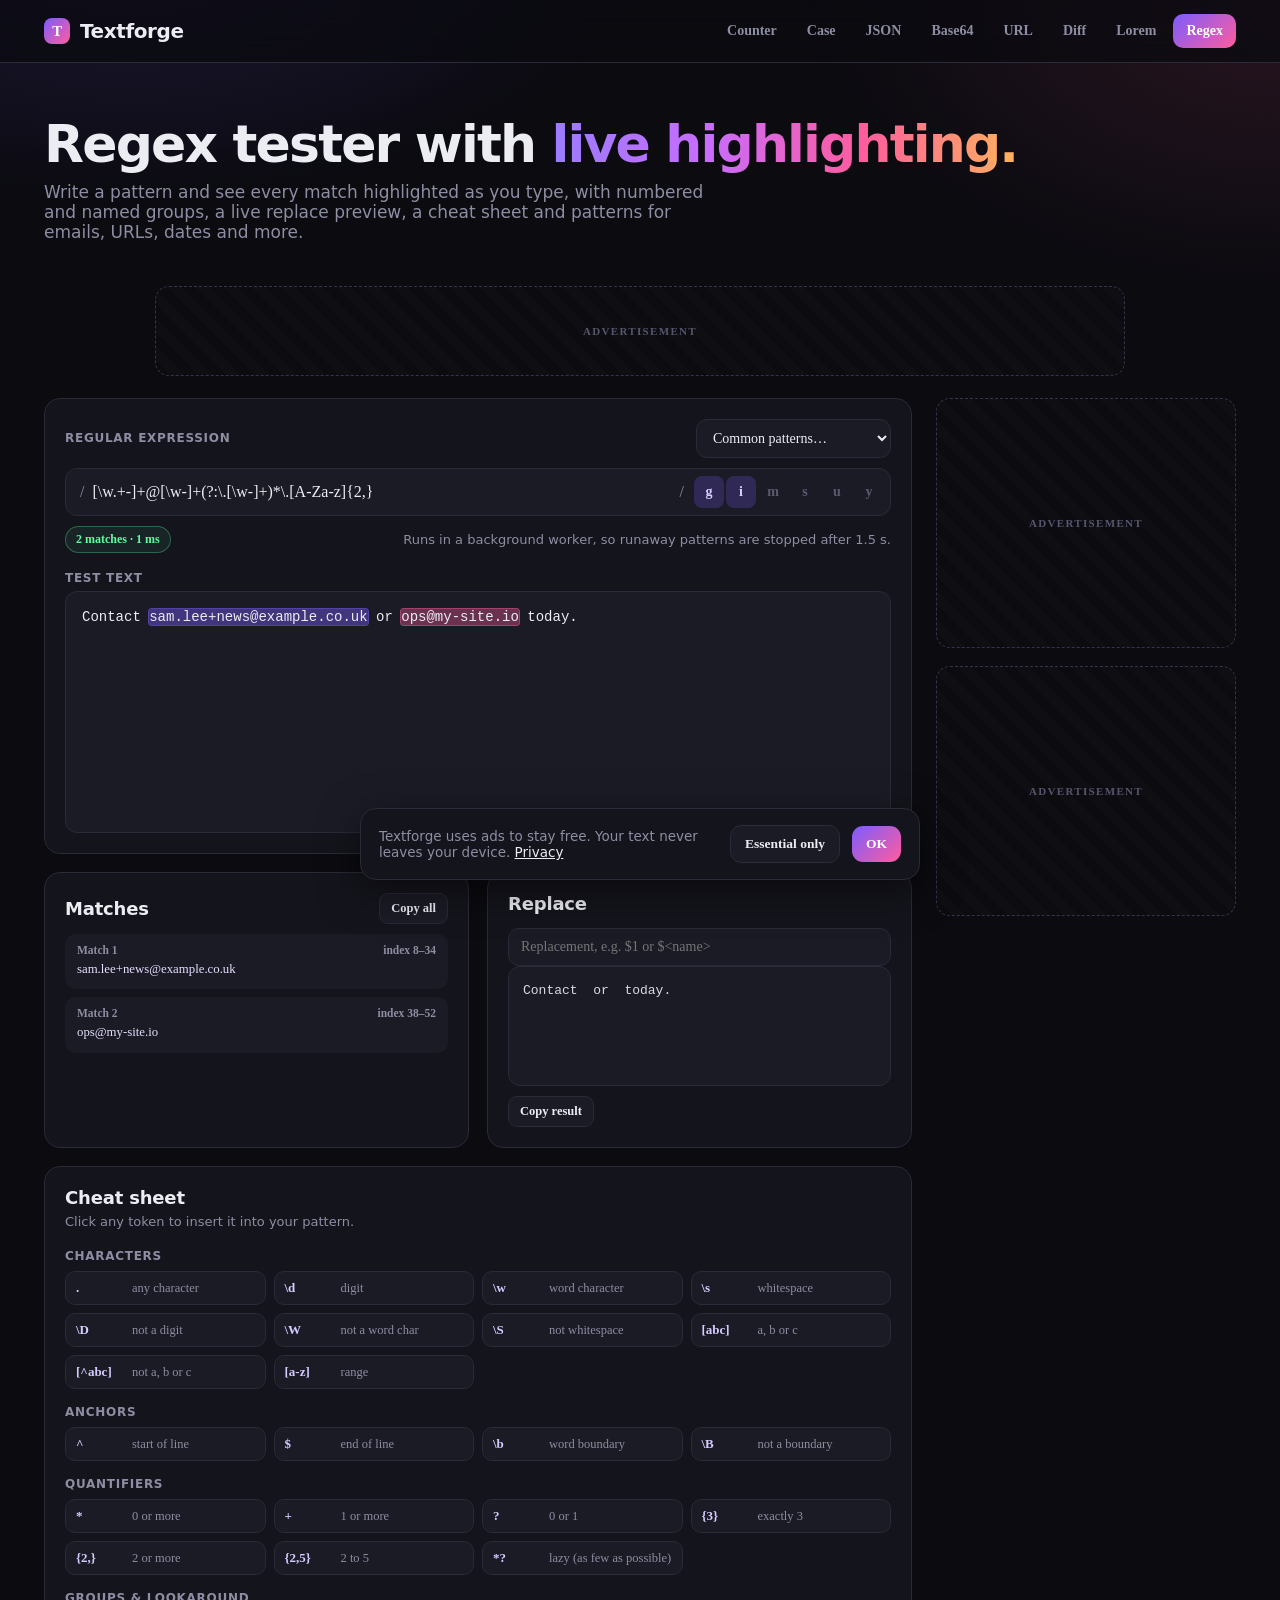
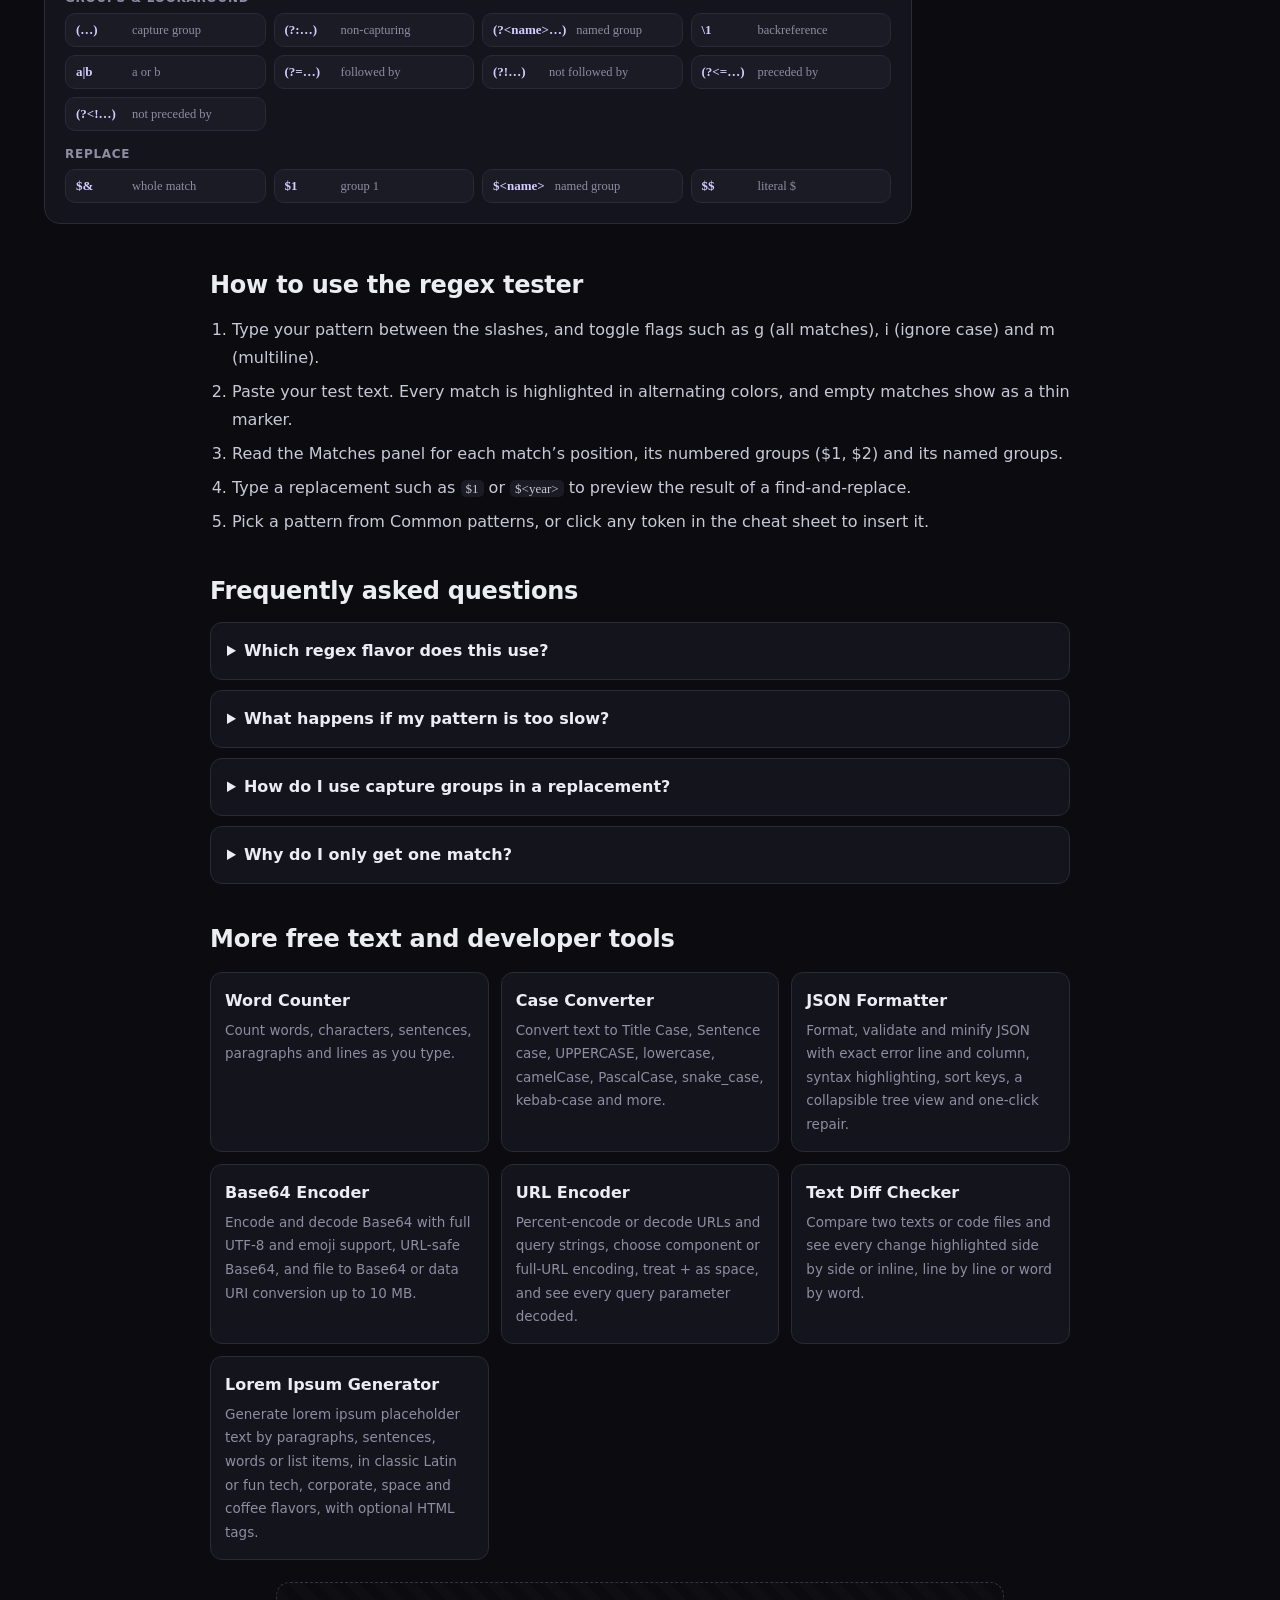
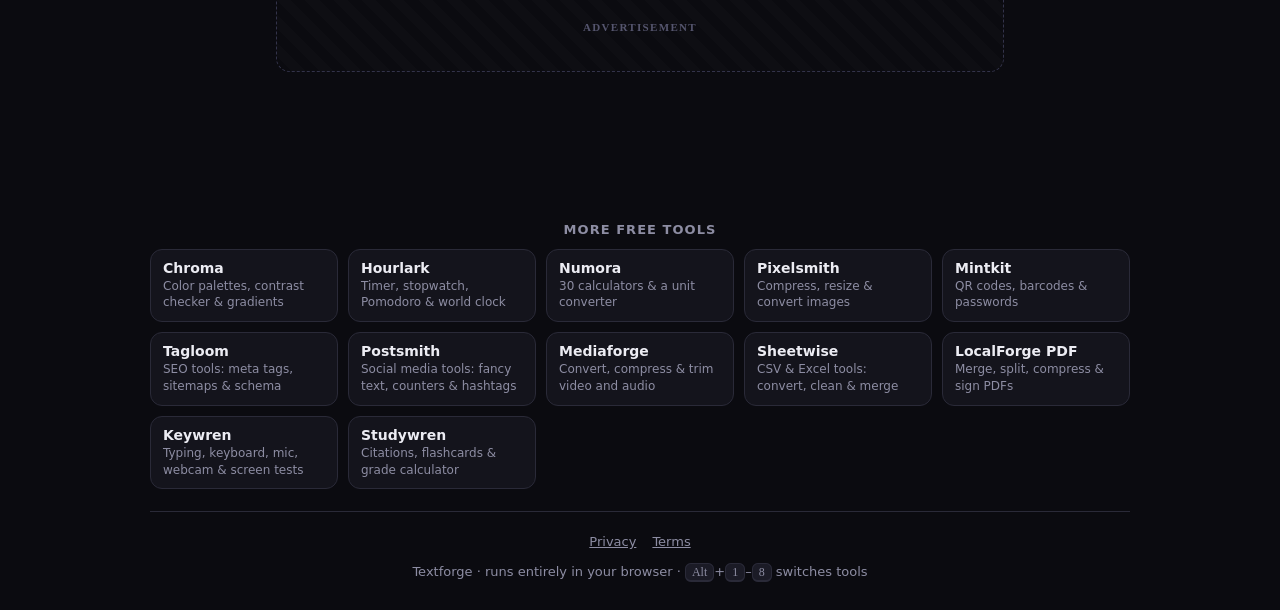
<file: regex-tester/index.html>
<!DOCTYPE html>
<html lang="en">
<head>
<meta charset="UTF-8">
<meta http-equiv="Content-Security-Policy" content="default-src 'self'; script-src 'self'; style-src 'self' 'unsafe-inline' https://fonts.googleapis.com; font-src https://fonts.gstatic.com; img-src 'self' data: blob:; connect-src 'self'; worker-src 'self'; object-src 'none'; base-uri 'self'; form-action 'none'; upgrade-insecure-requests">
<meta name="referrer" content="strict-origin-when-cross-origin">
<meta name="viewport" content="width=device-width, initial-scale=1.0">
<title>Regex Tester: Test JavaScript Regular Expressions Online | Textforge</title>
<meta name="description" content="Test JavaScript regex with live match highlighting, capture and named groups, replace preview, flags, a cheat sheet and ready-made patterns for email, URL, phone, date and IP.">
<meta name="theme-color" content="#0b0b10">
<link rel="canonical" href="https://cinch2108.github.io/textforge/regex-tester/">
<link rel="icon" href="data:image/svg+xml,%3Csvg xmlns='http://www.w3.org/2000/svg' viewBox='0 0 32 32'%3E%3Cdefs%3E%3ClinearGradient id='g' x1='0' y1='0' x2='1' y2='1'%3E%3Cstop offset='0' stop-color='%237c5cff'/%3E%3Cstop offset='1' stop-color='%23ff5c9d'/%3E%3C/linearGradient%3E%3C/defs%3E%3Crect width='32' height='32' rx='9' fill='url(%23g)'/%3E%3Cpath d='M9 10h14M16 10v13' stroke='%23fff' stroke-width='3.2' stroke-linecap='round'/%3E%3C/svg%3E">
<meta property="og:type" content="website">
<meta property="og:site_name" content="Textforge">
<meta property="og:title" content="Regex Tester: Test JavaScript Regular Expressions Online | Textforge">
<meta property="og:description" content="Test JavaScript regex with live match highlighting, capture and named groups, replace preview, flags, a cheat sheet and ready-made patterns for email, URL, phone, date and IP.">
<meta property="og:url" content="https://cinch2108.github.io/textforge/regex-tester/">
<meta name="twitter:card" content="summary_large_image">
<meta name="twitter:title" content="Regex Tester: Test JavaScript Regular Expressions Online | Textforge">
<meta name="twitter:description" content="Test JavaScript regex with live match highlighting, capture and named groups, replace preview, flags, a cheat sheet and ready-made patterns for email, URL, phone, date and IP.">
<script type="application/ld+json">{"@context":"https://schema.org","@type":"WebApplication","name":"Textforge","applicationCategory":"DeveloperApplication","operatingSystem":"Any","browserRequirements":"Requires JavaScript","offers":{"@type":"Offer","price":"0","priceCurrency":"USD"},"description":"Free word counter, case converter, JSON formatter and validator, Base64 and URL encoder, text diff checker, lorem ipsum generator and regex tester that run entirely in your browser."}</script>

<link rel="preconnect" href="https://fonts.googleapis.com">
<link rel="preconnect" href="https://fonts.gstatic.com" crossorigin>
<link href="https://fonts.googleapis.com/css2?family=Inter:wght@400;500;600;700;800&family=JetBrains+Mono:wght@400;500;600&display=swap" rel="stylesheet">
<link rel="stylesheet" href="../styles.css">
<script type="application/ld+json">{"@context": "https://schema.org", "@type": "FAQPage", "mainEntity": [{"@type": "Question", "name": "Which regex flavor does this use?", "acceptedAnswer": {"@type": "Answer", "text": "It uses your browser’s JavaScript (ECMAScript) regex engine, so results match exactly what you get in JavaScript, TypeScript and Node.js, including named groups, lookbehind and the u and s flags."}}, {"@type": "Question", "name": "What happens if my pattern is too slow?", "acceptedAnswer": {"@type": "Answer", "text": "Patterns run in a separate background worker. If one takes longer than 1.5 seconds, usually because of catastrophic backtracking from nested quantifiers like (a+)+, it is stopped automatically and the page stays responsive."}}, {"@type": "Question", "name": "How do I use capture groups in a replacement?", "acceptedAnswer": {"@type": "Answer", "text": "Use $1, $2 and so on for numbered groups, $&lt;name&gt; for named groups, $& for the whole match and $$ for a literal dollar sign."}}, {"@type": "Question", "name": "Why do I only get one match?", "acceptedAnswer": {"@type": "Answer", "text": "Without the g (global) flag, JavaScript stops after the first match. Turn on g to find every match, which is on by default."}}]}</script>
<script type="application/ld+json">{"@context": "https://schema.org", "@type": "BreadcrumbList", "itemListElement": [{"@type": "ListItem", "position": 1, "name": "Textforge", "item": "https://cinch2108.github.io/textforge/"}, {"@type": "ListItem", "position": 2, "name": "Regex Tester", "item": "https://cinch2108.github.io/textforge/regex-tester/"}]}</script>
</head>
<body data-view="regex" data-page="regex">
<a class="skip" href="#main">Skip to tool</a>
<header><div class="nav">
  <a class="logo" href="../" aria-label="Textforge home" style="color:inherit;text-decoration:none"><i></i>Textforge</a>
  <nav class="tabs" id="tabs" aria-label="Tools"><a class="tab" data-p="count" data-v="count" data-name="Word Counter" href="../" title="Word Counter (Alt+1)">Counter</a><a class="tab" data-p="case" data-v="case" data-name="Case Converter" href="../case-converter/" title="Case Converter (Alt+2)">Case</a><a class="tab" data-p="json" data-v="json" data-name="JSON Formatter" href="../json-formatter/" title="JSON Formatter (Alt+3)">JSON</a><a class="tab" data-p="b64" data-v="encode" data-name="Base64 Encoder" href="../base64-encode-decode/" title="Base64 Encoder (Alt+4)">Base64</a><a class="tab" data-p="url" data-v="encode" data-name="URL Encoder" href="../url-encode-decode/" title="URL Encoder (Alt+5)">URL</a><a class="tab" data-p="diff" data-v="diff" data-name="Text Diff Checker" href="../text-diff/" title="Text Diff Checker (Alt+6)">Diff</a><a class="tab" data-p="lorem" data-v="lorem" data-name="Lorem Ipsum Generator" href="../lorem-ipsum-generator/" title="Lorem Ipsum Generator (Alt+7)">Lorem</a><a class="tab active" data-p="regex" data-v="regex" data-name="Regex Tester" href="../regex-tester/" aria-current="page" title="Regex Tester (Alt+8)">Regex</a></nav>
</div></header>

<main id="main">
<section class="hero">
  <h1>Regex tester with <span>live highlighting.</span></h1>
  <p>Write a pattern and see every match highlighted as you type, with numbered and named groups, a live replace preview, a cheat sheet and patterns for emails, URLs, dates and more.</p>
  <div id="resume" class="resume" hidden></div>
</section>
<!-- AD SLOT: top leaderboard 970x90 (responsive). Paste ad unit inside. -->
<div class="ad ad-leader" id="ad-top" data-ad-slot="top" aria-label="Advertisement"></div>
<div class="layout"><div class="content">

<!-- WORD COUNTER -->
<section class="view" id="v-count" aria-label="Word and character counter">
  <div class="split">
    <div class="card">
      <div class="row between"><label class="lbl" for="cnt-in" style="margin:0">Your text</label>
        <div class="row tight"><button class="btn sm" data-act="paste" data-target="cnt-in">Paste</button><button class="btn sm" data-act="copy-el" data-target="cnt-in">Copy</button><button class="btn sm" data-act="clear" data-target="cnt-in">Clear</button></div></div>
      <textarea id="cnt-in" class="ta tall" maxlength="2000000" spellcheck="true" placeholder="Start typing or paste your text here. Everything is counted live, right in your browser."></textarea>
    </div>
    <div class="stats" id="cnt-stats">
      <div class="stat hero-stat"><b data-k="words">0</b><span>Words</span></div>
      <div class="stat hero-stat"><b data-k="chars">0</b><span>Characters</span></div>
      <div class="stat"><b data-k="nospace">0</b><span>Without spaces</span></div>
      <div class="stat"><b data-k="sentences">0</b><span>Sentences</span></div>
      <div class="stat"><b data-k="paras">0</b><span>Paragraphs</span></div>
      <div class="stat"><b data-k="lines">0</b><span>Lines</span></div>
      <div class="stat"><b data-k="read">0s</b><span>Reading time</span></div>
      <div class="stat"><b data-k="speak">0s</b><span>Speaking time</span></div>
      <div class="stat"><b data-k="unique">0</b><span>Unique words</span></div>
      <div class="stat"><b data-k="avg">0</b><span>Avg word length</span></div>
      <div class="stat wide"><b data-k="flesch">–</b><span data-k="fleschlbl">Readability (Flesch)</span></div>
    </div>
  </div>
  <div class="grid2 mt">
    <div class="card"><h2>Length limits</h2><div class="limits" id="cnt-limits"></div></div>
    <div class="card">
      <div class="row between"><h2 style="margin:0">Top keywords</h2>
        <div class="row tight"><select id="kw-n" aria-label="Phrase length"><option value="1">1 word</option><option value="2">2 words</option><option value="3">3 words</option></select>
        <label class="check"><input type="checkbox" id="kw-stop" checked> Skip common words</label></div></div>
      <div class="kw mt2" id="cnt-kw"><p class="hint">Keywords and their density appear here.</p></div>
    </div>
  </div>
</section>

<!-- CASE CONVERTER -->
<section class="view" id="v-case" aria-label="Case converter">
  <div class="card">
    <label class="lbl">Change case</label>
    <div class="chipbar" id="case-btns">
      <button class="btn" data-case="upper">UPPERCASE</button><button class="btn" data-case="lower">lowercase</button>
      <button class="btn" data-case="title">Title Case</button><button class="btn" data-case="sentence">Sentence case</button>
      <button class="btn" data-case="camel">camelCase</button><button class="btn" data-case="pascal">PascalCase</button>
      <button class="btn" data-case="snake">snake_case</button><button class="btn" data-case="kebab">kebab-case</button>
      <button class="btn" data-case="constant">CONSTANT_CASE</button><button class="btn" data-case="dot">dot.case</button>
      <button class="btn" data-case="alternating">aLtErNaTiNg</button><button class="btn" data-case="inverse">iNVERSE</button>
    </div>
    <label class="lbl mt2">Clean up</label>
    <div class="chipbar">
      <button class="btn" data-case="trim">Trim &amp; remove extra spaces</button><button class="btn" data-case="nobreaks">Remove line breaks</button>
      <button class="btn" data-case="noempty">Remove empty lines</button><button class="btn" data-case="sortaz">Sort lines A→Z</button>
      <button class="btn" data-case="sortza">Sort lines Z→A</button><button class="btn" data-case="dedupe">Remove duplicate lines</button>
      <button class="btn" data-case="revlines">Reverse line order</button><button class="btn" data-case="revtext">Reverse text</button>
      <button class="btn" data-case="number">Number lines</button>
    </div>
    <textarea id="case-in" class="ta mt" maxlength="2000000" spellcheck="false" placeholder="Paste text, then click a button above. Each line is converted separately, so lists work too."></textarea>
    <div class="row between mt2">
      <span class="hint" id="case-info">0 characters · 0 lines</span>
      <div class="row tight"><button class="btn sm" data-act="case-undo">↶ Undo</button><button class="btn sm" data-act="copy-el" data-target="case-in">Copy</button><button class="btn sm" data-act="download-el" data-target="case-in" data-name="text.txt">⬇ Download</button><button class="btn sm" data-act="clear" data-target="case-in">Clear</button></div>
    </div>
  </div>
</section>

<!-- JSON -->
<section class="view" id="v-json" aria-label="JSON formatter and validator">
  <div class="row toolbar">
    <button class="btn primary" data-act="json-format">Format <kbd class="dk">Ctrl ↵</kbd></button>
    <button class="btn" data-act="json-minify">Minify</button>
    <button class="btn" data-act="json-repair" title="Fix trailing commas, comments, single quotes, unquoted keys">✨ Repair</button>
    <select id="json-indent" aria-label="Indent"><option value="2">2 spaces</option><option value="4">4 spaces</option><option value="tab">Tabs</option></select>
    <label class="check"><input type="checkbox" id="json-sort"> Sort keys</label>
    <div class="seg" id="json-view" role="group" aria-label="Output view"><button class="on" data-jv="code">Code</button><button data-jv="tree">Tree</button></div>
    <div class="row tight push"><button class="btn sm" data-act="json-sample">Sample</button><button class="btn sm" data-act="clear" data-target="json-in">Clear</button></div>
  </div>
  <div class="grid2 mt2">
    <div class="card pad0">
      <div class="cardhead"><span class="lbl" style="margin:0">Input</span><span class="pill" id="json-status">Waiting for JSON</span></div>
      <textarea id="json-in" class="ta code-ta tall flat" maxlength="5000000" spellcheck="false" placeholder='Paste JSON here, e.g. {"name":"Textforge","free":true}'></textarea>
      <div class="errbox" id="json-err" hidden></div>
    </div>
    <div class="card pad0">
      <div class="cardhead"><span class="lbl" style="margin:0">Output</span><div class="row tight"><button class="btn sm" data-act="json-copy">Copy</button><button class="btn sm" data-act="json-download">⬇ Download</button></div></div>
      <pre class="code out tall" id="json-out" tabindex="0"></pre>
      <div class="tree tall" id="json-tree" hidden tabindex="0"></div>
    </div>
  </div>
</section>

<!-- ENCODE -->
<section class="view" id="v-encode" aria-label="Base64, URL and HTML entity encoder and decoder">
  <div class="row toolbar">
    <div class="seg" id="enc-mode" role="group" aria-label="Format"><button class="on" data-mode="b64">Base64</button><button data-mode="url">URL</button><button data-mode="html">HTML entities</button></div>
    <div class="seg" id="enc-dir" role="group" aria-label="Direction"><button class="on" data-dir="enc">Encode</button><button data-dir="dec">Decode</button></div>
    <span class="opts" data-for="b64"><label class="check"><input type="checkbox" id="b64-url"> URL-safe (-_ no padding)</label></span>
    <span class="opts" data-for="url" hidden><select id="url-kind" aria-label="URL encoding type"><option value="component">Component (query values)</option><option value="full">Full URL (keep :/?#&amp;)</option></select><label class="check"><input type="checkbox" id="url-plus"> + means space</label></span>
    <span class="opts" data-for="html" hidden><label class="check"><input type="checkbox" id="html-all"> Also encode non-ASCII</label></span>
  </div>
  <div class="grid2 mt2">
    <div class="card pad0"><div class="cardhead"><span class="lbl" style="margin:0" id="enc-inlbl">Text to encode</span><button class="btn sm" data-act="clear" data-target="enc-in">Clear</button></div>
      <textarea id="enc-in" class="ta code-ta flat" maxlength="5000000" spellcheck="false" placeholder="Type or paste here. Results update as you type."></textarea></div>
    <div class="card pad0"><div class="cardhead"><span class="lbl" style="margin:0">Result <span class="pill sm" id="enc-status"></span></span>
      <div class="row tight"><button class="btn sm" data-act="enc-swap" title="Use result as input and flip direction">⇄ Swap</button><button class="btn sm" data-act="copy-el" data-target="enc-out">Copy</button><button class="btn sm" data-act="download-el" data-target="enc-out" data-name="result.txt">⬇</button></div></div>
      <textarea id="enc-out" class="ta code-ta flat" readonly spellcheck="false"></textarea></div>
  </div>
  <div class="card mt" data-for="b64" id="b64-file">
    <h2>File to Base64</h2>
    <div class="drop" id="drop" tabindex="0" role="button" aria-label="Choose a file to encode"><div class="dropic">📄</div><b>Drop a file, or click to choose</b><p class="hint">Up to 10 MB. The file is read on your device and never uploaded.</p><input type="file" id="file" hidden></div>
    <div class="row mt2"><label class="check"><input type="checkbox" id="b64-datauri" checked> Include data: URI prefix</label><button class="btn sm" data-act="b64-tofile">⬇ Decode Base64 input to a file</button></div>
    <div id="file-out" class="fileout" hidden><img id="file-prev" alt="Preview of the chosen image" hidden><div><div id="file-meta" class="hint"></div><div class="row tight mt2"><button class="btn sm" data-act="file-copy">Copy Base64</button><button class="btn sm" data-act="file-css" id="file-css-btn" hidden>Copy as CSS background</button><button class="btn sm" data-act="file-img" id="file-img-btn" hidden>Copy as &lt;img&gt; tag</button></div></div></div>
  </div>
  <div class="card mt" data-for="url" id="url-parts" hidden>
    <h2>URL breakdown</h2><p class="hint" id="url-hint">Paste a full URL (https://…) in the input to see its parts and decoded query parameters.</p>
    <div id="url-table"></div>
  </div>
</section>

<!-- DIFF -->
<section class="view" id="v-diff" aria-label="Text diff checker">
  <div class="grid2">
    <div class="card pad0"><div class="cardhead"><label class="lbl" for="diff-a" style="margin:0">Original</label><button class="btn sm" data-act="clear" data-target="diff-a">Clear</button></div><textarea id="diff-a" class="ta code-ta flat" maxlength="1000000" spellcheck="false" placeholder="Paste the original text"></textarea></div>
    <div class="card pad0"><div class="cardhead"><label class="lbl" for="diff-b" style="margin:0">Changed</label><button class="btn sm" data-act="clear" data-target="diff-b">Clear</button></div><textarea id="diff-b" class="ta code-ta flat" maxlength="1000000" spellcheck="false" placeholder="Paste the changed text"></textarea></div>
  </div>
  <div class="row toolbar mt2">
    <div class="seg" id="diff-view" role="group" aria-label="Layout"><button class="on" data-dv="side">Side by side</button><button data-dv="inline">Inline</button></div>
    <div class="seg" id="diff-level" role="group" aria-label="Detail"><button class="on" data-dl="line">Lines</button><button data-dl="word">Words</button></div>
    <label class="check"><input type="checkbox" id="diff-ws"> Ignore whitespace</label>
    <label class="check"><input type="checkbox" id="diff-case"> Ignore case</label>
    <label class="check"><input type="checkbox" id="diff-collapse" checked> Hide unchanged</label>
    <div class="row tight push"><button class="btn sm" data-act="diff-swap">⇄ Swap</button><button class="btn sm" data-act="diff-sample">Sample</button></div>
  </div>
  <div class="row mt2" id="diff-stats"></div>
  <div class="diffout mt2" id="diff-out"><p class="hint pad">Paste two versions of your text to see what changed.</p></div>
</section>

<!-- LOREM -->
<section class="view" id="v-lorem" aria-label="Lorem ipsum generator">
  <div class="card">
    <div class="row">
      <div><label class="lbl" for="lo-n">How many</label><input type="number" id="lo-n" min="1" max="100" value="3" style="width:90px"></div>
      <div><label class="lbl" for="lo-unit">Of</label><select id="lo-unit"><option value="p">Paragraphs</option><option value="s">Sentences</option><option value="w">Words</option><option value="l">List items</option></select></div>
      <div><label class="lbl" for="lo-flavor">Flavor</label><select id="lo-flavor"><option value="latin">Classic Latin</option><option value="tech">Tech &amp; startup</option><option value="office">Corporate speak</option><option value="space">Space</option><option value="coffee">Coffee shop</option></select></div>
      <div class="col-checks"><label class="check"><input type="checkbox" id="lo-classic" checked> Start with "Lorem ipsum…"</label><label class="check"><input type="checkbox" id="lo-html"> HTML tags</label></div>
      <div class="row tight push"><button class="btn primary" data-act="lo-gen">Generate</button><button class="btn" data-act="copy-el" data-target="lo-out">Copy</button></div>
    </div>
    <textarea id="lo-out" class="ta mt" readonly aria-label="Generated text"></textarea>
    <p class="hint mt2" id="lo-info"></p>
  </div>
</section>

<!-- REGEX -->
<section class="view active" id="v-regex" aria-label="Regex tester">
  <div class="card">
    <div class="row between"><label class="lbl" for="re-pat" style="margin:0">Regular expression</label>
      <select id="re-preset" aria-label="Common patterns"><option value="">Common patterns…</option></select></div>
    <div class="rebar mt2"><span>/</span><input type="text" id="re-pat" maxlength="2000" spellcheck="false" autocomplete="off" placeholder="[A-Z]\w+"><span>/</span>
      <div class="flags" id="re-flags" role="group" aria-label="Flags">
        <button class="on" data-flag="g" title="global: find all matches">g</button><button data-flag="i" title="ignore case">i</button><button class="on" data-flag="m" title="multiline: ^ and $ match at line breaks">m</button><button data-flag="s" title="dotAll: . matches newlines">s</button><button data-flag="u" title="unicode">u</button><button data-flag="y" title="sticky">y</button>
      </div></div>
    <div class="row between mt2"><span class="pill" id="re-status">Enter a pattern</span><span class="hint">Runs in a background worker, so runaway patterns are stopped after 1.5 s.</span></div>
    <label class="lbl mt" for="re-text">Test text</label>
    <div class="hl-wrap"><div class="hl-back" id="re-back" aria-hidden="true"></div><textarea id="re-text" class="hl-ta" maxlength="500000" spellcheck="false" placeholder="Paste text to test against"></textarea></div>
  </div>
  <div class="grid2 mt">
    <div class="card"><div class="row between"><h2 style="margin:0">Matches</h2><button class="btn sm" data-act="re-copy-matches">Copy all</button></div><div class="matches mt2" id="re-matches"><p class="hint">Matches and capture groups show up here.</p></div></div>
    <div class="card"><h2>Replace</h2><input type="text" id="re-rep" maxlength="2000" spellcheck="false" placeholder="Replacement, e.g. $1 or $&lt;name&gt;" style="width:100%">
      <pre class="code out mt2 short" id="re-out"></pre><button class="btn sm mt2" data-act="copy-el" data-target="re-out">Copy result</button></div>
  </div>
  <div class="card mt"><h2>Cheat sheet</h2><p class="hint" style="margin:-8px 0 12px">Click any token to insert it into your pattern.</p><div class="cheat" id="cheat"></div></div>
</section>
</div>
<aside class="rail"><!-- AD SLOTS: sticky sidebar 300x250 x2 -->
<div class="ad ad-rect" id="ad-side-1" data-ad-slot="side-1" aria-label="Advertisement"></div><div class="ad ad-rect" id="ad-side-2" data-ad-slot="side-2" aria-label="Advertisement"></div></aside>
</div>
<article class="seo">
<h2>How to use the regex tester</h2>
<ol><li>Type your pattern between the slashes, and toggle flags such as g (all matches), i (ignore case) and m (multiline).</li><li>Paste your test text. Every match is highlighted in alternating colors, and empty matches show as a thin marker.</li><li>Read the Matches panel for each match’s position, its numbered groups ($1, $2) and its named groups.</li><li>Type a replacement such as <code>$1</code> or <code>$&lt;year&gt;</code> to preview the result of a find-and-replace.</li><li>Pick a pattern from Common patterns, or click any token in the cheat sheet to insert it.</li></ol>
<h2>Frequently asked questions</h2>
<details><summary>Which regex flavor does this use?</summary><p>It uses your browser’s JavaScript (ECMAScript) regex engine, so results match exactly what you get in JavaScript, TypeScript and Node.js, including named groups, lookbehind and the u and s flags.</p></details><details><summary>What happens if my pattern is too slow?</summary><p>Patterns run in a separate background worker. If one takes longer than 1.5 seconds, usually because of catastrophic backtracking from nested quantifiers like (a+)+, it is stopped automatically and the page stays responsive.</p></details><details><summary>How do I use capture groups in a replacement?</summary><p>Use $1, $2 and so on for numbered groups, $&lt;name&gt; for named groups, $&amp; for the whole match and $$ for a literal dollar sign.</p></details><details><summary>Why do I only get one match?</summary><p>Without the g (global) flag, JavaScript stops after the first match. Turn on g to find every match, which is on by default.</p></details>
<h2>More free text and developer tools</h2>
<div class="toollinks"><a href="../">Word Counter<span>Count words, characters, sentences, paragraphs and lines as you type.</span></a><a href="../case-converter/">Case Converter<span>Convert text to Title Case, Sentence case, UPPERCASE, lowercase, camelCase, PascalCase, snake_case, kebab-case and more.</span></a><a href="../json-formatter/">JSON Formatter<span>Format, validate and minify JSON with exact error line and column, syntax highlighting, sort keys, a collapsible tree view and one-click repair.</span></a><a href="../base64-encode-decode/">Base64 Encoder<span>Encode and decode Base64 with full UTF-8 and emoji support, URL-safe Base64, and file to Base64 or data URI conversion up to 10 MB.</span></a><a href="../url-encode-decode/">URL Encoder<span>Percent-encode or decode URLs and query strings, choose component or full-URL encoding, treat + as space, and see every query parameter decoded.</span></a><a href="../text-diff/">Text Diff Checker<span>Compare two texts or code files and see every change highlighted side by side or inline, line by line or word by word.</span></a><a href="../lorem-ipsum-generator/">Lorem Ipsum Generator<span>Generate lorem ipsum placeholder text by paragraphs, sentences, words or list items, in classic Latin or fun tech, corporate, space and coffee flavors, with optional HTML tags.</span></a></div>
</article>
<!-- AD SLOT: footer 728x90 -->
<div class="ad ad-foot" id="ad-foot" data-ad-slot="foot" aria-label="Advertisement"></div>
</main>
<div class="toast" id="toast" role="status" aria-live="polite"></div>
<div class="consent" id="consent" role="dialog" aria-label="Cookie notice"><span>Textforge uses ads to stay free. Your text never leaves your device. <a href="../privacy.html">Privacy</a></span><button class="btn" id="c-no">Essential only</button><button class="btn primary" id="c-yes">OK</button></div>
<footer><!--team--><nav class="more-tools" aria-label="More free tools"><h2>More free tools</h2><ul><li><a href="https://cinch2108.github.io/chroma/" rel="noopener">Chroma</a><span>Color palettes, contrast checker &amp; gradients</span></li><li><a href="https://cinch2108.github.io/hourlark/" rel="noopener">Hourlark</a><span>Timer, stopwatch, Pomodoro &amp; world clock</span></li><li><a href="https://cinch2108.github.io/numora/" rel="noopener">Numora</a><span>30 calculators &amp; a unit converter</span></li><li><a href="https://cinch2108.github.io/pixelsmith/" rel="noopener">Pixelsmith</a><span>Compress, resize &amp; convert images</span></li><li><a href="https://cinch2108.github.io/mintkit/" rel="noopener">Mintkit</a><span>QR codes, barcodes &amp; passwords</span></li><li><a href="https://cinch2108.github.io/tagloom/" rel="noopener">Tagloom</a><span>SEO tools: meta tags, sitemaps &amp; schema</span></li><li><a href="https://cinch2108.github.io/postsmith/" rel="noopener">Postsmith</a><span>Social media tools: fancy text, counters &amp; hashtags</span></li><li><a href="https://cinch2108.github.io/mediaforge/" rel="noopener">Mediaforge</a><span>Convert, compress &amp; trim video and audio</span></li><li><a href="https://cinch2108.github.io/datakit/" rel="noopener">Sheetwise</a><span>CSV &amp; Excel tools: convert, clean &amp; merge</span></li><li><a href="https://cinch2108.github.io/" rel="noopener">LocalForge PDF</a><span>Merge, split, compress &amp; sign PDFs</span></li><li><a href="https://cinch2108.github.io/keywren/" rel="noopener">Keywren</a><span>Typing, keyboard, mic, webcam &amp; screen tests</span></li><li><a href="https://cinch2108.github.io/studywren/" rel="noopener">Studywren</a><span>Citations, flashcards &amp; grade calculator</span></li></ul></nav><!--/team--><div class="footlinks"><a href="../privacy.html">Privacy</a><a href="../terms.html">Terms</a></div><br>Textforge · runs entirely in your browser · <kbd>Alt</kbd>+<kbd>1</kbd>–<kbd>8</kbd> switches tools</footer>

<script src="../app.js" defer></script>
</body>
</html>
</file>
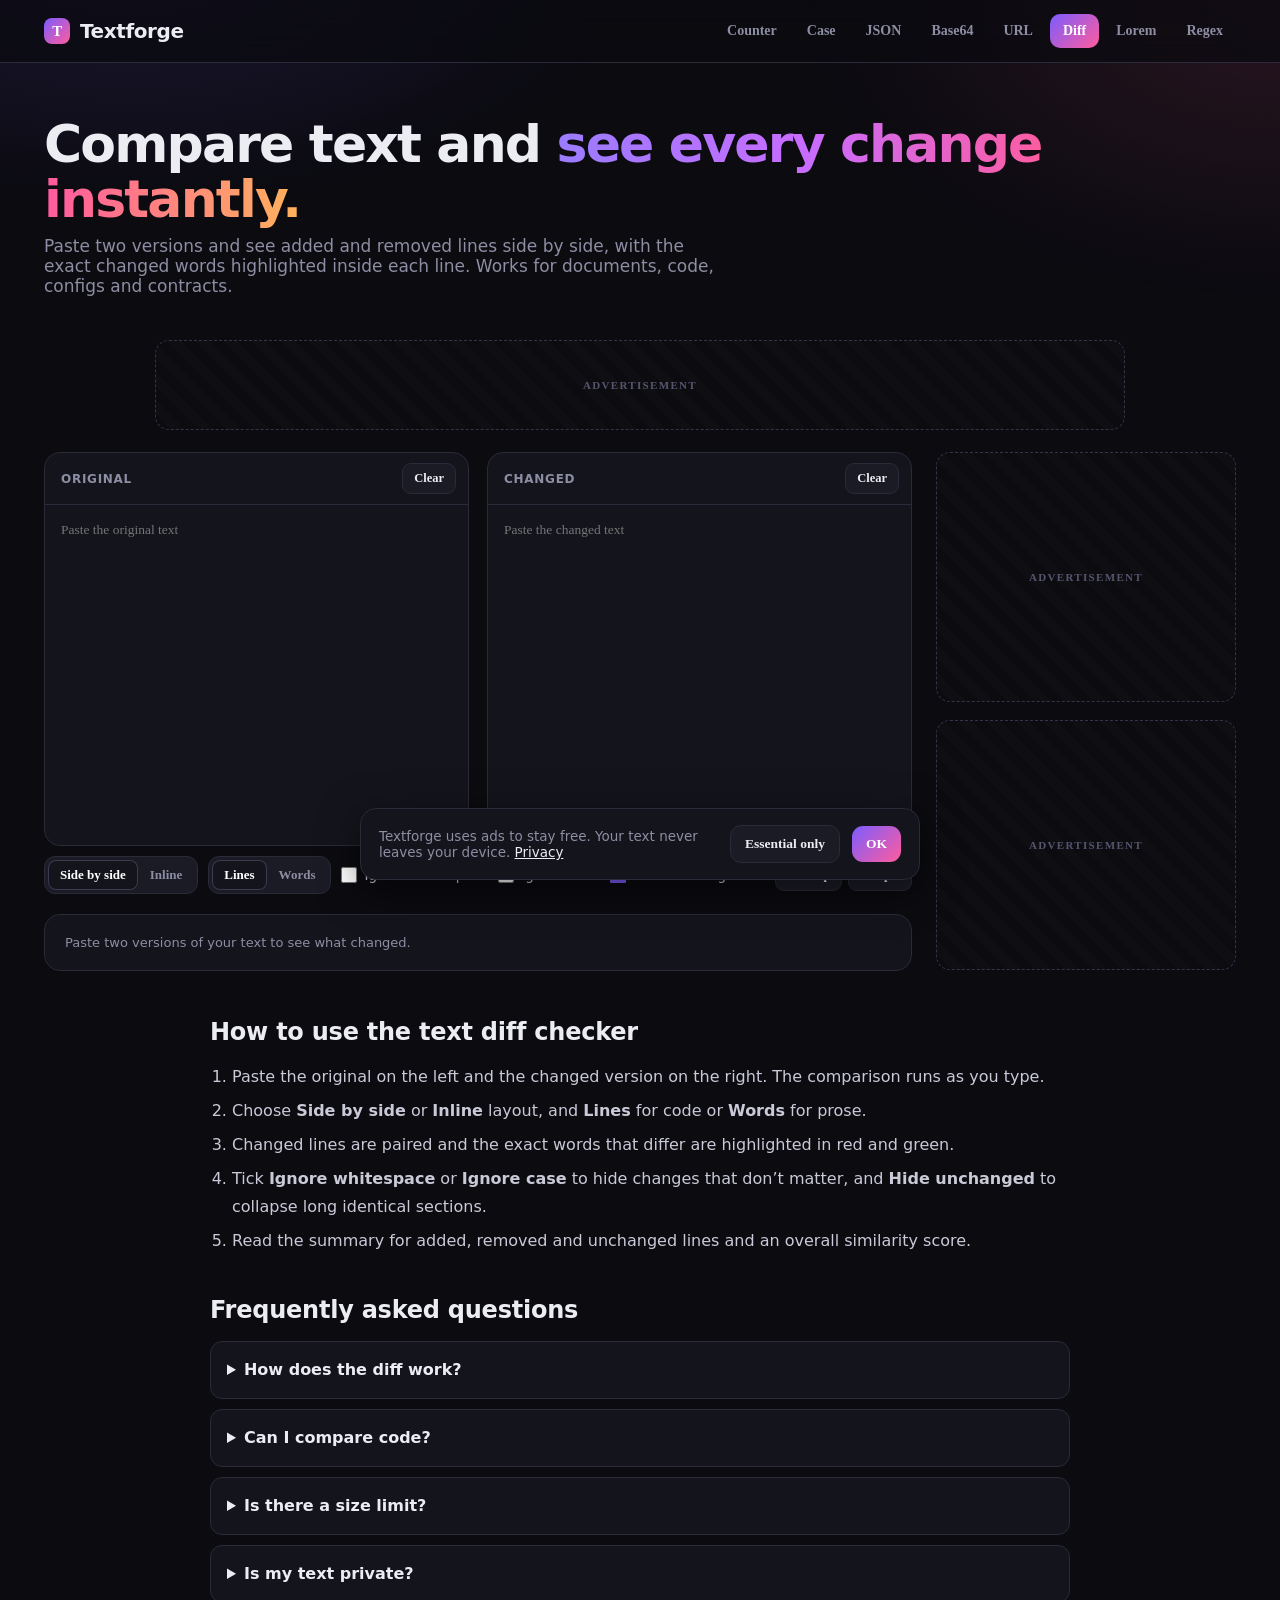
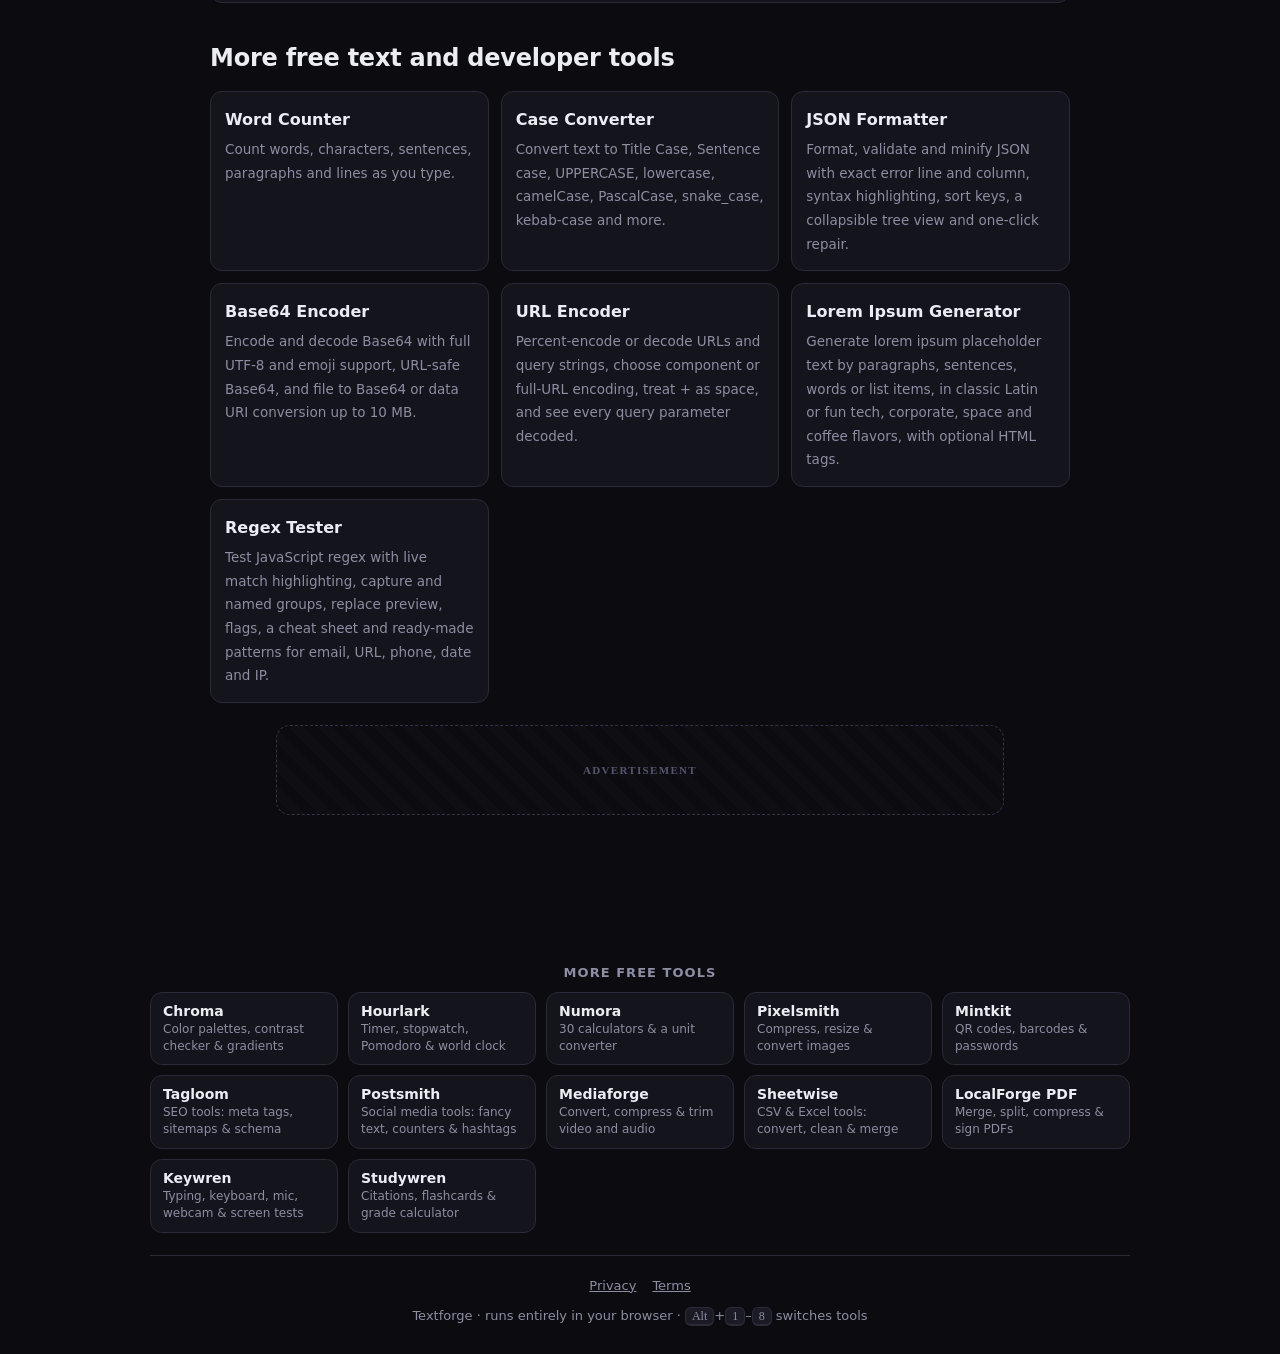
<file: text-diff/index.html>
<!DOCTYPE html>
<html lang="en">
<head>
<meta charset="UTF-8">
<meta http-equiv="Content-Security-Policy" content="default-src 'self'; script-src 'self'; style-src 'self' 'unsafe-inline' https://fonts.googleapis.com; font-src https://fonts.gstatic.com; img-src 'self' data: blob:; connect-src 'self'; worker-src 'self'; object-src 'none'; base-uri 'self'; form-action 'none'; upgrade-insecure-requests">
<meta name="referrer" content="strict-origin-when-cross-origin">
<meta name="viewport" content="width=device-width, initial-scale=1.0">
<title>Text Diff Checker: Compare Two Texts Side by Side | Textforge</title>
<meta name="description" content="Compare two texts or code files and see every change highlighted side by side or inline, line by line or word by word. Ignore whitespace or case. Free, nothing uploaded.">
<meta name="theme-color" content="#0b0b10">
<link rel="canonical" href="https://cinch2108.github.io/textforge/text-diff/">
<link rel="icon" href="data:image/svg+xml,%3Csvg xmlns='http://www.w3.org/2000/svg' viewBox='0 0 32 32'%3E%3Cdefs%3E%3ClinearGradient id='g' x1='0' y1='0' x2='1' y2='1'%3E%3Cstop offset='0' stop-color='%237c5cff'/%3E%3Cstop offset='1' stop-color='%23ff5c9d'/%3E%3C/linearGradient%3E%3C/defs%3E%3Crect width='32' height='32' rx='9' fill='url(%23g)'/%3E%3Cpath d='M9 10h14M16 10v13' stroke='%23fff' stroke-width='3.2' stroke-linecap='round'/%3E%3C/svg%3E">
<meta property="og:type" content="website">
<meta property="og:site_name" content="Textforge">
<meta property="og:title" content="Text Diff Checker: Compare Two Texts Side by Side | Textforge">
<meta property="og:description" content="Compare two texts or code files and see every change highlighted side by side or inline, line by line or word by word. Ignore whitespace or case. Free, nothing uploaded.">
<meta property="og:url" content="https://cinch2108.github.io/textforge/text-diff/">
<meta name="twitter:card" content="summary_large_image">
<meta name="twitter:title" content="Text Diff Checker: Compare Two Texts Side by Side | Textforge">
<meta name="twitter:description" content="Compare two texts or code files and see every change highlighted side by side or inline, line by line or word by word. Ignore whitespace or case. Free, nothing uploaded.">
<script type="application/ld+json">{"@context":"https://schema.org","@type":"WebApplication","name":"Textforge","applicationCategory":"DeveloperApplication","operatingSystem":"Any","browserRequirements":"Requires JavaScript","offers":{"@type":"Offer","price":"0","priceCurrency":"USD"},"description":"Free word counter, case converter, JSON formatter and validator, Base64 and URL encoder, text diff checker, lorem ipsum generator and regex tester that run entirely in your browser."}</script>

<link rel="preconnect" href="https://fonts.googleapis.com">
<link rel="preconnect" href="https://fonts.gstatic.com" crossorigin>
<link href="https://fonts.googleapis.com/css2?family=Inter:wght@400;500;600;700;800&family=JetBrains+Mono:wght@400;500;600&display=swap" rel="stylesheet">
<link rel="stylesheet" href="../styles.css">
<script type="application/ld+json">{"@context": "https://schema.org", "@type": "FAQPage", "mainEntity": [{"@type": "Question", "name": "How does the diff work?", "acceptedAnswer": {"@type": "Answer", "text": "It uses the Myers diff algorithm, the same approach used by Git, to find the smallest set of added and removed lines. Lines that were edited are then compared word by word so you can see exactly what changed inside them."}}, {"@type": "Question", "name": "Can I compare code?", "acceptedAnswer": {"@type": "Answer", "text": "Yes. Line mode with a monospace font and line numbers is designed for code, JSON, YAML and config files. Turn on Ignore whitespace to skip indentation-only changes."}}, {"@type": "Question", "name": "Is there a size limit?", "acceptedAnswer": {"@type": "Answer", "text": "Each side can be up to 1 million characters and 50,000 lines. Very different texts are shown as a simplified replace so the page stays responsive."}}, {"@type": "Question", "name": "Is my text private?", "acceptedAnswer": {"@type": "Answer", "text": "Yes. Both texts are compared in your browser and are never uploaded, which makes it safe for contracts, drafts and source code."}}]}</script>
<script type="application/ld+json">{"@context": "https://schema.org", "@type": "BreadcrumbList", "itemListElement": [{"@type": "ListItem", "position": 1, "name": "Textforge", "item": "https://cinch2108.github.io/textforge/"}, {"@type": "ListItem", "position": 2, "name": "Text Diff Checker", "item": "https://cinch2108.github.io/textforge/text-diff/"}]}</script>
</head>
<body data-view="diff" data-page="diff">
<a class="skip" href="#main">Skip to tool</a>
<header><div class="nav">
  <a class="logo" href="../" aria-label="Textforge home" style="color:inherit;text-decoration:none"><i></i>Textforge</a>
  <nav class="tabs" id="tabs" aria-label="Tools"><a class="tab" data-p="count" data-v="count" data-name="Word Counter" href="../" title="Word Counter (Alt+1)">Counter</a><a class="tab" data-p="case" data-v="case" data-name="Case Converter" href="../case-converter/" title="Case Converter (Alt+2)">Case</a><a class="tab" data-p="json" data-v="json" data-name="JSON Formatter" href="../json-formatter/" title="JSON Formatter (Alt+3)">JSON</a><a class="tab" data-p="b64" data-v="encode" data-name="Base64 Encoder" href="../base64-encode-decode/" title="Base64 Encoder (Alt+4)">Base64</a><a class="tab" data-p="url" data-v="encode" data-name="URL Encoder" href="../url-encode-decode/" title="URL Encoder (Alt+5)">URL</a><a class="tab active" data-p="diff" data-v="diff" data-name="Text Diff Checker" href="../text-diff/" aria-current="page" title="Text Diff Checker (Alt+6)">Diff</a><a class="tab" data-p="lorem" data-v="lorem" data-name="Lorem Ipsum Generator" href="../lorem-ipsum-generator/" title="Lorem Ipsum Generator (Alt+7)">Lorem</a><a class="tab" data-p="regex" data-v="regex" data-name="Regex Tester" href="../regex-tester/" title="Regex Tester (Alt+8)">Regex</a></nav>
</div></header>

<main id="main">
<section class="hero">
  <h1>Compare text and <span>see every change instantly.</span></h1>
  <p>Paste two versions and see added and removed lines side by side, with the exact changed words highlighted inside each line. Works for documents, code, configs and contracts.</p>
  <div id="resume" class="resume" hidden></div>
</section>
<!-- AD SLOT: top leaderboard 970x90 (responsive). Paste ad unit inside. -->
<div class="ad ad-leader" id="ad-top" data-ad-slot="top" aria-label="Advertisement"></div>
<div class="layout"><div class="content">

<!-- WORD COUNTER -->
<section class="view" id="v-count" aria-label="Word and character counter">
  <div class="split">
    <div class="card">
      <div class="row between"><label class="lbl" for="cnt-in" style="margin:0">Your text</label>
        <div class="row tight"><button class="btn sm" data-act="paste" data-target="cnt-in">Paste</button><button class="btn sm" data-act="copy-el" data-target="cnt-in">Copy</button><button class="btn sm" data-act="clear" data-target="cnt-in">Clear</button></div></div>
      <textarea id="cnt-in" class="ta tall" maxlength="2000000" spellcheck="true" placeholder="Start typing or paste your text here. Everything is counted live, right in your browser."></textarea>
    </div>
    <div class="stats" id="cnt-stats">
      <div class="stat hero-stat"><b data-k="words">0</b><span>Words</span></div>
      <div class="stat hero-stat"><b data-k="chars">0</b><span>Characters</span></div>
      <div class="stat"><b data-k="nospace">0</b><span>Without spaces</span></div>
      <div class="stat"><b data-k="sentences">0</b><span>Sentences</span></div>
      <div class="stat"><b data-k="paras">0</b><span>Paragraphs</span></div>
      <div class="stat"><b data-k="lines">0</b><span>Lines</span></div>
      <div class="stat"><b data-k="read">0s</b><span>Reading time</span></div>
      <div class="stat"><b data-k="speak">0s</b><span>Speaking time</span></div>
      <div class="stat"><b data-k="unique">0</b><span>Unique words</span></div>
      <div class="stat"><b data-k="avg">0</b><span>Avg word length</span></div>
      <div class="stat wide"><b data-k="flesch">–</b><span data-k="fleschlbl">Readability (Flesch)</span></div>
    </div>
  </div>
  <div class="grid2 mt">
    <div class="card"><h2>Length limits</h2><div class="limits" id="cnt-limits"></div></div>
    <div class="card">
      <div class="row between"><h2 style="margin:0">Top keywords</h2>
        <div class="row tight"><select id="kw-n" aria-label="Phrase length"><option value="1">1 word</option><option value="2">2 words</option><option value="3">3 words</option></select>
        <label class="check"><input type="checkbox" id="kw-stop" checked> Skip common words</label></div></div>
      <div class="kw mt2" id="cnt-kw"><p class="hint">Keywords and their density appear here.</p></div>
    </div>
  </div>
</section>

<!-- CASE CONVERTER -->
<section class="view" id="v-case" aria-label="Case converter">
  <div class="card">
    <label class="lbl">Change case</label>
    <div class="chipbar" id="case-btns">
      <button class="btn" data-case="upper">UPPERCASE</button><button class="btn" data-case="lower">lowercase</button>
      <button class="btn" data-case="title">Title Case</button><button class="btn" data-case="sentence">Sentence case</button>
      <button class="btn" data-case="camel">camelCase</button><button class="btn" data-case="pascal">PascalCase</button>
      <button class="btn" data-case="snake">snake_case</button><button class="btn" data-case="kebab">kebab-case</button>
      <button class="btn" data-case="constant">CONSTANT_CASE</button><button class="btn" data-case="dot">dot.case</button>
      <button class="btn" data-case="alternating">aLtErNaTiNg</button><button class="btn" data-case="inverse">iNVERSE</button>
    </div>
    <label class="lbl mt2">Clean up</label>
    <div class="chipbar">
      <button class="btn" data-case="trim">Trim &amp; remove extra spaces</button><button class="btn" data-case="nobreaks">Remove line breaks</button>
      <button class="btn" data-case="noempty">Remove empty lines</button><button class="btn" data-case="sortaz">Sort lines A→Z</button>
      <button class="btn" data-case="sortza">Sort lines Z→A</button><button class="btn" data-case="dedupe">Remove duplicate lines</button>
      <button class="btn" data-case="revlines">Reverse line order</button><button class="btn" data-case="revtext">Reverse text</button>
      <button class="btn" data-case="number">Number lines</button>
    </div>
    <textarea id="case-in" class="ta mt" maxlength="2000000" spellcheck="false" placeholder="Paste text, then click a button above. Each line is converted separately, so lists work too."></textarea>
    <div class="row between mt2">
      <span class="hint" id="case-info">0 characters · 0 lines</span>
      <div class="row tight"><button class="btn sm" data-act="case-undo">↶ Undo</button><button class="btn sm" data-act="copy-el" data-target="case-in">Copy</button><button class="btn sm" data-act="download-el" data-target="case-in" data-name="text.txt">⬇ Download</button><button class="btn sm" data-act="clear" data-target="case-in">Clear</button></div>
    </div>
  </div>
</section>

<!-- JSON -->
<section class="view" id="v-json" aria-label="JSON formatter and validator">
  <div class="row toolbar">
    <button class="btn primary" data-act="json-format">Format <kbd class="dk">Ctrl ↵</kbd></button>
    <button class="btn" data-act="json-minify">Minify</button>
    <button class="btn" data-act="json-repair" title="Fix trailing commas, comments, single quotes, unquoted keys">✨ Repair</button>
    <select id="json-indent" aria-label="Indent"><option value="2">2 spaces</option><option value="4">4 spaces</option><option value="tab">Tabs</option></select>
    <label class="check"><input type="checkbox" id="json-sort"> Sort keys</label>
    <div class="seg" id="json-view" role="group" aria-label="Output view"><button class="on" data-jv="code">Code</button><button data-jv="tree">Tree</button></div>
    <div class="row tight push"><button class="btn sm" data-act="json-sample">Sample</button><button class="btn sm" data-act="clear" data-target="json-in">Clear</button></div>
  </div>
  <div class="grid2 mt2">
    <div class="card pad0">
      <div class="cardhead"><span class="lbl" style="margin:0">Input</span><span class="pill" id="json-status">Waiting for JSON</span></div>
      <textarea id="json-in" class="ta code-ta tall flat" maxlength="5000000" spellcheck="false" placeholder='Paste JSON here, e.g. {"name":"Textforge","free":true}'></textarea>
      <div class="errbox" id="json-err" hidden></div>
    </div>
    <div class="card pad0">
      <div class="cardhead"><span class="lbl" style="margin:0">Output</span><div class="row tight"><button class="btn sm" data-act="json-copy">Copy</button><button class="btn sm" data-act="json-download">⬇ Download</button></div></div>
      <pre class="code out tall" id="json-out" tabindex="0"></pre>
      <div class="tree tall" id="json-tree" hidden tabindex="0"></div>
    </div>
  </div>
</section>

<!-- ENCODE -->
<section class="view" id="v-encode" aria-label="Base64, URL and HTML entity encoder and decoder">
  <div class="row toolbar">
    <div class="seg" id="enc-mode" role="group" aria-label="Format"><button class="on" data-mode="b64">Base64</button><button data-mode="url">URL</button><button data-mode="html">HTML entities</button></div>
    <div class="seg" id="enc-dir" role="group" aria-label="Direction"><button class="on" data-dir="enc">Encode</button><button data-dir="dec">Decode</button></div>
    <span class="opts" data-for="b64"><label class="check"><input type="checkbox" id="b64-url"> URL-safe (-_ no padding)</label></span>
    <span class="opts" data-for="url" hidden><select id="url-kind" aria-label="URL encoding type"><option value="component">Component (query values)</option><option value="full">Full URL (keep :/?#&amp;)</option></select><label class="check"><input type="checkbox" id="url-plus"> + means space</label></span>
    <span class="opts" data-for="html" hidden><label class="check"><input type="checkbox" id="html-all"> Also encode non-ASCII</label></span>
  </div>
  <div class="grid2 mt2">
    <div class="card pad0"><div class="cardhead"><span class="lbl" style="margin:0" id="enc-inlbl">Text to encode</span><button class="btn sm" data-act="clear" data-target="enc-in">Clear</button></div>
      <textarea id="enc-in" class="ta code-ta flat" maxlength="5000000" spellcheck="false" placeholder="Type or paste here. Results update as you type."></textarea></div>
    <div class="card pad0"><div class="cardhead"><span class="lbl" style="margin:0">Result <span class="pill sm" id="enc-status"></span></span>
      <div class="row tight"><button class="btn sm" data-act="enc-swap" title="Use result as input and flip direction">⇄ Swap</button><button class="btn sm" data-act="copy-el" data-target="enc-out">Copy</button><button class="btn sm" data-act="download-el" data-target="enc-out" data-name="result.txt">⬇</button></div></div>
      <textarea id="enc-out" class="ta code-ta flat" readonly spellcheck="false"></textarea></div>
  </div>
  <div class="card mt" data-for="b64" id="b64-file">
    <h2>File to Base64</h2>
    <div class="drop" id="drop" tabindex="0" role="button" aria-label="Choose a file to encode"><div class="dropic">📄</div><b>Drop a file, or click to choose</b><p class="hint">Up to 10 MB. The file is read on your device and never uploaded.</p><input type="file" id="file" hidden></div>
    <div class="row mt2"><label class="check"><input type="checkbox" id="b64-datauri" checked> Include data: URI prefix</label><button class="btn sm" data-act="b64-tofile">⬇ Decode Base64 input to a file</button></div>
    <div id="file-out" class="fileout" hidden><img id="file-prev" alt="Preview of the chosen image" hidden><div><div id="file-meta" class="hint"></div><div class="row tight mt2"><button class="btn sm" data-act="file-copy">Copy Base64</button><button class="btn sm" data-act="file-css" id="file-css-btn" hidden>Copy as CSS background</button><button class="btn sm" data-act="file-img" id="file-img-btn" hidden>Copy as &lt;img&gt; tag</button></div></div></div>
  </div>
  <div class="card mt" data-for="url" id="url-parts" hidden>
    <h2>URL breakdown</h2><p class="hint" id="url-hint">Paste a full URL (https://…) in the input to see its parts and decoded query parameters.</p>
    <div id="url-table"></div>
  </div>
</section>

<!-- DIFF -->
<section class="view active" id="v-diff" aria-label="Text diff checker">
  <div class="grid2">
    <div class="card pad0"><div class="cardhead"><label class="lbl" for="diff-a" style="margin:0">Original</label><button class="btn sm" data-act="clear" data-target="diff-a">Clear</button></div><textarea id="diff-a" class="ta code-ta flat" maxlength="1000000" spellcheck="false" placeholder="Paste the original text"></textarea></div>
    <div class="card pad0"><div class="cardhead"><label class="lbl" for="diff-b" style="margin:0">Changed</label><button class="btn sm" data-act="clear" data-target="diff-b">Clear</button></div><textarea id="diff-b" class="ta code-ta flat" maxlength="1000000" spellcheck="false" placeholder="Paste the changed text"></textarea></div>
  </div>
  <div class="row toolbar mt2">
    <div class="seg" id="diff-view" role="group" aria-label="Layout"><button class="on" data-dv="side">Side by side</button><button data-dv="inline">Inline</button></div>
    <div class="seg" id="diff-level" role="group" aria-label="Detail"><button class="on" data-dl="line">Lines</button><button data-dl="word">Words</button></div>
    <label class="check"><input type="checkbox" id="diff-ws"> Ignore whitespace</label>
    <label class="check"><input type="checkbox" id="diff-case"> Ignore case</label>
    <label class="check"><input type="checkbox" id="diff-collapse" checked> Hide unchanged</label>
    <div class="row tight push"><button class="btn sm" data-act="diff-swap">⇄ Swap</button><button class="btn sm" data-act="diff-sample">Sample</button></div>
  </div>
  <div class="row mt2" id="diff-stats"></div>
  <div class="diffout mt2" id="diff-out"><p class="hint pad">Paste two versions of your text to see what changed.</p></div>
</section>

<!-- LOREM -->
<section class="view" id="v-lorem" aria-label="Lorem ipsum generator">
  <div class="card">
    <div class="row">
      <div><label class="lbl" for="lo-n">How many</label><input type="number" id="lo-n" min="1" max="100" value="3" style="width:90px"></div>
      <div><label class="lbl" for="lo-unit">Of</label><select id="lo-unit"><option value="p">Paragraphs</option><option value="s">Sentences</option><option value="w">Words</option><option value="l">List items</option></select></div>
      <div><label class="lbl" for="lo-flavor">Flavor</label><select id="lo-flavor"><option value="latin">Classic Latin</option><option value="tech">Tech &amp; startup</option><option value="office">Corporate speak</option><option value="space">Space</option><option value="coffee">Coffee shop</option></select></div>
      <div class="col-checks"><label class="check"><input type="checkbox" id="lo-classic" checked> Start with "Lorem ipsum…"</label><label class="check"><input type="checkbox" id="lo-html"> HTML tags</label></div>
      <div class="row tight push"><button class="btn primary" data-act="lo-gen">Generate</button><button class="btn" data-act="copy-el" data-target="lo-out">Copy</button></div>
    </div>
    <textarea id="lo-out" class="ta mt" readonly aria-label="Generated text"></textarea>
    <p class="hint mt2" id="lo-info"></p>
  </div>
</section>

<!-- REGEX -->
<section class="view" id="v-regex" aria-label="Regex tester">
  <div class="card">
    <div class="row between"><label class="lbl" for="re-pat" style="margin:0">Regular expression</label>
      <select id="re-preset" aria-label="Common patterns"><option value="">Common patterns…</option></select></div>
    <div class="rebar mt2"><span>/</span><input type="text" id="re-pat" maxlength="2000" spellcheck="false" autocomplete="off" placeholder="[A-Z]\w+"><span>/</span>
      <div class="flags" id="re-flags" role="group" aria-label="Flags">
        <button class="on" data-flag="g" title="global: find all matches">g</button><button data-flag="i" title="ignore case">i</button><button class="on" data-flag="m" title="multiline: ^ and $ match at line breaks">m</button><button data-flag="s" title="dotAll: . matches newlines">s</button><button data-flag="u" title="unicode">u</button><button data-flag="y" title="sticky">y</button>
      </div></div>
    <div class="row between mt2"><span class="pill" id="re-status">Enter a pattern</span><span class="hint">Runs in a background worker, so runaway patterns are stopped after 1.5 s.</span></div>
    <label class="lbl mt" for="re-text">Test text</label>
    <div class="hl-wrap"><div class="hl-back" id="re-back" aria-hidden="true"></div><textarea id="re-text" class="hl-ta" maxlength="500000" spellcheck="false" placeholder="Paste text to test against"></textarea></div>
  </div>
  <div class="grid2 mt">
    <div class="card"><div class="row between"><h2 style="margin:0">Matches</h2><button class="btn sm" data-act="re-copy-matches">Copy all</button></div><div class="matches mt2" id="re-matches"><p class="hint">Matches and capture groups show up here.</p></div></div>
    <div class="card"><h2>Replace</h2><input type="text" id="re-rep" maxlength="2000" spellcheck="false" placeholder="Replacement, e.g. $1 or $&lt;name&gt;" style="width:100%">
      <pre class="code out mt2 short" id="re-out"></pre><button class="btn sm mt2" data-act="copy-el" data-target="re-out">Copy result</button></div>
  </div>
  <div class="card mt"><h2>Cheat sheet</h2><p class="hint" style="margin:-8px 0 12px">Click any token to insert it into your pattern.</p><div class="cheat" id="cheat"></div></div>
</section>
</div>
<aside class="rail"><!-- AD SLOTS: sticky sidebar 300x250 x2 -->
<div class="ad ad-rect" id="ad-side-1" data-ad-slot="side-1" aria-label="Advertisement"></div><div class="ad ad-rect" id="ad-side-2" data-ad-slot="side-2" aria-label="Advertisement"></div></aside>
</div>
<article class="seo">
<h2>How to use the text diff checker</h2>
<ol><li>Paste the original on the left and the changed version on the right. The comparison runs as you type.</li><li>Choose <b>Side by side</b> or <b>Inline</b> layout, and <b>Lines</b> for code or <b>Words</b> for prose.</li><li>Changed lines are paired and the exact words that differ are highlighted in red and green.</li><li>Tick <b>Ignore whitespace</b> or <b>Ignore case</b> to hide changes that don’t matter, and <b>Hide unchanged</b> to collapse long identical sections.</li><li>Read the summary for added, removed and unchanged lines and an overall similarity score.</li></ol>
<h2>Frequently asked questions</h2>
<details><summary>How does the diff work?</summary><p>It uses the Myers diff algorithm, the same approach used by Git, to find the smallest set of added and removed lines. Lines that were edited are then compared word by word so you can see exactly what changed inside them.</p></details><details><summary>Can I compare code?</summary><p>Yes. Line mode with a monospace font and line numbers is designed for code, JSON, YAML and config files. Turn on Ignore whitespace to skip indentation-only changes.</p></details><details><summary>Is there a size limit?</summary><p>Each side can be up to 1 million characters and 50,000 lines. Very different texts are shown as a simplified replace so the page stays responsive.</p></details><details><summary>Is my text private?</summary><p>Yes. Both texts are compared in your browser and are never uploaded, which makes it safe for contracts, drafts and source code.</p></details>
<h2>More free text and developer tools</h2>
<div class="toollinks"><a href="../">Word Counter<span>Count words, characters, sentences, paragraphs and lines as you type.</span></a><a href="../case-converter/">Case Converter<span>Convert text to Title Case, Sentence case, UPPERCASE, lowercase, camelCase, PascalCase, snake_case, kebab-case and more.</span></a><a href="../json-formatter/">JSON Formatter<span>Format, validate and minify JSON with exact error line and column, syntax highlighting, sort keys, a collapsible tree view and one-click repair.</span></a><a href="../base64-encode-decode/">Base64 Encoder<span>Encode and decode Base64 with full UTF-8 and emoji support, URL-safe Base64, and file to Base64 or data URI conversion up to 10 MB.</span></a><a href="../url-encode-decode/">URL Encoder<span>Percent-encode or decode URLs and query strings, choose component or full-URL encoding, treat + as space, and see every query parameter decoded.</span></a><a href="../lorem-ipsum-generator/">Lorem Ipsum Generator<span>Generate lorem ipsum placeholder text by paragraphs, sentences, words or list items, in classic Latin or fun tech, corporate, space and coffee flavors, with optional HTML tags.</span></a><a href="../regex-tester/">Regex Tester<span>Test JavaScript regex with live match highlighting, capture and named groups, replace preview, flags, a cheat sheet and ready-made patterns for email, URL, phone, date and IP.</span></a></div>
</article>
<!-- AD SLOT: footer 728x90 -->
<div class="ad ad-foot" id="ad-foot" data-ad-slot="foot" aria-label="Advertisement"></div>
</main>
<div class="toast" id="toast" role="status" aria-live="polite"></div>
<div class="consent" id="consent" role="dialog" aria-label="Cookie notice"><span>Textforge uses ads to stay free. Your text never leaves your device. <a href="../privacy.html">Privacy</a></span><button class="btn" id="c-no">Essential only</button><button class="btn primary" id="c-yes">OK</button></div>
<footer><!--team--><nav class="more-tools" aria-label="More free tools"><h2>More free tools</h2><ul><li><a href="https://cinch2108.github.io/chroma/" rel="noopener">Chroma</a><span>Color palettes, contrast checker &amp; gradients</span></li><li><a href="https://cinch2108.github.io/hourlark/" rel="noopener">Hourlark</a><span>Timer, stopwatch, Pomodoro &amp; world clock</span></li><li><a href="https://cinch2108.github.io/numora/" rel="noopener">Numora</a><span>30 calculators &amp; a unit converter</span></li><li><a href="https://cinch2108.github.io/pixelsmith/" rel="noopener">Pixelsmith</a><span>Compress, resize &amp; convert images</span></li><li><a href="https://cinch2108.github.io/mintkit/" rel="noopener">Mintkit</a><span>QR codes, barcodes &amp; passwords</span></li><li><a href="https://cinch2108.github.io/tagloom/" rel="noopener">Tagloom</a><span>SEO tools: meta tags, sitemaps &amp; schema</span></li><li><a href="https://cinch2108.github.io/postsmith/" rel="noopener">Postsmith</a><span>Social media tools: fancy text, counters &amp; hashtags</span></li><li><a href="https://cinch2108.github.io/mediaforge/" rel="noopener">Mediaforge</a><span>Convert, compress &amp; trim video and audio</span></li><li><a href="https://cinch2108.github.io/datakit/" rel="noopener">Sheetwise</a><span>CSV &amp; Excel tools: convert, clean &amp; merge</span></li><li><a href="https://cinch2108.github.io/" rel="noopener">LocalForge PDF</a><span>Merge, split, compress &amp; sign PDFs</span></li><li><a href="https://cinch2108.github.io/keywren/" rel="noopener">Keywren</a><span>Typing, keyboard, mic, webcam &amp; screen tests</span></li><li><a href="https://cinch2108.github.io/studywren/" rel="noopener">Studywren</a><span>Citations, flashcards &amp; grade calculator</span></li></ul></nav><!--/team--><div class="footlinks"><a href="../privacy.html">Privacy</a><a href="../terms.html">Terms</a></div><br>Textforge · runs entirely in your browser · <kbd>Alt</kbd>+<kbd>1</kbd>–<kbd>8</kbd> switches tools</footer>

<script src="../app.js" defer></script>
</body>
</html>
</file>
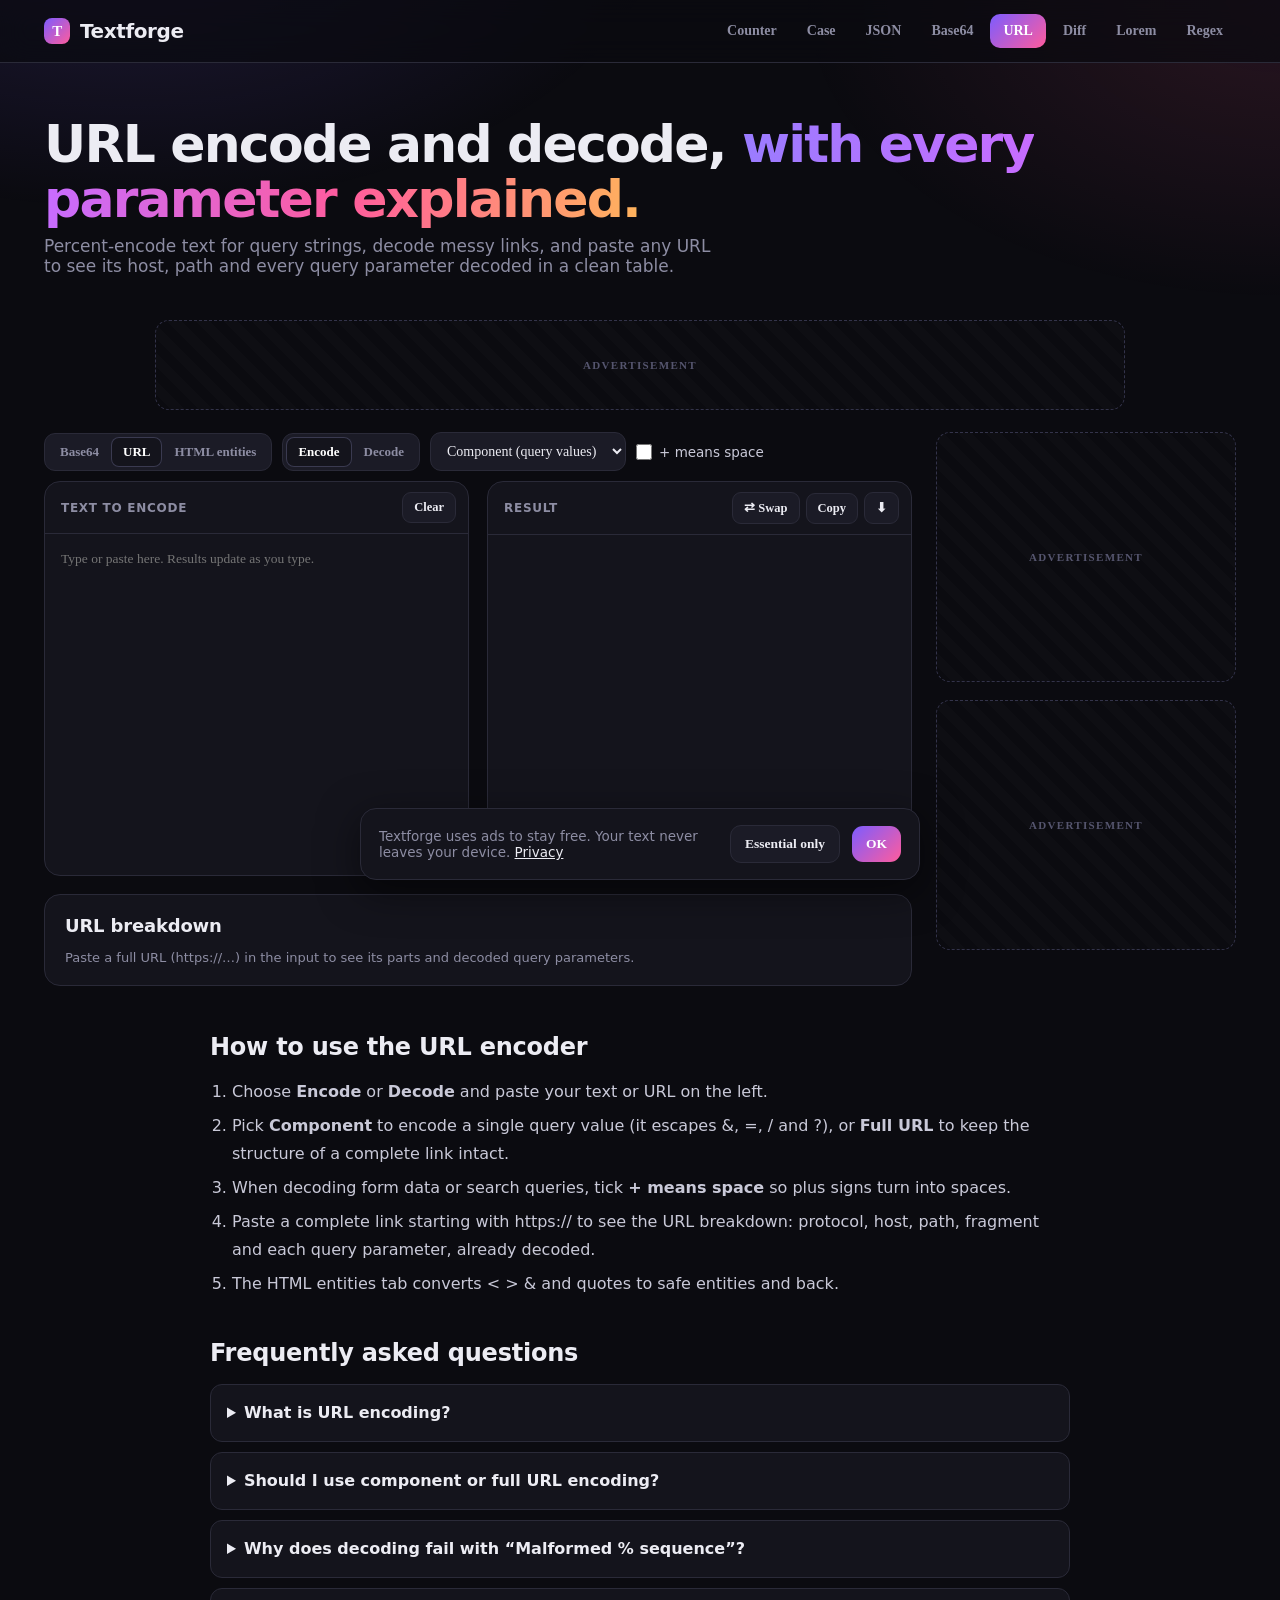
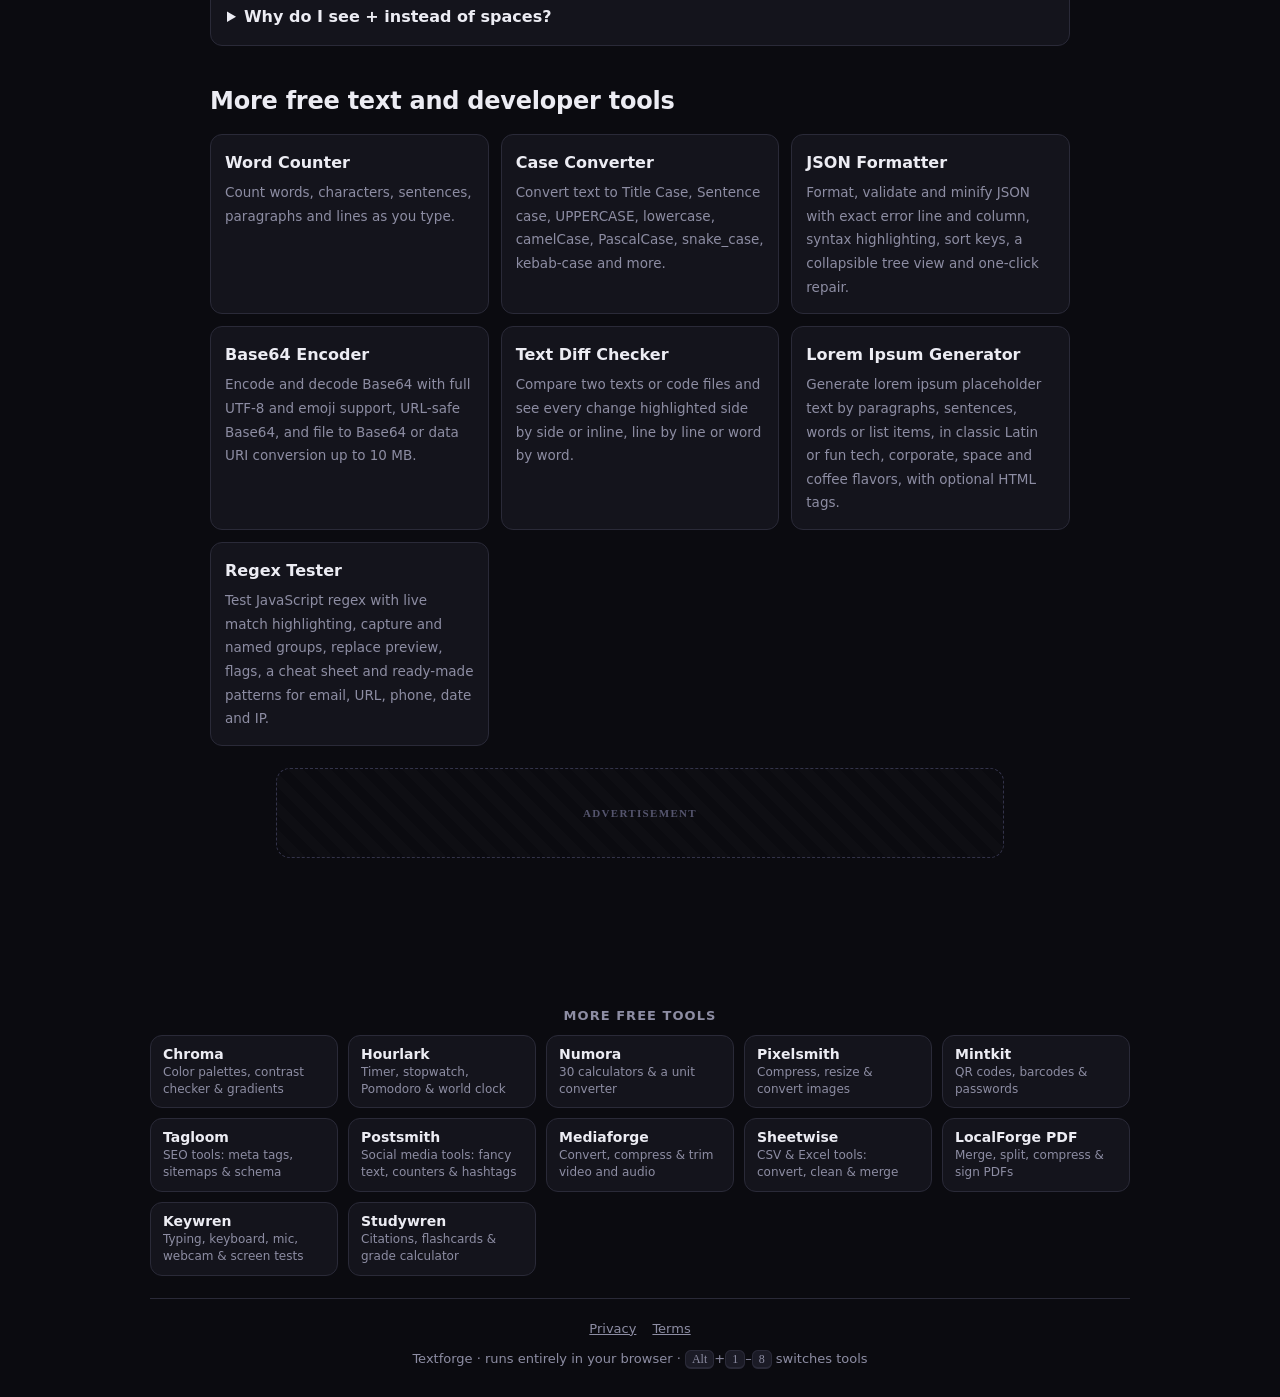
<file: url-encode-decode/index.html>
<!DOCTYPE html>
<html lang="en">
<head>
<meta charset="UTF-8">
<meta http-equiv="Content-Security-Policy" content="default-src 'self'; script-src 'self'; style-src 'self' 'unsafe-inline' https://fonts.googleapis.com; font-src https://fonts.gstatic.com; img-src 'self' data: blob:; connect-src 'self'; worker-src 'self'; object-src 'none'; base-uri 'self'; form-action 'none'; upgrade-insecure-requests">
<meta name="referrer" content="strict-origin-when-cross-origin">
<meta name="viewport" content="width=device-width, initial-scale=1.0">
<title>URL Encode &amp; Decode Online: Percent-Encoding &amp; Query Parser | Textforge</title>
<meta name="description" content="Percent-encode or decode URLs and query strings, choose component or full-URL encoding, treat + as space, and see every query parameter decoded. Free and private.">
<meta name="theme-color" content="#0b0b10">
<link rel="canonical" href="https://cinch2108.github.io/textforge/url-encode-decode/">
<link rel="icon" href="data:image/svg+xml,%3Csvg xmlns='http://www.w3.org/2000/svg' viewBox='0 0 32 32'%3E%3Cdefs%3E%3ClinearGradient id='g' x1='0' y1='0' x2='1' y2='1'%3E%3Cstop offset='0' stop-color='%237c5cff'/%3E%3Cstop offset='1' stop-color='%23ff5c9d'/%3E%3C/linearGradient%3E%3C/defs%3E%3Crect width='32' height='32' rx='9' fill='url(%23g)'/%3E%3Cpath d='M9 10h14M16 10v13' stroke='%23fff' stroke-width='3.2' stroke-linecap='round'/%3E%3C/svg%3E">
<meta property="og:type" content="website">
<meta property="og:site_name" content="Textforge">
<meta property="og:title" content="URL Encode &amp; Decode Online: Percent-Encoding &amp; Query Parser | Textforge">
<meta property="og:description" content="Percent-encode or decode URLs and query strings, choose component or full-URL encoding, treat + as space, and see every query parameter decoded. Free and private.">
<meta property="og:url" content="https://cinch2108.github.io/textforge/url-encode-decode/">
<meta name="twitter:card" content="summary_large_image">
<meta name="twitter:title" content="URL Encode &amp; Decode Online: Percent-Encoding &amp; Query Parser | Textforge">
<meta name="twitter:description" content="Percent-encode or decode URLs and query strings, choose component or full-URL encoding, treat + as space, and see every query parameter decoded. Free and private.">
<script type="application/ld+json">{"@context":"https://schema.org","@type":"WebApplication","name":"Textforge","applicationCategory":"DeveloperApplication","operatingSystem":"Any","browserRequirements":"Requires JavaScript","offers":{"@type":"Offer","price":"0","priceCurrency":"USD"},"description":"Free word counter, case converter, JSON formatter and validator, Base64 and URL encoder, text diff checker, lorem ipsum generator and regex tester that run entirely in your browser."}</script>

<link rel="preconnect" href="https://fonts.googleapis.com">
<link rel="preconnect" href="https://fonts.gstatic.com" crossorigin>
<link href="https://fonts.googleapis.com/css2?family=Inter:wght@400;500;600;700;800&family=JetBrains+Mono:wght@400;500;600&display=swap" rel="stylesheet">
<link rel="stylesheet" href="../styles.css">
<script type="application/ld+json">{"@context": "https://schema.org", "@type": "FAQPage", "mainEntity": [{"@type": "Question", "name": "What is URL encoding?", "acceptedAnswer": {"@type": "Answer", "text": "URL encoding, or percent-encoding, replaces characters that are not allowed in URLs with a % followed by two hex digits. A space becomes %20 and é becomes %C3%A9, because non-ASCII characters are first converted to UTF-8 bytes."}}, {"@type": "Question", "name": "Should I use component or full URL encoding?", "acceptedAnswer": {"@type": "Answer", "text": "Use Component for anything you put inside a URL, such as a search term or a redirect address in a query parameter. Use Full URL only for a whole address you want to make valid while keeping its :, /, ? and & characters working."}}, {"@type": "Question", "name": "Why does decoding fail with “Malformed % sequence”?", "acceptedAnswer": {"@type": "Answer", "text": "A % must be followed by two hex digits that form valid UTF-8. A stray % sign, or a link cut off in the middle of a character, can’t be decoded. Encode the literal % as %25 instead."}}, {"@type": "Question", "name": "Why do I see + instead of spaces?", "acceptedAnswer": {"@type": "Answer", "text": "HTML forms and many search engines encode spaces as +. Tick “+ means space” when decoding those. In other parts of a URL a + is a real plus sign, so leave it off."}}]}</script>
<script type="application/ld+json">{"@context": "https://schema.org", "@type": "BreadcrumbList", "itemListElement": [{"@type": "ListItem", "position": 1, "name": "Textforge", "item": "https://cinch2108.github.io/textforge/"}, {"@type": "ListItem", "position": 2, "name": "URL Encoder", "item": "https://cinch2108.github.io/textforge/url-encode-decode/"}]}</script>
</head>
<body data-view="encode" data-page="url" data-mode="url">
<a class="skip" href="#main">Skip to tool</a>
<header><div class="nav">
  <a class="logo" href="../" aria-label="Textforge home" style="color:inherit;text-decoration:none"><i></i>Textforge</a>
  <nav class="tabs" id="tabs" aria-label="Tools"><a class="tab" data-p="count" data-v="count" data-name="Word Counter" href="../" title="Word Counter (Alt+1)">Counter</a><a class="tab" data-p="case" data-v="case" data-name="Case Converter" href="../case-converter/" title="Case Converter (Alt+2)">Case</a><a class="tab" data-p="json" data-v="json" data-name="JSON Formatter" href="../json-formatter/" title="JSON Formatter (Alt+3)">JSON</a><a class="tab" data-p="b64" data-v="encode" data-name="Base64 Encoder" href="../base64-encode-decode/" title="Base64 Encoder (Alt+4)">Base64</a><a class="tab active" data-p="url" data-v="encode" data-name="URL Encoder" href="../url-encode-decode/" aria-current="page" title="URL Encoder (Alt+5)">URL</a><a class="tab" data-p="diff" data-v="diff" data-name="Text Diff Checker" href="../text-diff/" title="Text Diff Checker (Alt+6)">Diff</a><a class="tab" data-p="lorem" data-v="lorem" data-name="Lorem Ipsum Generator" href="../lorem-ipsum-generator/" title="Lorem Ipsum Generator (Alt+7)">Lorem</a><a class="tab" data-p="regex" data-v="regex" data-name="Regex Tester" href="../regex-tester/" title="Regex Tester (Alt+8)">Regex</a></nav>
</div></header>

<main id="main">
<section class="hero">
  <h1>URL encode and decode, <span>with every parameter explained.</span></h1>
  <p>Percent-encode text for query strings, decode messy links, and paste any URL to see its host, path and every query parameter decoded in a clean table.</p>
  <div id="resume" class="resume" hidden></div>
</section>
<!-- AD SLOT: top leaderboard 970x90 (responsive). Paste ad unit inside. -->
<div class="ad ad-leader" id="ad-top" data-ad-slot="top" aria-label="Advertisement"></div>
<div class="layout"><div class="content">

<!-- WORD COUNTER -->
<section class="view" id="v-count" aria-label="Word and character counter">
  <div class="split">
    <div class="card">
      <div class="row between"><label class="lbl" for="cnt-in" style="margin:0">Your text</label>
        <div class="row tight"><button class="btn sm" data-act="paste" data-target="cnt-in">Paste</button><button class="btn sm" data-act="copy-el" data-target="cnt-in">Copy</button><button class="btn sm" data-act="clear" data-target="cnt-in">Clear</button></div></div>
      <textarea id="cnt-in" class="ta tall" maxlength="2000000" spellcheck="true" placeholder="Start typing or paste your text here. Everything is counted live, right in your browser."></textarea>
    </div>
    <div class="stats" id="cnt-stats">
      <div class="stat hero-stat"><b data-k="words">0</b><span>Words</span></div>
      <div class="stat hero-stat"><b data-k="chars">0</b><span>Characters</span></div>
      <div class="stat"><b data-k="nospace">0</b><span>Without spaces</span></div>
      <div class="stat"><b data-k="sentences">0</b><span>Sentences</span></div>
      <div class="stat"><b data-k="paras">0</b><span>Paragraphs</span></div>
      <div class="stat"><b data-k="lines">0</b><span>Lines</span></div>
      <div class="stat"><b data-k="read">0s</b><span>Reading time</span></div>
      <div class="stat"><b data-k="speak">0s</b><span>Speaking time</span></div>
      <div class="stat"><b data-k="unique">0</b><span>Unique words</span></div>
      <div class="stat"><b data-k="avg">0</b><span>Avg word length</span></div>
      <div class="stat wide"><b data-k="flesch">–</b><span data-k="fleschlbl">Readability (Flesch)</span></div>
    </div>
  </div>
  <div class="grid2 mt">
    <div class="card"><h2>Length limits</h2><div class="limits" id="cnt-limits"></div></div>
    <div class="card">
      <div class="row between"><h2 style="margin:0">Top keywords</h2>
        <div class="row tight"><select id="kw-n" aria-label="Phrase length"><option value="1">1 word</option><option value="2">2 words</option><option value="3">3 words</option></select>
        <label class="check"><input type="checkbox" id="kw-stop" checked> Skip common words</label></div></div>
      <div class="kw mt2" id="cnt-kw"><p class="hint">Keywords and their density appear here.</p></div>
    </div>
  </div>
</section>

<!-- CASE CONVERTER -->
<section class="view" id="v-case" aria-label="Case converter">
  <div class="card">
    <label class="lbl">Change case</label>
    <div class="chipbar" id="case-btns">
      <button class="btn" data-case="upper">UPPERCASE</button><button class="btn" data-case="lower">lowercase</button>
      <button class="btn" data-case="title">Title Case</button><button class="btn" data-case="sentence">Sentence case</button>
      <button class="btn" data-case="camel">camelCase</button><button class="btn" data-case="pascal">PascalCase</button>
      <button class="btn" data-case="snake">snake_case</button><button class="btn" data-case="kebab">kebab-case</button>
      <button class="btn" data-case="constant">CONSTANT_CASE</button><button class="btn" data-case="dot">dot.case</button>
      <button class="btn" data-case="alternating">aLtErNaTiNg</button><button class="btn" data-case="inverse">iNVERSE</button>
    </div>
    <label class="lbl mt2">Clean up</label>
    <div class="chipbar">
      <button class="btn" data-case="trim">Trim &amp; remove extra spaces</button><button class="btn" data-case="nobreaks">Remove line breaks</button>
      <button class="btn" data-case="noempty">Remove empty lines</button><button class="btn" data-case="sortaz">Sort lines A→Z</button>
      <button class="btn" data-case="sortza">Sort lines Z→A</button><button class="btn" data-case="dedupe">Remove duplicate lines</button>
      <button class="btn" data-case="revlines">Reverse line order</button><button class="btn" data-case="revtext">Reverse text</button>
      <button class="btn" data-case="number">Number lines</button>
    </div>
    <textarea id="case-in" class="ta mt" maxlength="2000000" spellcheck="false" placeholder="Paste text, then click a button above. Each line is converted separately, so lists work too."></textarea>
    <div class="row between mt2">
      <span class="hint" id="case-info">0 characters · 0 lines</span>
      <div class="row tight"><button class="btn sm" data-act="case-undo">↶ Undo</button><button class="btn sm" data-act="copy-el" data-target="case-in">Copy</button><button class="btn sm" data-act="download-el" data-target="case-in" data-name="text.txt">⬇ Download</button><button class="btn sm" data-act="clear" data-target="case-in">Clear</button></div>
    </div>
  </div>
</section>

<!-- JSON -->
<section class="view" id="v-json" aria-label="JSON formatter and validator">
  <div class="row toolbar">
    <button class="btn primary" data-act="json-format">Format <kbd class="dk">Ctrl ↵</kbd></button>
    <button class="btn" data-act="json-minify">Minify</button>
    <button class="btn" data-act="json-repair" title="Fix trailing commas, comments, single quotes, unquoted keys">✨ Repair</button>
    <select id="json-indent" aria-label="Indent"><option value="2">2 spaces</option><option value="4">4 spaces</option><option value="tab">Tabs</option></select>
    <label class="check"><input type="checkbox" id="json-sort"> Sort keys</label>
    <div class="seg" id="json-view" role="group" aria-label="Output view"><button class="on" data-jv="code">Code</button><button data-jv="tree">Tree</button></div>
    <div class="row tight push"><button class="btn sm" data-act="json-sample">Sample</button><button class="btn sm" data-act="clear" data-target="json-in">Clear</button></div>
  </div>
  <div class="grid2 mt2">
    <div class="card pad0">
      <div class="cardhead"><span class="lbl" style="margin:0">Input</span><span class="pill" id="json-status">Waiting for JSON</span></div>
      <textarea id="json-in" class="ta code-ta tall flat" maxlength="5000000" spellcheck="false" placeholder='Paste JSON here, e.g. {"name":"Textforge","free":true}'></textarea>
      <div class="errbox" id="json-err" hidden></div>
    </div>
    <div class="card pad0">
      <div class="cardhead"><span class="lbl" style="margin:0">Output</span><div class="row tight"><button class="btn sm" data-act="json-copy">Copy</button><button class="btn sm" data-act="json-download">⬇ Download</button></div></div>
      <pre class="code out tall" id="json-out" tabindex="0"></pre>
      <div class="tree tall" id="json-tree" hidden tabindex="0"></div>
    </div>
  </div>
</section>

<!-- ENCODE -->
<section class="view active" id="v-encode" aria-label="Base64, URL and HTML entity encoder and decoder">
  <div class="row toolbar">
    <div class="seg" id="enc-mode" role="group" aria-label="Format"><button data-mode="b64">Base64</button><button class="on" data-mode="url">URL</button><button data-mode="html">HTML entities</button></div>
    <div class="seg" id="enc-dir" role="group" aria-label="Direction"><button class="on" data-dir="enc">Encode</button><button data-dir="dec">Decode</button></div>
    <span class="opts" data-for="b64"><label class="check"><input type="checkbox" id="b64-url"> URL-safe (-_ no padding)</label></span>
    <span class="opts" data-for="url" hidden><select id="url-kind" aria-label="URL encoding type"><option value="component">Component (query values)</option><option value="full">Full URL (keep :/?#&amp;)</option></select><label class="check"><input type="checkbox" id="url-plus"> + means space</label></span>
    <span class="opts" data-for="html" hidden><label class="check"><input type="checkbox" id="html-all"> Also encode non-ASCII</label></span>
  </div>
  <div class="grid2 mt2">
    <div class="card pad0"><div class="cardhead"><span class="lbl" style="margin:0" id="enc-inlbl">Text to encode</span><button class="btn sm" data-act="clear" data-target="enc-in">Clear</button></div>
      <textarea id="enc-in" class="ta code-ta flat" maxlength="5000000" spellcheck="false" placeholder="Type or paste here. Results update as you type."></textarea></div>
    <div class="card pad0"><div class="cardhead"><span class="lbl" style="margin:0">Result <span class="pill sm" id="enc-status"></span></span>
      <div class="row tight"><button class="btn sm" data-act="enc-swap" title="Use result as input and flip direction">⇄ Swap</button><button class="btn sm" data-act="copy-el" data-target="enc-out">Copy</button><button class="btn sm" data-act="download-el" data-target="enc-out" data-name="result.txt">⬇</button></div></div>
      <textarea id="enc-out" class="ta code-ta flat" readonly spellcheck="false"></textarea></div>
  </div>
  <div class="card mt" data-for="b64" id="b64-file">
    <h2>File to Base64</h2>
    <div class="drop" id="drop" tabindex="0" role="button" aria-label="Choose a file to encode"><div class="dropic">📄</div><b>Drop a file, or click to choose</b><p class="hint">Up to 10 MB. The file is read on your device and never uploaded.</p><input type="file" id="file" hidden></div>
    <div class="row mt2"><label class="check"><input type="checkbox" id="b64-datauri" checked> Include data: URI prefix</label><button class="btn sm" data-act="b64-tofile">⬇ Decode Base64 input to a file</button></div>
    <div id="file-out" class="fileout" hidden><img id="file-prev" alt="Preview of the chosen image" hidden><div><div id="file-meta" class="hint"></div><div class="row tight mt2"><button class="btn sm" data-act="file-copy">Copy Base64</button><button class="btn sm" data-act="file-css" id="file-css-btn" hidden>Copy as CSS background</button><button class="btn sm" data-act="file-img" id="file-img-btn" hidden>Copy as &lt;img&gt; tag</button></div></div></div>
  </div>
  <div class="card mt" data-for="url" id="url-parts" hidden>
    <h2>URL breakdown</h2><p class="hint" id="url-hint">Paste a full URL (https://…) in the input to see its parts and decoded query parameters.</p>
    <div id="url-table"></div>
  </div>
</section>

<!-- DIFF -->
<section class="view" id="v-diff" aria-label="Text diff checker">
  <div class="grid2">
    <div class="card pad0"><div class="cardhead"><label class="lbl" for="diff-a" style="margin:0">Original</label><button class="btn sm" data-act="clear" data-target="diff-a">Clear</button></div><textarea id="diff-a" class="ta code-ta flat" maxlength="1000000" spellcheck="false" placeholder="Paste the original text"></textarea></div>
    <div class="card pad0"><div class="cardhead"><label class="lbl" for="diff-b" style="margin:0">Changed</label><button class="btn sm" data-act="clear" data-target="diff-b">Clear</button></div><textarea id="diff-b" class="ta code-ta flat" maxlength="1000000" spellcheck="false" placeholder="Paste the changed text"></textarea></div>
  </div>
  <div class="row toolbar mt2">
    <div class="seg" id="diff-view" role="group" aria-label="Layout"><button class="on" data-dv="side">Side by side</button><button data-dv="inline">Inline</button></div>
    <div class="seg" id="diff-level" role="group" aria-label="Detail"><button class="on" data-dl="line">Lines</button><button data-dl="word">Words</button></div>
    <label class="check"><input type="checkbox" id="diff-ws"> Ignore whitespace</label>
    <label class="check"><input type="checkbox" id="diff-case"> Ignore case</label>
    <label class="check"><input type="checkbox" id="diff-collapse" checked> Hide unchanged</label>
    <div class="row tight push"><button class="btn sm" data-act="diff-swap">⇄ Swap</button><button class="btn sm" data-act="diff-sample">Sample</button></div>
  </div>
  <div class="row mt2" id="diff-stats"></div>
  <div class="diffout mt2" id="diff-out"><p class="hint pad">Paste two versions of your text to see what changed.</p></div>
</section>

<!-- LOREM -->
<section class="view" id="v-lorem" aria-label="Lorem ipsum generator">
  <div class="card">
    <div class="row">
      <div><label class="lbl" for="lo-n">How many</label><input type="number" id="lo-n" min="1" max="100" value="3" style="width:90px"></div>
      <div><label class="lbl" for="lo-unit">Of</label><select id="lo-unit"><option value="p">Paragraphs</option><option value="s">Sentences</option><option value="w">Words</option><option value="l">List items</option></select></div>
      <div><label class="lbl" for="lo-flavor">Flavor</label><select id="lo-flavor"><option value="latin">Classic Latin</option><option value="tech">Tech &amp; startup</option><option value="office">Corporate speak</option><option value="space">Space</option><option value="coffee">Coffee shop</option></select></div>
      <div class="col-checks"><label class="check"><input type="checkbox" id="lo-classic" checked> Start with "Lorem ipsum…"</label><label class="check"><input type="checkbox" id="lo-html"> HTML tags</label></div>
      <div class="row tight push"><button class="btn primary" data-act="lo-gen">Generate</button><button class="btn" data-act="copy-el" data-target="lo-out">Copy</button></div>
    </div>
    <textarea id="lo-out" class="ta mt" readonly aria-label="Generated text"></textarea>
    <p class="hint mt2" id="lo-info"></p>
  </div>
</section>

<!-- REGEX -->
<section class="view" id="v-regex" aria-label="Regex tester">
  <div class="card">
    <div class="row between"><label class="lbl" for="re-pat" style="margin:0">Regular expression</label>
      <select id="re-preset" aria-label="Common patterns"><option value="">Common patterns…</option></select></div>
    <div class="rebar mt2"><span>/</span><input type="text" id="re-pat" maxlength="2000" spellcheck="false" autocomplete="off" placeholder="[A-Z]\w+"><span>/</span>
      <div class="flags" id="re-flags" role="group" aria-label="Flags">
        <button class="on" data-flag="g" title="global: find all matches">g</button><button data-flag="i" title="ignore case">i</button><button class="on" data-flag="m" title="multiline: ^ and $ match at line breaks">m</button><button data-flag="s" title="dotAll: . matches newlines">s</button><button data-flag="u" title="unicode">u</button><button data-flag="y" title="sticky">y</button>
      </div></div>
    <div class="row between mt2"><span class="pill" id="re-status">Enter a pattern</span><span class="hint">Runs in a background worker, so runaway patterns are stopped after 1.5 s.</span></div>
    <label class="lbl mt" for="re-text">Test text</label>
    <div class="hl-wrap"><div class="hl-back" id="re-back" aria-hidden="true"></div><textarea id="re-text" class="hl-ta" maxlength="500000" spellcheck="false" placeholder="Paste text to test against"></textarea></div>
  </div>
  <div class="grid2 mt">
    <div class="card"><div class="row between"><h2 style="margin:0">Matches</h2><button class="btn sm" data-act="re-copy-matches">Copy all</button></div><div class="matches mt2" id="re-matches"><p class="hint">Matches and capture groups show up here.</p></div></div>
    <div class="card"><h2>Replace</h2><input type="text" id="re-rep" maxlength="2000" spellcheck="false" placeholder="Replacement, e.g. $1 or $&lt;name&gt;" style="width:100%">
      <pre class="code out mt2 short" id="re-out"></pre><button class="btn sm mt2" data-act="copy-el" data-target="re-out">Copy result</button></div>
  </div>
  <div class="card mt"><h2>Cheat sheet</h2><p class="hint" style="margin:-8px 0 12px">Click any token to insert it into your pattern.</p><div class="cheat" id="cheat"></div></div>
</section>
</div>
<aside class="rail"><!-- AD SLOTS: sticky sidebar 300x250 x2 -->
<div class="ad ad-rect" id="ad-side-1" data-ad-slot="side-1" aria-label="Advertisement"></div><div class="ad ad-rect" id="ad-side-2" data-ad-slot="side-2" aria-label="Advertisement"></div></aside>
</div>
<article class="seo">
<h2>How to use the URL encoder</h2>
<ol><li>Choose <b>Encode</b> or <b>Decode</b> and paste your text or URL on the left.</li><li>Pick <b>Component</b> to encode a single query value (it escapes &amp;, =, / and ?), or <b>Full URL</b> to keep the structure of a complete link intact.</li><li>When decoding form data or search queries, tick <b>+ means space</b> so plus signs turn into spaces.</li><li>Paste a complete link starting with https:// to see the URL breakdown: protocol, host, path, fragment and each query parameter, already decoded.</li><li>The HTML entities tab converts &lt; &gt; &amp; and quotes to safe entities and back.</li></ol>
<h2>Frequently asked questions</h2>
<details><summary>What is URL encoding?</summary><p>URL encoding, or percent-encoding, replaces characters that are not allowed in URLs with a % followed by two hex digits. A space becomes %20 and é becomes %C3%A9, because non-ASCII characters are first converted to UTF-8 bytes.</p></details><details><summary>Should I use component or full URL encoding?</summary><p>Use Component for anything you put inside a URL, such as a search term or a redirect address in a query parameter. Use Full URL only for a whole address you want to make valid while keeping its :, /, ? and &amp; characters working.</p></details><details><summary>Why does decoding fail with “Malformed % sequence”?</summary><p>A % must be followed by two hex digits that form valid UTF-8. A stray % sign, or a link cut off in the middle of a character, can’t be decoded. Encode the literal % as %25 instead.</p></details><details><summary>Why do I see + instead of spaces?</summary><p>HTML forms and many search engines encode spaces as +. Tick “+ means space” when decoding those. In other parts of a URL a + is a real plus sign, so leave it off.</p></details>
<h2>More free text and developer tools</h2>
<div class="toollinks"><a href="../">Word Counter<span>Count words, characters, sentences, paragraphs and lines as you type.</span></a><a href="../case-converter/">Case Converter<span>Convert text to Title Case, Sentence case, UPPERCASE, lowercase, camelCase, PascalCase, snake_case, kebab-case and more.</span></a><a href="../json-formatter/">JSON Formatter<span>Format, validate and minify JSON with exact error line and column, syntax highlighting, sort keys, a collapsible tree view and one-click repair.</span></a><a href="../base64-encode-decode/">Base64 Encoder<span>Encode and decode Base64 with full UTF-8 and emoji support, URL-safe Base64, and file to Base64 or data URI conversion up to 10 MB.</span></a><a href="../text-diff/">Text Diff Checker<span>Compare two texts or code files and see every change highlighted side by side or inline, line by line or word by word.</span></a><a href="../lorem-ipsum-generator/">Lorem Ipsum Generator<span>Generate lorem ipsum placeholder text by paragraphs, sentences, words or list items, in classic Latin or fun tech, corporate, space and coffee flavors, with optional HTML tags.</span></a><a href="../regex-tester/">Regex Tester<span>Test JavaScript regex with live match highlighting, capture and named groups, replace preview, flags, a cheat sheet and ready-made patterns for email, URL, phone, date and IP.</span></a></div>
</article>
<!-- AD SLOT: footer 728x90 -->
<div class="ad ad-foot" id="ad-foot" data-ad-slot="foot" aria-label="Advertisement"></div>
</main>
<div class="toast" id="toast" role="status" aria-live="polite"></div>
<div class="consent" id="consent" role="dialog" aria-label="Cookie notice"><span>Textforge uses ads to stay free. Your text never leaves your device. <a href="../privacy.html">Privacy</a></span><button class="btn" id="c-no">Essential only</button><button class="btn primary" id="c-yes">OK</button></div>
<footer><!--team--><nav class="more-tools" aria-label="More free tools"><h2>More free tools</h2><ul><li><a href="https://cinch2108.github.io/chroma/" rel="noopener">Chroma</a><span>Color palettes, contrast checker &amp; gradients</span></li><li><a href="https://cinch2108.github.io/hourlark/" rel="noopener">Hourlark</a><span>Timer, stopwatch, Pomodoro &amp; world clock</span></li><li><a href="https://cinch2108.github.io/numora/" rel="noopener">Numora</a><span>30 calculators &amp; a unit converter</span></li><li><a href="https://cinch2108.github.io/pixelsmith/" rel="noopener">Pixelsmith</a><span>Compress, resize &amp; convert images</span></li><li><a href="https://cinch2108.github.io/mintkit/" rel="noopener">Mintkit</a><span>QR codes, barcodes &amp; passwords</span></li><li><a href="https://cinch2108.github.io/tagloom/" rel="noopener">Tagloom</a><span>SEO tools: meta tags, sitemaps &amp; schema</span></li><li><a href="https://cinch2108.github.io/postsmith/" rel="noopener">Postsmith</a><span>Social media tools: fancy text, counters &amp; hashtags</span></li><li><a href="https://cinch2108.github.io/mediaforge/" rel="noopener">Mediaforge</a><span>Convert, compress &amp; trim video and audio</span></li><li><a href="https://cinch2108.github.io/datakit/" rel="noopener">Sheetwise</a><span>CSV &amp; Excel tools: convert, clean &amp; merge</span></li><li><a href="https://cinch2108.github.io/" rel="noopener">LocalForge PDF</a><span>Merge, split, compress &amp; sign PDFs</span></li><li><a href="https://cinch2108.github.io/keywren/" rel="noopener">Keywren</a><span>Typing, keyboard, mic, webcam &amp; screen tests</span></li><li><a href="https://cinch2108.github.io/studywren/" rel="noopener">Studywren</a><span>Citations, flashcards &amp; grade calculator</span></li></ul></nav><!--/team--><div class="footlinks"><a href="../privacy.html">Privacy</a><a href="../terms.html">Terms</a></div><br>Textforge · runs entirely in your browser · <kbd>Alt</kbd>+<kbd>1</kbd>–<kbd>8</kbd> switches tools</footer>

<script src="../app.js" defer></script>
</body>
</html>
</file>
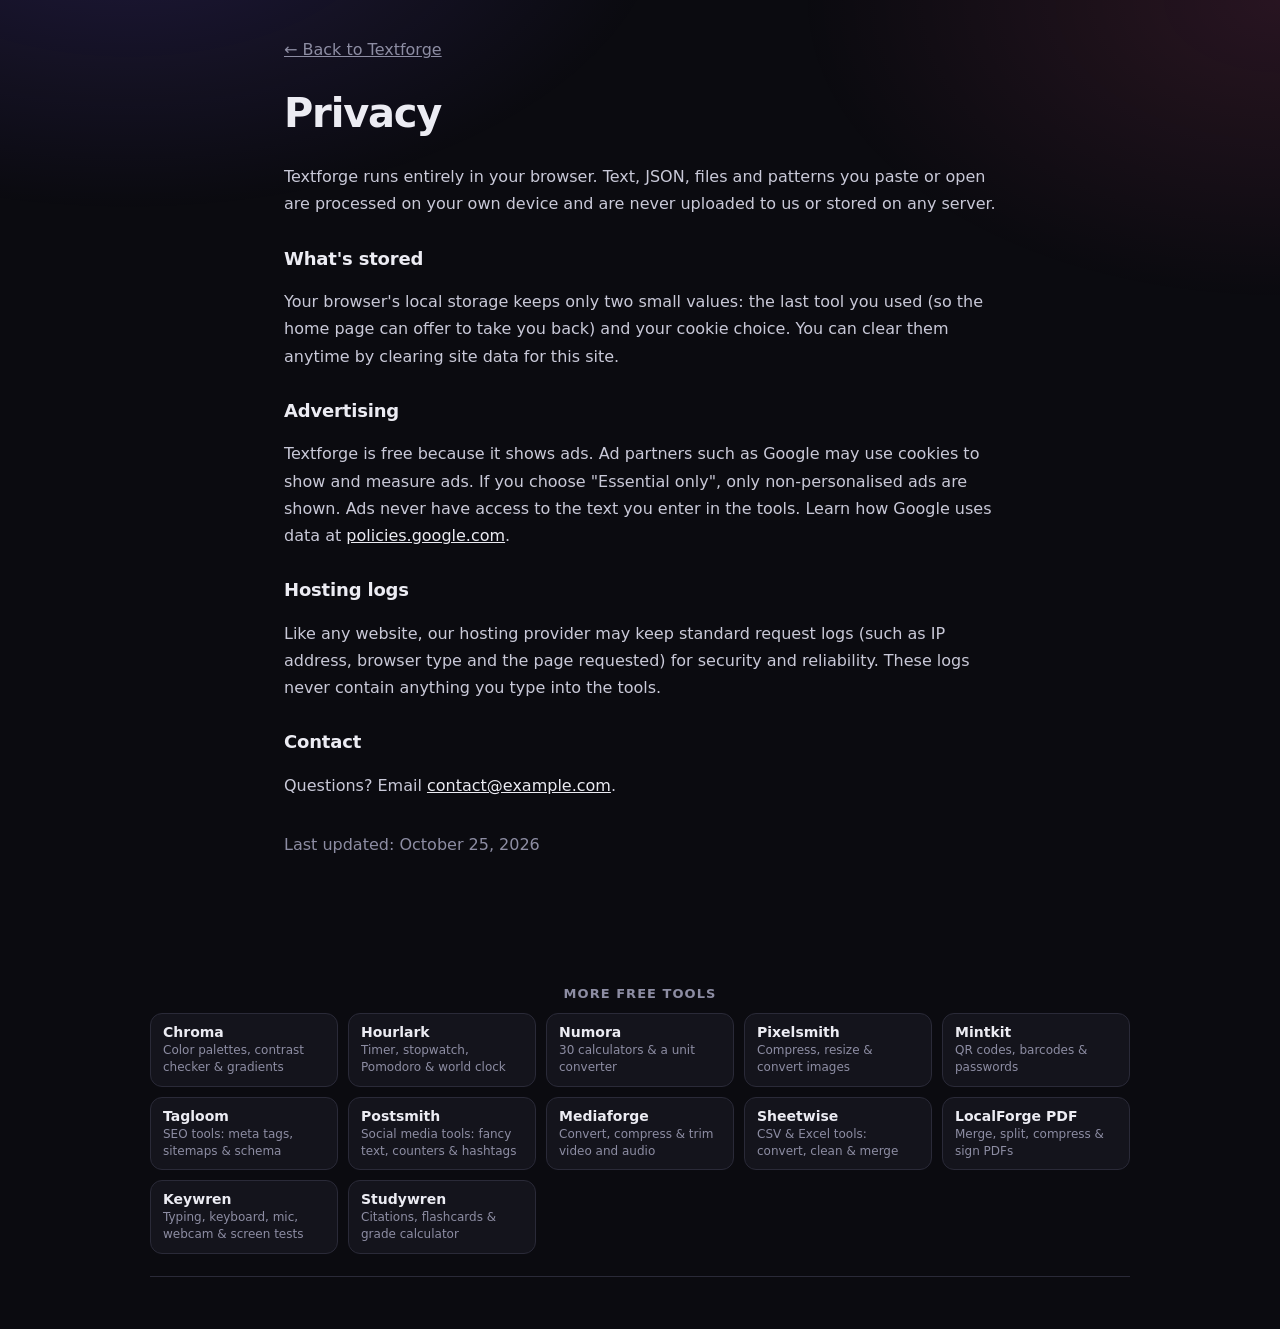
<file: privacy.html>
<!DOCTYPE html><html lang="en"><head><meta charset="UTF-8">
<meta http-equiv="Content-Security-Policy" content="default-src 'self'; style-src 'self' 'unsafe-inline' https://fonts.googleapis.com; font-src https://fonts.gstatic.com; img-src 'self' data:; object-src 'none'; base-uri 'self'; form-action 'none'">
<meta name="referrer" content="strict-origin-when-cross-origin">
<meta name="viewport" content="width=device-width, initial-scale=1.0"><title>Privacy · Textforge</title>
<meta name="description" content="Privacy for Textforge, the free in-browser text and developer toolkit.">
<link rel="canonical" href="https://cinch2108.github.io/textforge/privacy.html">
<link rel="icon" href="data:image/svg+xml,%3Csvg xmlns='http://www.w3.org/2000/svg' viewBox='0 0 64 64'%3E%3Cdefs%3E%3ClinearGradient id='g' x1='0' y1='0' x2='1' y2='1'%3E%3Cstop offset='0' stop-color='%237c5cff'/%3E%3Cstop offset='1' stop-color='%23ff5c9d'/%3E%3C/linearGradient%3E%3C/defs%3E%3Crect width='64' height='64' rx='16' fill='url(%23g)'/%3E%3C/svg%3E">
<link href="https://fonts.googleapis.com/css2?family=Inter:wght@400;600;800&display=swap" rel="stylesheet"><link rel="stylesheet" href="styles.css"></head>
<body><main class="legal" style="max-width:760px;line-height:1.7"><p><a href="./" style="color:var(--muted)">← Back to Textforge</a></p><h1 style="font-size:40px;letter-spacing:-.03em;margin:16px 0">Privacy</h1>
<p>Textforge runs entirely in your browser. Text, JSON, files and patterns you paste or open are processed on your own device and are never uploaded to us or stored on any server.</p><h2 class='mt'>What's stored</h2><p>Your browser's local storage keeps only two small values: the last tool you used (so the home page can offer to take you back) and your cookie choice. You can clear them anytime by clearing site data for this site.</p><h2 class='mt'>Advertising</h2><p>Textforge is free because it shows ads. Ad partners such as Google may use cookies to show and measure ads. If you choose "Essential only", only non-personalised ads are shown. Ads never have access to the text you enter in the tools. Learn how Google uses data at <a style='color:var(--text)' href='https://policies.google.com/technologies/partner-sites' rel='noopener noreferrer'>policies.google.com</a>.</p><h2 class='mt'>Hosting logs</h2><p>Like any website, our hosting provider may keep standard request logs (such as IP address, browser type and the page requested) for security and reliability. These logs never contain anything you type into the tools.</p><h2 class='mt'>Contact</h2><p>Questions? Email <a href="mailto:contact@example.com">contact@example.com</a>.</p>
<p style="color:var(--muted);margin-top:32px">Last updated: October 25, 2026</p></main><footer><!--team--><nav class="more-tools" aria-label="More free tools"><h2>More free tools</h2><ul><li><a href="https://cinch2108.github.io/chroma/" rel="noopener">Chroma</a><span>Color palettes, contrast checker &amp; gradients</span></li><li><a href="https://cinch2108.github.io/hourlark/" rel="noopener">Hourlark</a><span>Timer, stopwatch, Pomodoro &amp; world clock</span></li><li><a href="https://cinch2108.github.io/numora/" rel="noopener">Numora</a><span>30 calculators &amp; a unit converter</span></li><li><a href="https://cinch2108.github.io/pixelsmith/" rel="noopener">Pixelsmith</a><span>Compress, resize &amp; convert images</span></li><li><a href="https://cinch2108.github.io/mintkit/" rel="noopener">Mintkit</a><span>QR codes, barcodes &amp; passwords</span></li><li><a href="https://cinch2108.github.io/tagloom/" rel="noopener">Tagloom</a><span>SEO tools: meta tags, sitemaps &amp; schema</span></li><li><a href="https://cinch2108.github.io/postsmith/" rel="noopener">Postsmith</a><span>Social media tools: fancy text, counters &amp; hashtags</span></li><li><a href="https://cinch2108.github.io/mediaforge/" rel="noopener">Mediaforge</a><span>Convert, compress &amp; trim video and audio</span></li><li><a href="https://cinch2108.github.io/datakit/" rel="noopener">Sheetwise</a><span>CSV &amp; Excel tools: convert, clean &amp; merge</span></li><li><a href="https://cinch2108.github.io/" rel="noopener">LocalForge PDF</a><span>Merge, split, compress &amp; sign PDFs</span></li><li><a href="https://cinch2108.github.io/keywren/" rel="noopener">Keywren</a><span>Typing, keyboard, mic, webcam &amp; screen tests</span></li><li><a href="https://cinch2108.github.io/studywren/" rel="noopener">Studywren</a><span>Citations, flashcards &amp; grade calculator</span></li></ul></nav><!--/team--></footer></body></html>
</file>
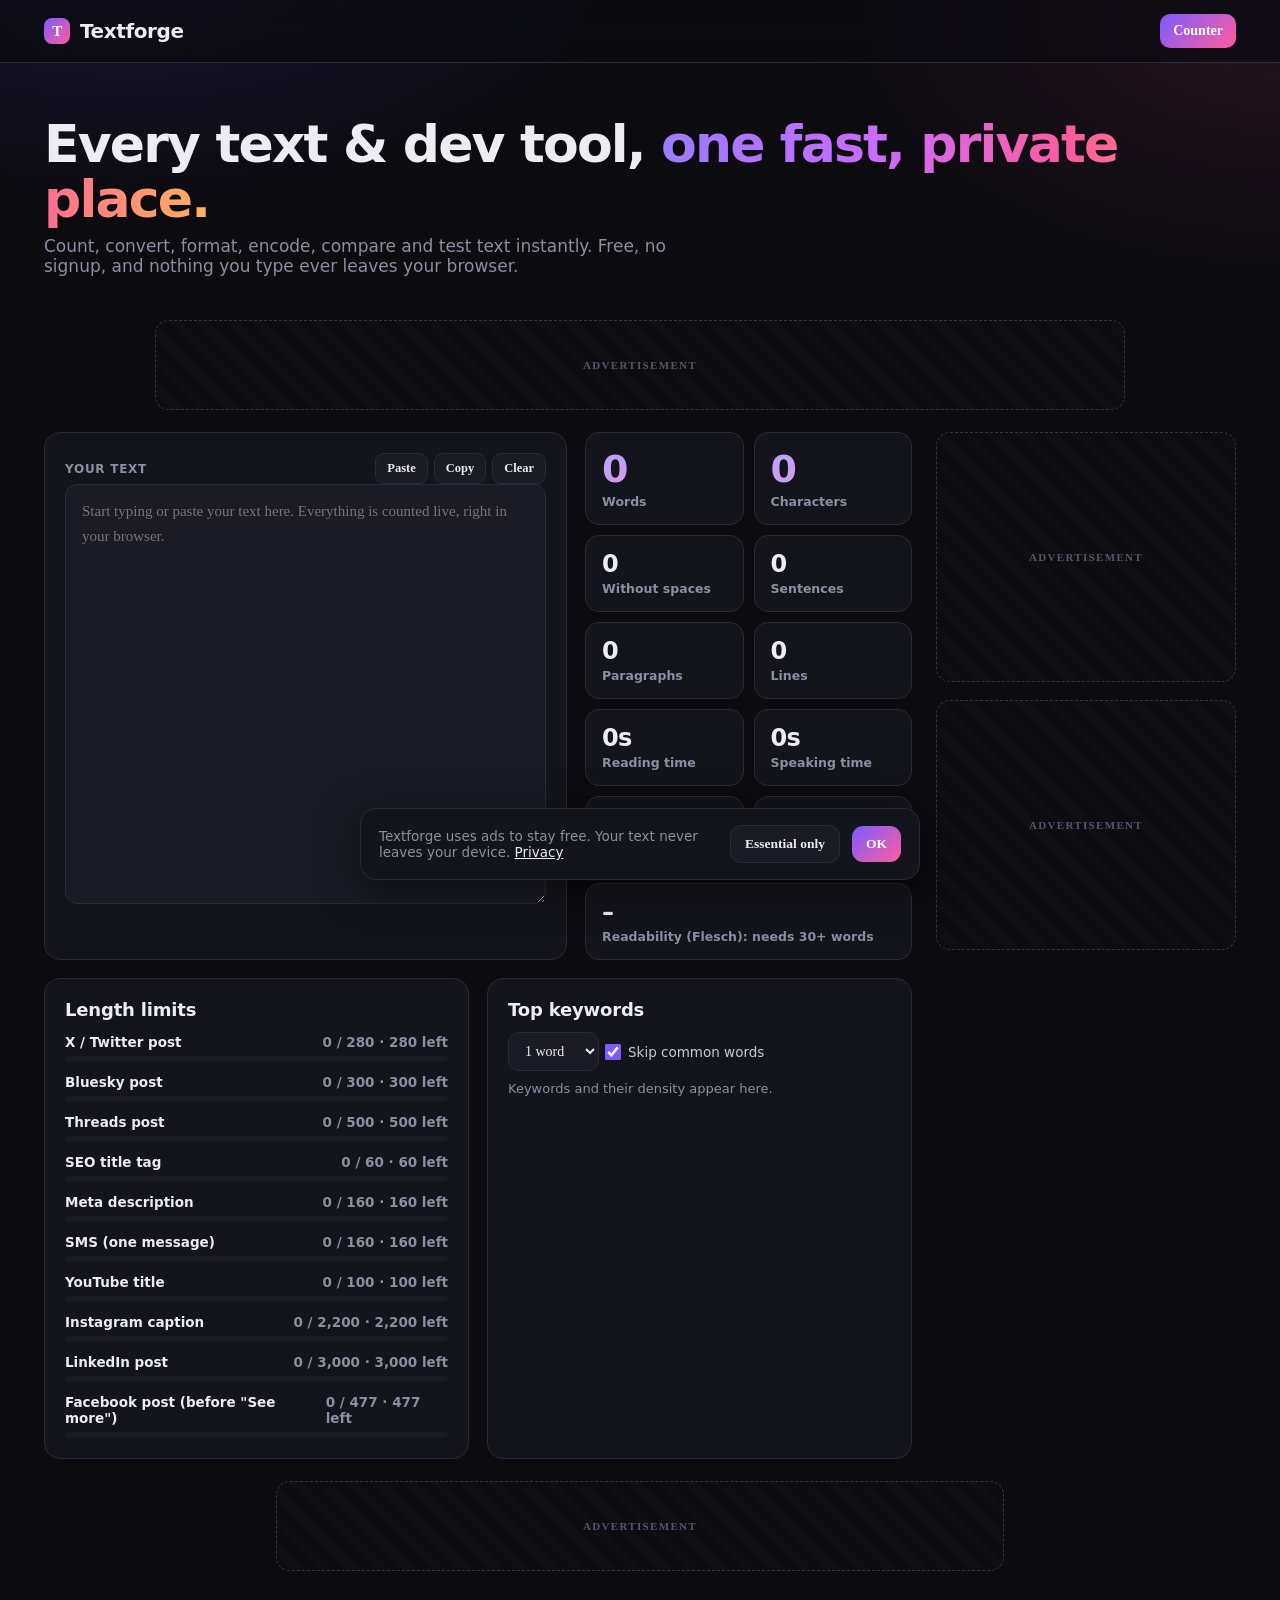
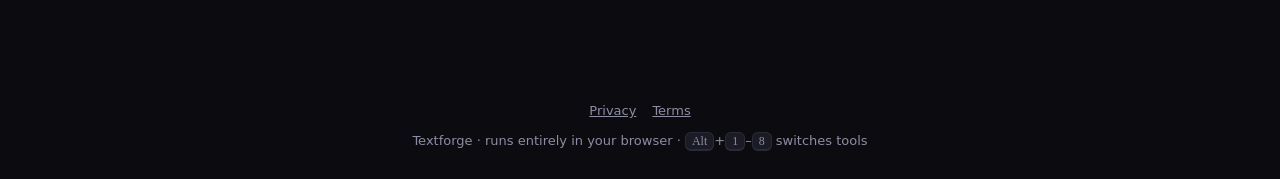
<file: template.html>
<!DOCTYPE html>
<html lang="en">
<head>
<meta charset="UTF-8">
<meta http-equiv="Content-Security-Policy" content="default-src 'self'; script-src 'self'; style-src 'self' 'unsafe-inline' https://fonts.googleapis.com; font-src https://fonts.gstatic.com; img-src 'self' data: blob:; connect-src 'self'; worker-src 'self'; object-src 'none'; base-uri 'self'; form-action 'none'; upgrade-insecure-requests">
<meta name="referrer" content="strict-origin-when-cross-origin">
<meta name="viewport" content="width=device-width, initial-scale=1.0">
<title>Textforge: Free Word Counter, JSON Formatter, Base64, Diff &amp; Regex Tester</title>
<meta name="description" content="Count words, convert case, format and validate JSON, encode Base64 and URLs, compare text, generate lorem ipsum and test regex. Free, no signup, and your text never leaves your browser.">
<meta name="theme-color" content="#0b0b10">
<link rel="canonical" href="https://cinch2108.github.io/textforge/">
<link rel="icon" href="data:image/svg+xml,%3Csvg xmlns='http://www.w3.org/2000/svg' viewBox='0 0 32 32'%3E%3Cdefs%3E%3ClinearGradient id='g' x1='0' y1='0' x2='1' y2='1'%3E%3Cstop offset='0' stop-color='%237c5cff'/%3E%3Cstop offset='1' stop-color='%23ff5c9d'/%3E%3C/linearGradient%3E%3C/defs%3E%3Crect width='32' height='32' rx='9' fill='url(%23g)'/%3E%3Cpath d='M9 10h14M16 10v13' stroke='%23fff' stroke-width='3.2' stroke-linecap='round'/%3E%3C/svg%3E">
<meta property="og:type" content="website">
<meta property="og:site_name" content="Textforge">
<meta property="og:title" content="Textforge: every text and developer tool in one place">
<meta property="og:description" content="Word counter, case converter, JSON formatter, Base64 and URL encoder, text diff, lorem ipsum and regex tester. Free and private.">
<meta property="og:url" content="https://cinch2108.github.io/textforge/">
<meta name="twitter:card" content="summary_large_image">
<meta name="twitter:title" content="Textforge: free text and developer tools">
<meta name="twitter:description" content="Word counter, JSON formatter, Base64, diff, regex tester and more. Runs in your browser.">
<script type="application/ld+json">{"@context":"https://schema.org","@type":"WebApplication","name":"Textforge","applicationCategory":"DeveloperApplication","operatingSystem":"Any","browserRequirements":"Requires JavaScript","offers":{"@type":"Offer","price":"0","priceCurrency":"USD"},"description":"Free word counter, case converter, JSON formatter and validator, Base64 and URL encoder, text diff checker, lorem ipsum generator and regex tester that run entirely in your browser."}</script>

<link rel="preconnect" href="https://fonts.googleapis.com">
<link rel="preconnect" href="https://fonts.gstatic.com" crossorigin>
<link href="https://fonts.googleapis.com/css2?family=Inter:wght@400;500;600;700;800&family=JetBrains+Mono:wght@400;500;600&display=swap" rel="stylesheet">
<link rel="stylesheet" href="styles.css">
</head>
<body>
<a class="skip" href="#main">Skip to tool</a>
<header><div class="nav">
  <div class="logo"><i></i>Textforge</div>
  <nav class="tabs" id="tabs" aria-label="Tools">
    <button class="tab active" data-v="count">Counter</button>
  </nav>
</div></header>

<main id="main">
<section class="hero">
  <h1>Every text &amp; dev tool, <span>one fast, private place.</span></h1>
  <p>Count, convert, format, encode, compare and test text instantly. Free, no signup, and nothing you type ever leaves your browser.</p>
  <div id="resume" class="resume" hidden></div>
</section>
<!-- AD SLOT: top leaderboard 970x90 (responsive). Paste ad unit inside. -->
<div class="ad ad-leader" id="ad-top" data-ad-slot="top" aria-label="Advertisement"></div>
<div class="layout"><div class="content">

<!-- WORD COUNTER -->
<section class="view active" id="v-count" aria-label="Word and character counter">
  <div class="split">
    <div class="card">
      <div class="row between"><label class="lbl" for="cnt-in" style="margin:0">Your text</label>
        <div class="row tight"><button class="btn sm" data-act="paste" data-target="cnt-in">Paste</button><button class="btn sm" data-act="copy-el" data-target="cnt-in">Copy</button><button class="btn sm" data-act="clear" data-target="cnt-in">Clear</button></div></div>
      <textarea id="cnt-in" class="ta tall" maxlength="2000000" spellcheck="true" placeholder="Start typing or paste your text here. Everything is counted live, right in your browser."></textarea>
    </div>
    <div class="stats" id="cnt-stats">
      <div class="stat hero-stat"><b data-k="words">0</b><span>Words</span></div>
      <div class="stat hero-stat"><b data-k="chars">0</b><span>Characters</span></div>
      <div class="stat"><b data-k="nospace">0</b><span>Without spaces</span></div>
      <div class="stat"><b data-k="sentences">0</b><span>Sentences</span></div>
      <div class="stat"><b data-k="paras">0</b><span>Paragraphs</span></div>
      <div class="stat"><b data-k="lines">0</b><span>Lines</span></div>
      <div class="stat"><b data-k="read">0s</b><span>Reading time</span></div>
      <div class="stat"><b data-k="speak">0s</b><span>Speaking time</span></div>
      <div class="stat"><b data-k="unique">0</b><span>Unique words</span></div>
      <div class="stat"><b data-k="avg">0</b><span>Avg word length</span></div>
      <div class="stat wide"><b data-k="flesch">–</b><span data-k="fleschlbl">Readability (Flesch)</span></div>
    </div>
  </div>
  <div class="grid2 mt">
    <div class="card"><h2>Length limits</h2><div class="limits" id="cnt-limits"></div></div>
    <div class="card">
      <div class="row between"><h2 style="margin:0">Top keywords</h2>
        <div class="row tight"><select id="kw-n" aria-label="Phrase length"><option value="1">1 word</option><option value="2">2 words</option><option value="3">3 words</option></select>
        <label class="check"><input type="checkbox" id="kw-stop" checked> Skip common words</label></div></div>
      <div class="kw mt2" id="cnt-kw"><p class="hint">Keywords and their density appear here.</p></div>
    </div>
  </div>
</section>

<!-- CASE CONVERTER -->
<section class="view" id="v-case" aria-label="Case converter">
  <div class="card">
    <label class="lbl">Change case</label>
    <div class="chipbar" id="case-btns">
      <button class="btn" data-case="upper">UPPERCASE</button><button class="btn" data-case="lower">lowercase</button>
      <button class="btn" data-case="title">Title Case</button><button class="btn" data-case="sentence">Sentence case</button>
      <button class="btn" data-case="camel">camelCase</button><button class="btn" data-case="pascal">PascalCase</button>
      <button class="btn" data-case="snake">snake_case</button><button class="btn" data-case="kebab">kebab-case</button>
      <button class="btn" data-case="constant">CONSTANT_CASE</button><button class="btn" data-case="dot">dot.case</button>
      <button class="btn" data-case="alternating">aLtErNaTiNg</button><button class="btn" data-case="inverse">iNVERSE</button>
    </div>
    <label class="lbl mt2">Clean up</label>
    <div class="chipbar">
      <button class="btn" data-case="trim">Trim &amp; remove extra spaces</button><button class="btn" data-case="nobreaks">Remove line breaks</button>
      <button class="btn" data-case="noempty">Remove empty lines</button><button class="btn" data-case="sortaz">Sort lines A→Z</button>
      <button class="btn" data-case="sortza">Sort lines Z→A</button><button class="btn" data-case="dedupe">Remove duplicate lines</button>
      <button class="btn" data-case="revlines">Reverse line order</button><button class="btn" data-case="revtext">Reverse text</button>
      <button class="btn" data-case="number">Number lines</button>
    </div>
    <textarea id="case-in" class="ta mt" maxlength="2000000" spellcheck="false" placeholder="Paste text, then click a button above. Each line is converted separately, so lists work too."></textarea>
    <div class="row between mt2">
      <span class="hint" id="case-info">0 characters · 0 lines</span>
      <div class="row tight"><button class="btn sm" data-act="case-undo">↶ Undo</button><button class="btn sm" data-act="copy-el" data-target="case-in">Copy</button><button class="btn sm" data-act="download-el" data-target="case-in" data-name="text.txt">⬇ Download</button><button class="btn sm" data-act="clear" data-target="case-in">Clear</button></div>
    </div>
  </div>
</section>

<!-- JSON -->
<section class="view" id="v-json" aria-label="JSON formatter and validator">
  <div class="row toolbar">
    <button class="btn primary" data-act="json-format">Format <kbd class="dk">Ctrl ↵</kbd></button>
    <button class="btn" data-act="json-minify">Minify</button>
    <button class="btn" data-act="json-repair" title="Fix trailing commas, comments, single quotes, unquoted keys">✨ Repair</button>
    <select id="json-indent" aria-label="Indent"><option value="2">2 spaces</option><option value="4">4 spaces</option><option value="tab">Tabs</option></select>
    <label class="check"><input type="checkbox" id="json-sort"> Sort keys</label>
    <div class="seg" id="json-view" role="group" aria-label="Output view"><button class="on" data-jv="code">Code</button><button data-jv="tree">Tree</button></div>
    <div class="row tight push"><button class="btn sm" data-act="json-sample">Sample</button><button class="btn sm" data-act="clear" data-target="json-in">Clear</button></div>
  </div>
  <div class="grid2 mt2">
    <div class="card pad0">
      <div class="cardhead"><span class="lbl" style="margin:0">Input</span><span class="pill" id="json-status">Waiting for JSON</span></div>
      <textarea id="json-in" class="ta code-ta tall flat" maxlength="5000000" spellcheck="false" placeholder='Paste JSON here, e.g. {"name":"Textforge","free":true}'></textarea>
      <div class="errbox" id="json-err" hidden></div>
    </div>
    <div class="card pad0">
      <div class="cardhead"><span class="lbl" style="margin:0">Output</span><div class="row tight"><button class="btn sm" data-act="json-copy">Copy</button><button class="btn sm" data-act="json-download">⬇ Download</button></div></div>
      <pre class="code out tall" id="json-out" tabindex="0"></pre>
      <div class="tree tall" id="json-tree" hidden tabindex="0"></div>
    </div>
  </div>
</section>

<!-- ENCODE -->
<section class="view" id="v-encode" aria-label="Base64, URL and HTML entity encoder and decoder">
  <div class="row toolbar">
    <div class="seg" id="enc-mode" role="group" aria-label="Format"><button class="on" data-mode="b64">Base64</button><button data-mode="url">URL</button><button data-mode="html">HTML entities</button></div>
    <div class="seg" id="enc-dir" role="group" aria-label="Direction"><button class="on" data-dir="enc">Encode</button><button data-dir="dec">Decode</button></div>
    <span class="opts" data-for="b64"><label class="check"><input type="checkbox" id="b64-url"> URL-safe (-_ no padding)</label></span>
    <span class="opts" data-for="url" hidden><select id="url-kind" aria-label="URL encoding type"><option value="component">Component (query values)</option><option value="full">Full URL (keep :/?#&amp;)</option></select><label class="check"><input type="checkbox" id="url-plus"> + means space</label></span>
    <span class="opts" data-for="html" hidden><label class="check"><input type="checkbox" id="html-all"> Also encode non-ASCII</label></span>
  </div>
  <div class="grid2 mt2">
    <div class="card pad0"><div class="cardhead"><span class="lbl" style="margin:0" id="enc-inlbl">Text to encode</span><button class="btn sm" data-act="clear" data-target="enc-in">Clear</button></div>
      <textarea id="enc-in" class="ta code-ta flat" maxlength="5000000" spellcheck="false" placeholder="Type or paste here. Results update as you type."></textarea></div>
    <div class="card pad0"><div class="cardhead"><span class="lbl" style="margin:0">Result <span class="pill sm" id="enc-status"></span></span>
      <div class="row tight"><button class="btn sm" data-act="enc-swap" title="Use result as input and flip direction">⇄ Swap</button><button class="btn sm" data-act="copy-el" data-target="enc-out">Copy</button><button class="btn sm" data-act="download-el" data-target="enc-out" data-name="result.txt">⬇</button></div></div>
      <textarea id="enc-out" class="ta code-ta flat" readonly spellcheck="false"></textarea></div>
  </div>
  <div class="card mt" data-for="b64" id="b64-file">
    <h2>File to Base64</h2>
    <div class="drop" id="drop" tabindex="0" role="button" aria-label="Choose a file to encode"><div class="dropic">📄</div><b>Drop a file, or click to choose</b><p class="hint">Up to 10 MB. The file is read on your device and never uploaded.</p><input type="file" id="file" hidden></div>
    <div class="row mt2"><label class="check"><input type="checkbox" id="b64-datauri" checked> Include data: URI prefix</label><button class="btn sm" data-act="b64-tofile">⬇ Decode Base64 input to a file</button></div>
    <div id="file-out" class="fileout" hidden><img id="file-prev" alt="Preview of the chosen image" hidden><div><div id="file-meta" class="hint"></div><div class="row tight mt2"><button class="btn sm" data-act="file-copy">Copy Base64</button><button class="btn sm" data-act="file-css" id="file-css-btn" hidden>Copy as CSS background</button><button class="btn sm" data-act="file-img" id="file-img-btn" hidden>Copy as &lt;img&gt; tag</button></div></div></div>
  </div>
  <div class="card mt" data-for="url" id="url-parts" hidden>
    <h2>URL breakdown</h2><p class="hint" id="url-hint">Paste a full URL (https://…) in the input to see its parts and decoded query parameters.</p>
    <div id="url-table"></div>
  </div>
</section>

<!-- DIFF -->
<section class="view" id="v-diff" aria-label="Text diff checker">
  <div class="grid2">
    <div class="card pad0"><div class="cardhead"><label class="lbl" for="diff-a" style="margin:0">Original</label><button class="btn sm" data-act="clear" data-target="diff-a">Clear</button></div><textarea id="diff-a" class="ta code-ta flat" maxlength="1000000" spellcheck="false" placeholder="Paste the original text"></textarea></div>
    <div class="card pad0"><div class="cardhead"><label class="lbl" for="diff-b" style="margin:0">Changed</label><button class="btn sm" data-act="clear" data-target="diff-b">Clear</button></div><textarea id="diff-b" class="ta code-ta flat" maxlength="1000000" spellcheck="false" placeholder="Paste the changed text"></textarea></div>
  </div>
  <div class="row toolbar mt2">
    <div class="seg" id="diff-view" role="group" aria-label="Layout"><button class="on" data-dv="side">Side by side</button><button data-dv="inline">Inline</button></div>
    <div class="seg" id="diff-level" role="group" aria-label="Detail"><button class="on" data-dl="line">Lines</button><button data-dl="word">Words</button></div>
    <label class="check"><input type="checkbox" id="diff-ws"> Ignore whitespace</label>
    <label class="check"><input type="checkbox" id="diff-case"> Ignore case</label>
    <label class="check"><input type="checkbox" id="diff-collapse" checked> Hide unchanged</label>
    <div class="row tight push"><button class="btn sm" data-act="diff-swap">⇄ Swap</button><button class="btn sm" data-act="diff-sample">Sample</button></div>
  </div>
  <div class="row mt2" id="diff-stats"></div>
  <div class="diffout mt2" id="diff-out"><p class="hint pad">Paste two versions of your text to see what changed.</p></div>
</section>

<!-- LOREM -->
<section class="view" id="v-lorem" aria-label="Lorem ipsum generator">
  <div class="card">
    <div class="row">
      <div><label class="lbl" for="lo-n">How many</label><input type="number" id="lo-n" min="1" max="100" value="3" style="width:90px"></div>
      <div><label class="lbl" for="lo-unit">Of</label><select id="lo-unit"><option value="p">Paragraphs</option><option value="s">Sentences</option><option value="w">Words</option><option value="l">List items</option></select></div>
      <div><label class="lbl" for="lo-flavor">Flavor</label><select id="lo-flavor"><option value="latin">Classic Latin</option><option value="tech">Tech &amp; startup</option><option value="office">Corporate speak</option><option value="space">Space</option><option value="coffee">Coffee shop</option></select></div>
      <div class="col-checks"><label class="check"><input type="checkbox" id="lo-classic" checked> Start with "Lorem ipsum…"</label><label class="check"><input type="checkbox" id="lo-html"> HTML tags</label></div>
      <div class="row tight push"><button class="btn primary" data-act="lo-gen">Generate</button><button class="btn" data-act="copy-el" data-target="lo-out">Copy</button></div>
    </div>
    <textarea id="lo-out" class="ta mt" readonly aria-label="Generated text"></textarea>
    <p class="hint mt2" id="lo-info"></p>
  </div>
</section>

<!-- REGEX -->
<section class="view" id="v-regex" aria-label="Regex tester">
  <div class="card">
    <div class="row between"><label class="lbl" for="re-pat" style="margin:0">Regular expression</label>
      <select id="re-preset" aria-label="Common patterns"><option value="">Common patterns…</option></select></div>
    <div class="rebar mt2"><span>/</span><input type="text" id="re-pat" maxlength="2000" spellcheck="false" autocomplete="off" placeholder="[A-Z]\w+"><span>/</span>
      <div class="flags" id="re-flags" role="group" aria-label="Flags">
        <button class="on" data-flag="g" title="global: find all matches">g</button><button data-flag="i" title="ignore case">i</button><button class="on" data-flag="m" title="multiline: ^ and $ match at line breaks">m</button><button data-flag="s" title="dotAll: . matches newlines">s</button><button data-flag="u" title="unicode">u</button><button data-flag="y" title="sticky">y</button>
      </div></div>
    <div class="row between mt2"><span class="pill" id="re-status">Enter a pattern</span><span class="hint">Runs in a background worker, so runaway patterns are stopped after 1.5 s.</span></div>
    <label class="lbl mt" for="re-text">Test text</label>
    <div class="hl-wrap"><div class="hl-back" id="re-back" aria-hidden="true"></div><textarea id="re-text" class="hl-ta" maxlength="500000" spellcheck="false" placeholder="Paste text to test against"></textarea></div>
  </div>
  <div class="grid2 mt">
    <div class="card"><div class="row between"><h2 style="margin:0">Matches</h2><button class="btn sm" data-act="re-copy-matches">Copy all</button></div><div class="matches mt2" id="re-matches"><p class="hint">Matches and capture groups show up here.</p></div></div>
    <div class="card"><h2>Replace</h2><input type="text" id="re-rep" maxlength="2000" spellcheck="false" placeholder="Replacement, e.g. $1 or $&lt;name&gt;" style="width:100%">
      <pre class="code out mt2 short" id="re-out"></pre><button class="btn sm mt2" data-act="copy-el" data-target="re-out">Copy result</button></div>
  </div>
  <div class="card mt"><h2>Cheat sheet</h2><p class="hint" style="margin:-8px 0 12px">Click any token to insert it into your pattern.</p><div class="cheat" id="cheat"></div></div>
</section>
</div>
<aside class="rail"><!-- AD SLOTS: sticky sidebar 300x250 x2 -->
<div class="ad ad-rect" id="ad-side-1" data-ad-slot="side-1" aria-label="Advertisement"></div><div class="ad ad-rect" id="ad-side-2" data-ad-slot="side-2" aria-label="Advertisement"></div></aside>
</div>
<!-- AD SLOT: footer 728x90 -->
<div class="ad ad-foot" id="ad-foot" data-ad-slot="foot" aria-label="Advertisement"></div>
</main>
<div class="toast" id="toast" role="status" aria-live="polite"></div>
<div class="consent" id="consent" role="dialog" aria-label="Cookie notice"><span>Textforge uses ads to stay free. Your text never leaves your device. <a href="privacy.html">Privacy</a></span><button class="btn" id="c-no">Essential only</button><button class="btn primary" id="c-yes">OK</button></div>
<footer><div class="footlinks"><a href="privacy.html">Privacy</a><a href="terms.html">Terms</a></div><br>Textforge · runs entirely in your browser · <kbd>Alt</kbd>+<kbd>1</kbd>–<kbd>8</kbd> switches tools</footer>

<script src="app.js" defer></script>
</body>
</html>
</file>
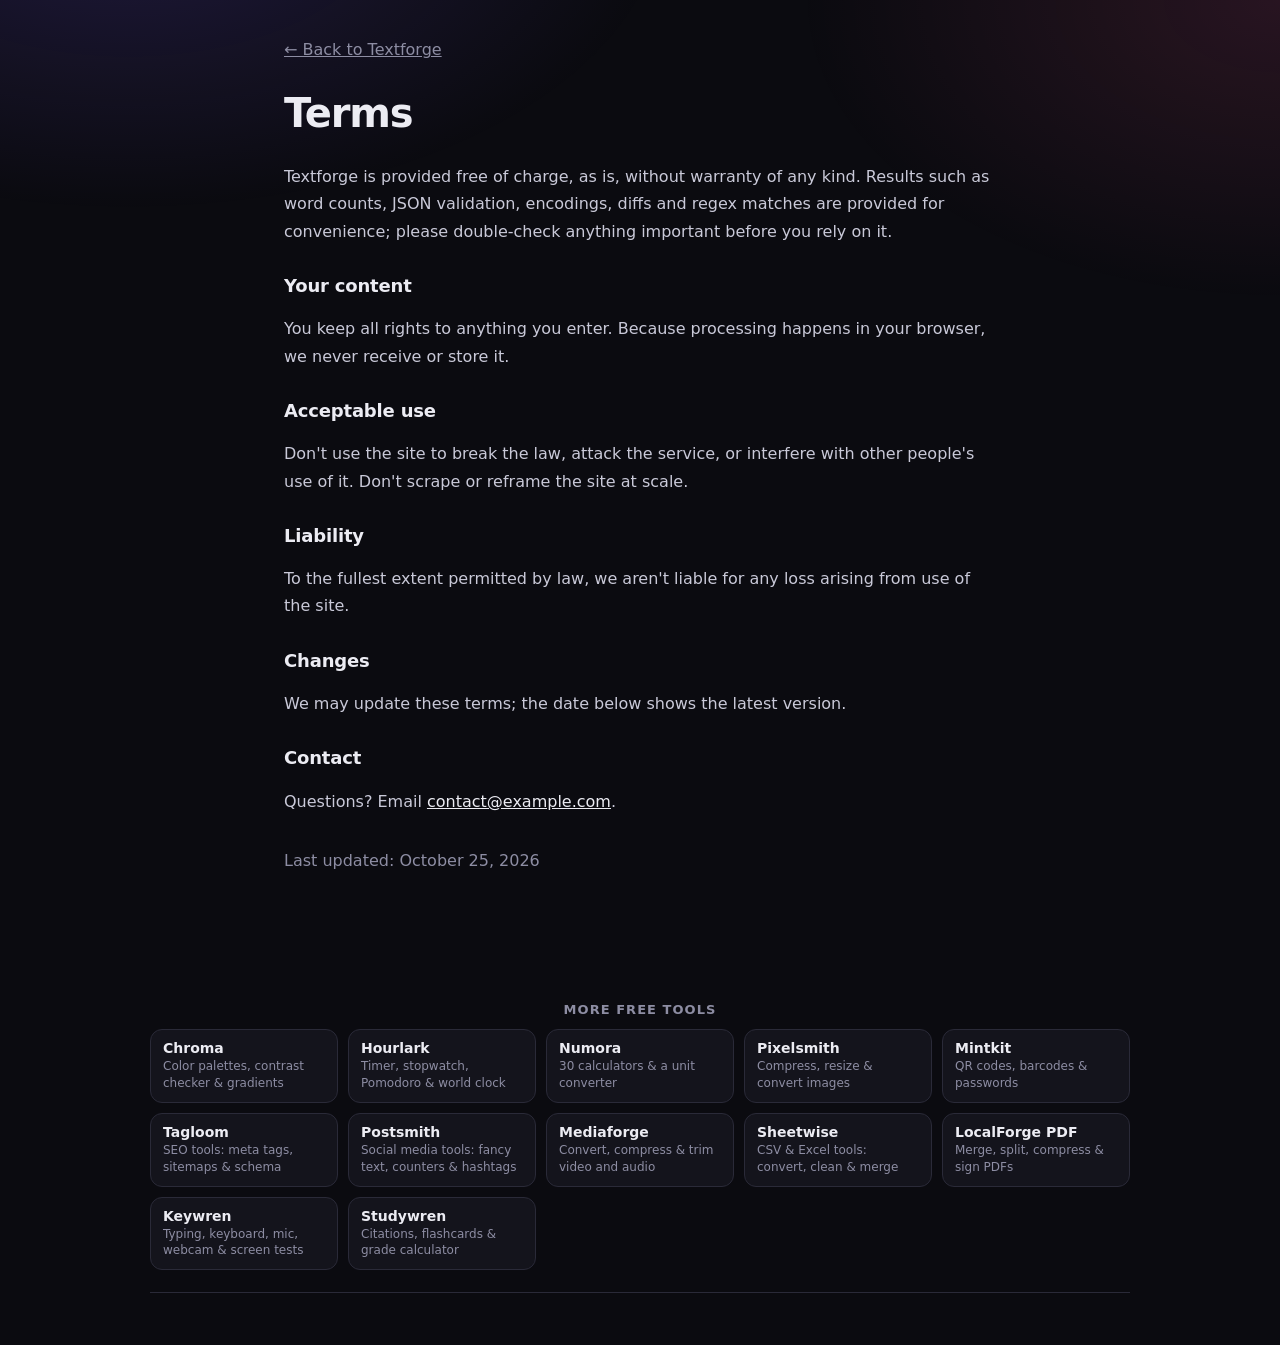
<file: terms.html>
<!DOCTYPE html><html lang="en"><head><meta charset="UTF-8">
<meta http-equiv="Content-Security-Policy" content="default-src 'self'; style-src 'self' 'unsafe-inline' https://fonts.googleapis.com; font-src https://fonts.gstatic.com; img-src 'self' data:; object-src 'none'; base-uri 'self'; form-action 'none'">
<meta name="referrer" content="strict-origin-when-cross-origin">
<meta name="viewport" content="width=device-width, initial-scale=1.0"><title>Terms · Textforge</title>
<meta name="description" content="Terms for Textforge, the free in-browser text and developer toolkit.">
<link rel="canonical" href="https://cinch2108.github.io/textforge/terms.html">
<link rel="icon" href="data:image/svg+xml,%3Csvg xmlns='http://www.w3.org/2000/svg' viewBox='0 0 64 64'%3E%3Cdefs%3E%3ClinearGradient id='g' x1='0' y1='0' x2='1' y2='1'%3E%3Cstop offset='0' stop-color='%237c5cff'/%3E%3Cstop offset='1' stop-color='%23ff5c9d'/%3E%3C/linearGradient%3E%3C/defs%3E%3Crect width='64' height='64' rx='16' fill='url(%23g)'/%3E%3C/svg%3E">
<link href="https://fonts.googleapis.com/css2?family=Inter:wght@400;600;800&display=swap" rel="stylesheet"><link rel="stylesheet" href="styles.css"></head>
<body><main class="legal" style="max-width:760px;line-height:1.7"><p><a href="./" style="color:var(--muted)">← Back to Textforge</a></p><h1 style="font-size:40px;letter-spacing:-.03em;margin:16px 0">Terms</h1>
<p>Textforge is provided free of charge, as is, without warranty of any kind. Results such as word counts, JSON validation, encodings, diffs and regex matches are provided for convenience; please double-check anything important before you rely on it.</p><h2 class='mt'>Your content</h2><p>You keep all rights to anything you enter. Because processing happens in your browser, we never receive or store it.</p><h2 class='mt'>Acceptable use</h2><p>Don't use the site to break the law, attack the service, or interfere with other people's use of it. Don't scrape or reframe the site at scale.</p><h2 class='mt'>Liability</h2><p>To the fullest extent permitted by law, we aren't liable for any loss arising from use of the site.</p><h2 class='mt'>Changes</h2><p>We may update these terms; the date below shows the latest version.</p><h2 class='mt'>Contact</h2><p>Questions? Email <a href="mailto:contact@example.com">contact@example.com</a>.</p>
<p style="color:var(--muted);margin-top:32px">Last updated: October 25, 2026</p></main><footer><!--team--><nav class="more-tools" aria-label="More free tools"><h2>More free tools</h2><ul><li><a href="https://cinch2108.github.io/chroma/" rel="noopener">Chroma</a><span>Color palettes, contrast checker &amp; gradients</span></li><li><a href="https://cinch2108.github.io/hourlark/" rel="noopener">Hourlark</a><span>Timer, stopwatch, Pomodoro &amp; world clock</span></li><li><a href="https://cinch2108.github.io/numora/" rel="noopener">Numora</a><span>30 calculators &amp; a unit converter</span></li><li><a href="https://cinch2108.github.io/pixelsmith/" rel="noopener">Pixelsmith</a><span>Compress, resize &amp; convert images</span></li><li><a href="https://cinch2108.github.io/mintkit/" rel="noopener">Mintkit</a><span>QR codes, barcodes &amp; passwords</span></li><li><a href="https://cinch2108.github.io/tagloom/" rel="noopener">Tagloom</a><span>SEO tools: meta tags, sitemaps &amp; schema</span></li><li><a href="https://cinch2108.github.io/postsmith/" rel="noopener">Postsmith</a><span>Social media tools: fancy text, counters &amp; hashtags</span></li><li><a href="https://cinch2108.github.io/mediaforge/" rel="noopener">Mediaforge</a><span>Convert, compress &amp; trim video and audio</span></li><li><a href="https://cinch2108.github.io/datakit/" rel="noopener">Sheetwise</a><span>CSV &amp; Excel tools: convert, clean &amp; merge</span></li><li><a href="https://cinch2108.github.io/" rel="noopener">LocalForge PDF</a><span>Merge, split, compress &amp; sign PDFs</span></li><li><a href="https://cinch2108.github.io/keywren/" rel="noopener">Keywren</a><span>Typing, keyboard, mic, webcam &amp; screen tests</span></li><li><a href="https://cinch2108.github.io/studywren/" rel="noopener">Studywren</a><span>Citations, flashcards &amp; grade calculator</span></li></ul></nav><!--/team--></footer></body></html>
</file>
<file: styles.css>
:root{
  --bg:#0b0b10;--panel:#14141c;--panel2:#1b1b26;--line:#2a2a38;--text:#ececf3;--muted:#8d8da3;
  --accent:#7c5cff;--accent2:#ff5c9d;--radius:16px;--add:#5cffa0;--del:#ff6b7f;
}
*{box-sizing:border-box;margin:0;padding:0}
html{scroll-behavior:smooth}
body{font-family:Inter,system-ui,sans-serif;background:var(--bg);color:var(--text);min-height:100vh;-webkit-font-smoothing:antialiased}
body::before{content:"";position:fixed;inset:0;pointer-events:none;z-index:-1;
  background:radial-gradient(900px 500px at 10% -10%,rgba(124,92,255,.18),transparent 60%),radial-gradient(800px 500px at 100% 0%,rgba(255,92,157,.12),transparent 60%)}
.mono,.code,.code-ta{font-family:"JetBrains Mono",ui-monospace,monospace}
.skip{position:absolute;left:-999px;top:8px;z-index:200;background:#fff;color:#111;padding:8px 12px;border-radius:8px}
.skip:focus{left:8px}
:focus-visible{outline:2px solid var(--accent);outline-offset:2px}
header{position:sticky;top:0;z-index:50;backdrop-filter:blur(14px);background:rgba(11,11,16,.72);border-bottom:1px solid var(--line)}
.nav{max-width:1240px;margin:auto;display:flex;align-items:center;gap:22px;padding:14px 24px}
.logo{display:flex;align-items:center;gap:10px;font-weight:800;font-size:20px;letter-spacing:-.02em;flex-shrink:0}
.logo i{width:26px;height:26px;border-radius:8px;background:linear-gradient(135deg,var(--accent),var(--accent2));display:grid;place-items:center;font-style:normal}
.logo i::after{content:"T";color:#fff;font:800 15px Inter}
.tabs{display:flex;gap:4px;flex-wrap:wrap;margin-left:auto}
.tab{background:none;border:0;color:var(--muted);font:600 14px Inter;padding:9px 13px;border-radius:10px;cursor:pointer;transition:.15s;text-decoration:none;white-space:nowrap}
.tab:hover{color:var(--text);background:var(--panel2)}
.tab.active{color:#fff;background:linear-gradient(135deg,var(--accent),var(--accent2))}
main{max-width:1240px;margin:auto;padding:28px 24px 80px}
.hero{padding:26px 0 22px}
.hero h1{font-size:clamp(30px,4.4vw,52px);font-weight:800;letter-spacing:-.035em;line-height:1.05}
.hero h1 span{background:linear-gradient(90deg,#9a7cff,#c86cff,#ff5c9d,#ffb35c);-webkit-background-clip:text;background-clip:text;color:transparent}
.hero p{color:var(--muted);margin-top:10px;font-size:17px;max-width:680px}
.resume{margin-top:14px}
.resume a{display:inline-flex;gap:8px;align-items:center;background:var(--panel);border:1px solid var(--line);border-radius:999px;padding:7px 14px;color:var(--text);text-decoration:none;font-size:13.5px;font-weight:600}
.resume a:hover{border-color:var(--accent)}
.view{display:none;animation:fade .3s ease}
.view.active{display:block}
@keyframes fade{from{opacity:0;transform:translateY(6px)}to{opacity:1;transform:none}}
.card{background:var(--panel);border:1px solid var(--line);border-radius:var(--radius);padding:20px;min-width:0}
.card.pad0{padding:0;overflow:hidden;display:flex;flex-direction:column}
.cardhead{display:flex;justify-content:space-between;align-items:center;gap:10px;padding:10px 12px 10px 16px;border-bottom:1px solid var(--line);min-height:52px}
.row{display:flex;gap:12px;align-items:center;flex-wrap:wrap}
.row.tight{gap:6px}.row.between{justify-content:space-between}.push{margin-left:auto}
.toolbar{gap:10px}
.grid2{display:grid;grid-template-columns:minmax(0,1fr) minmax(0,1fr);gap:18px}
.split{display:grid;grid-template-columns:minmax(0,1.6fr) minmax(0,1fr);gap:18px}
@media(max-width:860px){.grid2,.split{grid-template-columns:1fr}.tabs{margin-left:0;flex-wrap:nowrap;overflow-x:auto;width:100%;scrollbar-width:none}.nav{flex-wrap:wrap;gap:10px}}
.btn{background:var(--panel2);border:1px solid var(--line);color:var(--text);font:600 13.5px Inter;padding:10px 14px;border-radius:11px;cursor:pointer;transition:.15s;display:inline-flex;align-items:center;gap:7px;white-space:nowrap}
.btn:hover{border-color:#44445a;background:#222230}
.btn:active{transform:translateY(1px)}
.btn.sm{padding:7px 11px;font-size:12.5px;border-radius:9px}
.btn.primary{background:linear-gradient(135deg,var(--accent),var(--accent2));border:0;color:#fff}
.btn.primary:hover{filter:brightness(1.1)}
.btn.flash{border-color:var(--accent);background:rgba(124,92,255,.18)}
.dk{background:rgba(255,255,255,.18);border:0;color:#fff;font-size:10.5px}
select,input[type=text],input[type=number]{background:var(--panel2);border:1px solid var(--line);color:var(--text);font:500 14px Inter;padding:10px 12px;border-radius:11px;outline:none}
select:focus,input:focus,textarea:focus{border-color:var(--accent)}
label.lbl,.lbl{font-size:12px;color:var(--muted);font-weight:600;text-transform:uppercase;letter-spacing:.06em;display:block;margin-bottom:6px}
.check{display:inline-flex;align-items:center;gap:7px;font-size:13.5px;color:#c9c9d8;cursor:pointer;user-select:none}
.check input{accent-color:var(--accent);width:16px;height:16px}
.col-checks{display:flex;flex-direction:column;gap:6px}
h2{font-size:18px;font-weight:700;margin-bottom:14px;letter-spacing:-.01em}
.hint{color:var(--muted);font-size:13px}.hint.pad{padding:20px}
kbd{background:var(--panel2);border:1px solid var(--line);border-bottom-width:2px;border-radius:6px;padding:1px 6px;font:500 12px "JetBrains Mono"}
.ta{width:100%;min-height:220px;resize:vertical;background:var(--panel2);border:1px solid var(--line);border-radius:12px;color:var(--text);font:400 15px/1.65 Inter;padding:14px 16px;outline:none;display:block}
.ta.tall{min-height:420px}
.ta.flat{border:0;border-radius:0;background:transparent;flex:1;min-height:340px}
.ta.flat.tall{min-height:480px}
.code-ta{font-size:13.5px;line-height:1.6;tab-size:4}
.ta[readonly]{color:#d8d8e6}
.pill{display:inline-flex;align-items:center;gap:6px;font:600 12px Inter;padding:5px 10px;border-radius:999px;background:var(--panel2);border:1px solid var(--line);color:var(--muted);text-transform:none;letter-spacing:0}
.pill.ok{color:var(--add);border-color:rgba(92,255,160,.3);background:rgba(92,255,160,.07)}
.pill.bad{color:var(--del);border-color:rgba(255,107,127,.35);background:rgba(255,107,127,.08)}
.pill.warn{color:#ffc35c;border-color:rgba(255,195,92,.35);background:rgba(255,195,92,.07)}
.pill.sm{padding:2px 8px;font-size:11px;margin-left:6px}
.seg{display:inline-flex;background:var(--panel2);border:1px solid var(--line);border-radius:11px;padding:3px}
.seg button{background:none;border:0;color:var(--muted);font:600 13px Inter;padding:7px 12px;border-radius:8px;cursor:pointer}
.seg button.on{background:var(--panel);color:#fff;box-shadow:inset 0 0 0 1px #3a3a50}
.chipbar{display:flex;flex-wrap:wrap;gap:8px}
.chipbar .btn{font-size:13px;padding:8px 12px}
.chipbar .btn.done{border-color:var(--accent)}

/* counter */
.stats{display:grid;grid-template-columns:1fr 1fr;gap:10px;align-content:start}
.stat{background:var(--panel);border:1px solid var(--line);border-radius:14px;padding:14px 16px}
.stat b{display:block;font-size:24px;font-weight:800;letter-spacing:-.03em;font-variant-numeric:tabular-nums}
.stat span{font-size:12.5px;color:var(--muted);font-weight:600}
.stat.hero-stat b{font-size:38px;background:linear-gradient(135deg,#b6a4ff,#ff8fbf);-webkit-background-clip:text;background-clip:text;color:transparent}
.stat.wide{grid-column:1/-1}
.limits{display:grid;gap:12px}
.lim .top{display:flex;justify-content:space-between;font-size:13.5px;font-weight:600}
.lim .top span{color:var(--muted);font-variant-numeric:tabular-nums}
.lim .top span.over{color:var(--del)}
.lim .bar{height:6px;border-radius:9px;background:var(--panel2);margin-top:6px;overflow:hidden}
.lim .bar i{display:block;height:100%;border-radius:9px;background:linear-gradient(90deg,var(--accent),var(--accent2));transition:width .2s}
.lim.over .bar i{background:var(--del)}
.kw{display:grid;gap:6px}
.kwrow{display:grid;grid-template-columns:minmax(0,1fr) 48px 58px;gap:10px;align-items:center;font-size:14px;position:relative;padding:6px 10px;border-radius:9px;overflow:hidden}
.kwrow::before{content:"";position:absolute;inset:0;width:var(--w);background:rgba(124,92,255,.14);z-index:0}
.kwrow>*{position:relative;z-index:1}
.kwrow b{font-weight:600;overflow:hidden;text-overflow:ellipsis;white-space:nowrap}
.kwrow span{color:var(--muted);text-align:right;font-variant-numeric:tabular-nums}

/* code output + json highlighting */
.code{background:var(--panel2);border:1px solid var(--line);border-radius:12px;padding:14px;font-size:13px;line-height:1.6;white-space:pre;overflow:auto;color:#d8d8e6;tab-size:4}
.code.out{border:0;border-radius:0;background:transparent;flex:1;min-height:340px;margin:0}
.code.out.tall,.tree.tall{min-height:480px;max-height:70vh}
.code.short{min-height:120px;max-height:320px;white-space:pre-wrap;word-break:break-word;border:1px solid var(--line);border-radius:12px;background:var(--panel2)}
.j-k{color:#b6a4ff}.j-s{color:#7ee0a8}.j-n{color:#ffc35c}.j-b{color:#ff8fbf}.j-z{color:#8d8da3;font-style:italic}.j-p{color:#6c6c84}
.errbox{border-top:1px solid rgba(255,107,127,.35);background:rgba(255,107,127,.07);padding:12px 16px;font-size:13px}
.errbox b{color:var(--del)}
.errbox pre{font:12.5px/1.5 "JetBrains Mono";margin-top:8px;white-space:pre;overflow:auto;color:#d8d8e6}
.errbox pre mark{background:var(--del);color:#fff;border-radius:3px;padding:0 1px}
.errbox .btn{margin-top:8px}
.tree{overflow:auto;padding:12px 14px;font:13px/1.7 "JetBrains Mono"}
.tree details{margin-left:16px}.tree>details{margin-left:0}
.tree summary{cursor:pointer;list-style:none;border-radius:6px;padding:0 4px}
.tree summary::-webkit-details-marker{display:none}
.tree summary::before{content:"▸";display:inline-block;width:14px;color:var(--muted);transition:transform .15s}
.tree details[open]>summary::before{transform:rotate(90deg)}
.tree summary:hover,.tree .leaf:hover{background:var(--panel2)}
.tree .leaf{margin-left:30px;padding:0 4px;border-radius:6px;cursor:pointer}
.tree .cnt{color:var(--muted);font-size:12px;margin-left:6px}

/* encode */
.opts{display:inline-flex;gap:10px;align-items:center;flex-wrap:wrap}
.opts[hidden],[hidden]{display:none!important}
.drop{border:2px dashed #3a3a50;border-radius:16px;padding:30px;text-align:center;cursor:pointer;transition:.2s}
.drop:hover,.drop.over{border-color:var(--accent);background:rgba(124,92,255,.06)}
.dropic{font-size:30px;margin-bottom:6px}
.fileout{display:flex;gap:16px;align-items:center;margin-top:14px;background:var(--panel2);border-radius:12px;padding:12px}
.fileout img{max-width:120px;max-height:90px;border-radius:8px;background:repeating-conic-gradient(#222 0 25%,#2c2c2c 0 50%) 0 0/16px 16px}
.kv{width:100%;border-collapse:collapse;font-size:13.5px}
.kv td{padding:8px 10px;border-bottom:1px solid var(--line);vertical-align:top;word-break:break-all}
.kv td:first-child{color:var(--muted);font-weight:600;width:150px;word-break:normal}
.kv td.mono{font-size:12.5px}

/* diff */
.diffout{background:var(--panel);border:1px solid var(--line);border-radius:var(--radius);overflow:auto;max-height:75vh}
.dt{width:100%;border-collapse:collapse;font:12.8px/1.6 "JetBrains Mono";table-layout:fixed}
.dt td{padding:1px 10px;vertical-align:top;white-space:pre-wrap;word-break:break-word}
.dt td.n{width:52px;text-align:right;color:#5a5a72;user-select:none;padding-right:8px;border-right:1px solid var(--line)}
.dt tr.sep td{background:var(--panel2);color:var(--muted);text-align:center;font:600 12px Inter;padding:6px;border:0}
.dt td.del{background:rgba(255,107,127,.1)}.dt td.add{background:rgba(92,255,160,.08)}
.dt td.emp{background:repeating-linear-gradient(45deg,transparent 0 6px,rgba(255,255,255,.02) 6px 12px)}
.dt td.del del,.wd del{background:rgba(255,107,127,.35);text-decoration:none;border-radius:3px}
.dt td.add ins,.wd ins{background:rgba(92,255,160,.3);text-decoration:none;border-radius:3px}
.dt td.sg{width:18px;color:#5a5a72;user-select:none;padding:1px 2px;text-align:center}
.dt td.del.sg{color:var(--del)}.dt td.add.sg{color:var(--add)}
.wd{font:13.5px/1.75 "JetBrains Mono";white-space:pre-wrap;word-break:break-word;padding:18px}
.wd del{color:#ffc2ca;text-decoration:line-through;text-decoration-color:rgba(255,107,127,.7)}
.wd ins{color:#c4ffd9}
.wdgrid{display:grid;grid-template-columns:1fr 1fr}.wdgrid .wd+.wd{border-left:1px solid var(--line)}
@media(max-width:860px){.wdgrid{grid-template-columns:1fr}.wdgrid .wd+.wd{border-left:0;border-top:1px solid var(--line)}}

/* regex */
.rebar{display:flex;align-items:center;background:var(--panel2);border:1px solid var(--line);border-radius:12px;padding:4px 6px 4px 14px;font:500 16px "JetBrains Mono";gap:4px}
.rebar:focus-within{border-color:var(--accent)}
.rebar>span{color:var(--muted)}
.rebar input{flex:1;min-width:0;border:0;background:none;font:500 16px "JetBrains Mono";padding:10px 4px}
.flags{display:flex;gap:2px;margin-left:6px}
.flags button{width:30px;height:32px;border:0;border-radius:8px;background:none;color:#5a5a72;font:600 14px "JetBrains Mono";cursor:pointer}
.flags button.on{background:rgba(124,92,255,.22);color:#d6ccff}
.hl-wrap{position:relative;border:1px solid var(--line);border-radius:12px;background:var(--panel2);overflow:hidden}
.hl-wrap:focus-within{border-color:var(--accent)}
.hl-back,.hl-ta{font:14px/1.7 "JetBrains Mono",monospace;padding:14px 16px;white-space:pre-wrap;overflow-wrap:break-word;word-break:normal;letter-spacing:0;tab-size:4;scrollbar-gutter:stable}
.hl-back{position:absolute;inset:0;overflow:hidden;color:transparent;pointer-events:none}
.hl-back mark{color:transparent;background:rgba(124,92,255,.4);border-radius:3px;box-shadow:0 0 0 1px rgba(124,92,255,.6)}
.hl-back mark.b{background:rgba(255,92,157,.35);box-shadow:0 0 0 1px rgba(255,92,157,.6)}
.hl-back mark.z{background:none;box-shadow:-1.5px 0 0 0 #ffc35c}
.hl-ta{position:relative;display:block;width:100%;min-height:240px;resize:vertical;background:transparent;border:0;color:var(--text);outline:none;overflow-y:auto}
.matches{display:grid;gap:8px;max-height:420px;overflow:auto}
.match{background:var(--panel2);border-radius:10px;padding:10px 12px;font:12.8px/1.55 "JetBrains Mono"}
.match .mh{display:flex;justify-content:space-between;color:var(--muted);font:600 11.5px Inter;margin-bottom:4px}
.match .mv{color:#e6defe;word-break:break-all;white-space:pre-wrap}
.match .gr{display:grid;grid-template-columns:auto 1fr;gap:2px 10px;margin-top:6px;font-size:12px}
.match .gr span:nth-child(odd){color:#ff8fbf}
.match .gr span:nth-child(even){word-break:break-all;white-space:pre-wrap}
.cheat{display:grid;grid-template-columns:repeat(auto-fill,minmax(190px,1fr));gap:8px}
.cheat button{display:flex;gap:10px;align-items:baseline;text-align:left;background:var(--panel2);border:1px solid var(--line);border-radius:10px;padding:8px 10px;color:var(--muted);font:500 12.5px Inter;cursor:pointer}
.cheat button:hover{border-color:var(--accent)}
.cheat code{font:600 13px "JetBrains Mono";color:#d6ccff;min-width:46px}
.cheat h3{grid-column:1/-1;font-size:12px;text-transform:uppercase;letter-spacing:.06em;color:var(--muted);margin-top:8px}

.toast{position:fixed;bottom:26px;left:50%;transform:translateX(-50%) translateY(30px);background:#fff;color:#111;font-weight:700;padding:11px 18px;border-radius:12px;opacity:0;transition:.25s;z-index:130;font-size:14px;pointer-events:none}
.toast.show{opacity:1;transform:translateX(-50%)}
footer{text-align:center;color:var(--muted);font-size:13px;padding:30px}
.mt{margin-top:18px}.mt2{margin-top:10px}

/* ad slots: fixed sizes so ads never shift the layout */
.ad:empty::before{content:"Advertisement"}
.ad{display:flex;align-items:center;justify-content:center;border:1px dashed #33334a;border-radius:14px;color:#55556e;font:600 11px Inter;letter-spacing:.12em;text-transform:uppercase;background:repeating-linear-gradient(45deg,transparent 0 10px,rgba(255,255,255,.015) 10px 20px);margin:22px auto;overflow:hidden}
.ad-leader{width:100%;max-width:970px;height:90px}
.ad-rect{width:300px;height:250px;margin:0 auto}
.ad-foot{width:100%;max-width:728px;height:90px}
.layout{display:grid;grid-template-columns:minmax(0,1fr) 300px;gap:24px}
.content{min-width:0}
.rail{position:sticky;top:84px;align-self:start;display:flex;flex-direction:column;gap:18px}
.rail .ad{margin:0}
@media(max-width:1100px){.layout{grid-template-columns:1fr}.rail{position:static;flex-direction:row;flex-wrap:wrap;justify-content:center}}
@media(max-width:760px){.ad-leader,.ad-foot{max-width:320px;height:100px}main{padding:18px 14px 60px}.nav{padding:12px 14px}.stats{grid-template-columns:1fr 1fr}}
.footlinks a{color:var(--muted);margin:0 8px}
.consent{position:fixed;left:20px;right:20px;bottom:20px;max-width:560px;margin:auto;background:var(--panel);border:1px solid var(--line);border-radius:16px;padding:16px 18px;display:none;gap:12px;align-items:center;z-index:120;box-shadow:0 10px 40px rgba(0,0,0,.5);font-size:13.5px;color:var(--muted)}
.consent.show{display:flex}.consent a{color:var(--text)}
@media(max-width:560px){.consent.show{flex-wrap:wrap}}

/* SEO content */
.seo{max-width:860px;margin:40px auto 0;line-height:1.75;color:#c9c9d8}
.seo h2{font-size:24px;color:var(--text);margin:34px 0 10px}.seo h3{font-size:17px;color:var(--text);margin:20px 0 6px}
.seo ol,.seo ul{padding-left:22px}.seo li{margin:6px 0}
.seo code{font:13px "JetBrains Mono";background:var(--panel2);padding:1px 5px;border-radius:5px}
.seo details{background:var(--panel);border:1px solid var(--line);border-radius:12px;padding:14px 16px;margin:10px 0}
.seo summary{cursor:pointer;font-weight:700;color:var(--text)}
.seo details p{margin-top:8px}
.toollinks{display:grid;grid-template-columns:repeat(auto-fit,minmax(220px,1fr));gap:12px;margin-top:12px}
.toollinks a{display:block;background:var(--panel);border:1px solid var(--line);border-radius:12px;padding:14px;color:var(--text);text-decoration:none;font-weight:700}
.toollinks a span{display:block;font-weight:400;color:var(--muted);font-size:13.5px;margin-top:4px}
.toollinks a:hover{border-color:var(--accent)}
.legal{max-width:760px;line-height:1.7}.legal h2{margin-top:26px}.legal p{color:#c9c9d8;margin-top:8px}.legal a{color:var(--text)}
.more-tools{max-width:980px;margin:0 auto 22px;padding:18px 0 22px;border-bottom:1px solid var(--line)}.more-tools h2{font-size:13px;font-weight:700;letter-spacing:.08em;text-transform:uppercase;color:var(--muted);margin:0 0 12px}.more-tools ul{list-style:none;margin:0;padding:0;display:grid;grid-template-columns:repeat(auto-fit,minmax(170px,1fr));gap:10px;text-align:left}.more-tools li{background:var(--panel);border:1px solid var(--line);border-radius:12px;padding:10px 12px;transition:border-color .15s}.more-tools li:hover,.more-tools li:focus-within{border-color:var(--accent)}.more-tools a{display:block;color:var(--text);font-weight:700;text-decoration:none;font-size:14px}.more-tools a:hover{text-decoration:underline}.more-tools span{display:block;color:var(--muted);font-size:12px;margin-top:2px;line-height:1.4}
</file>
